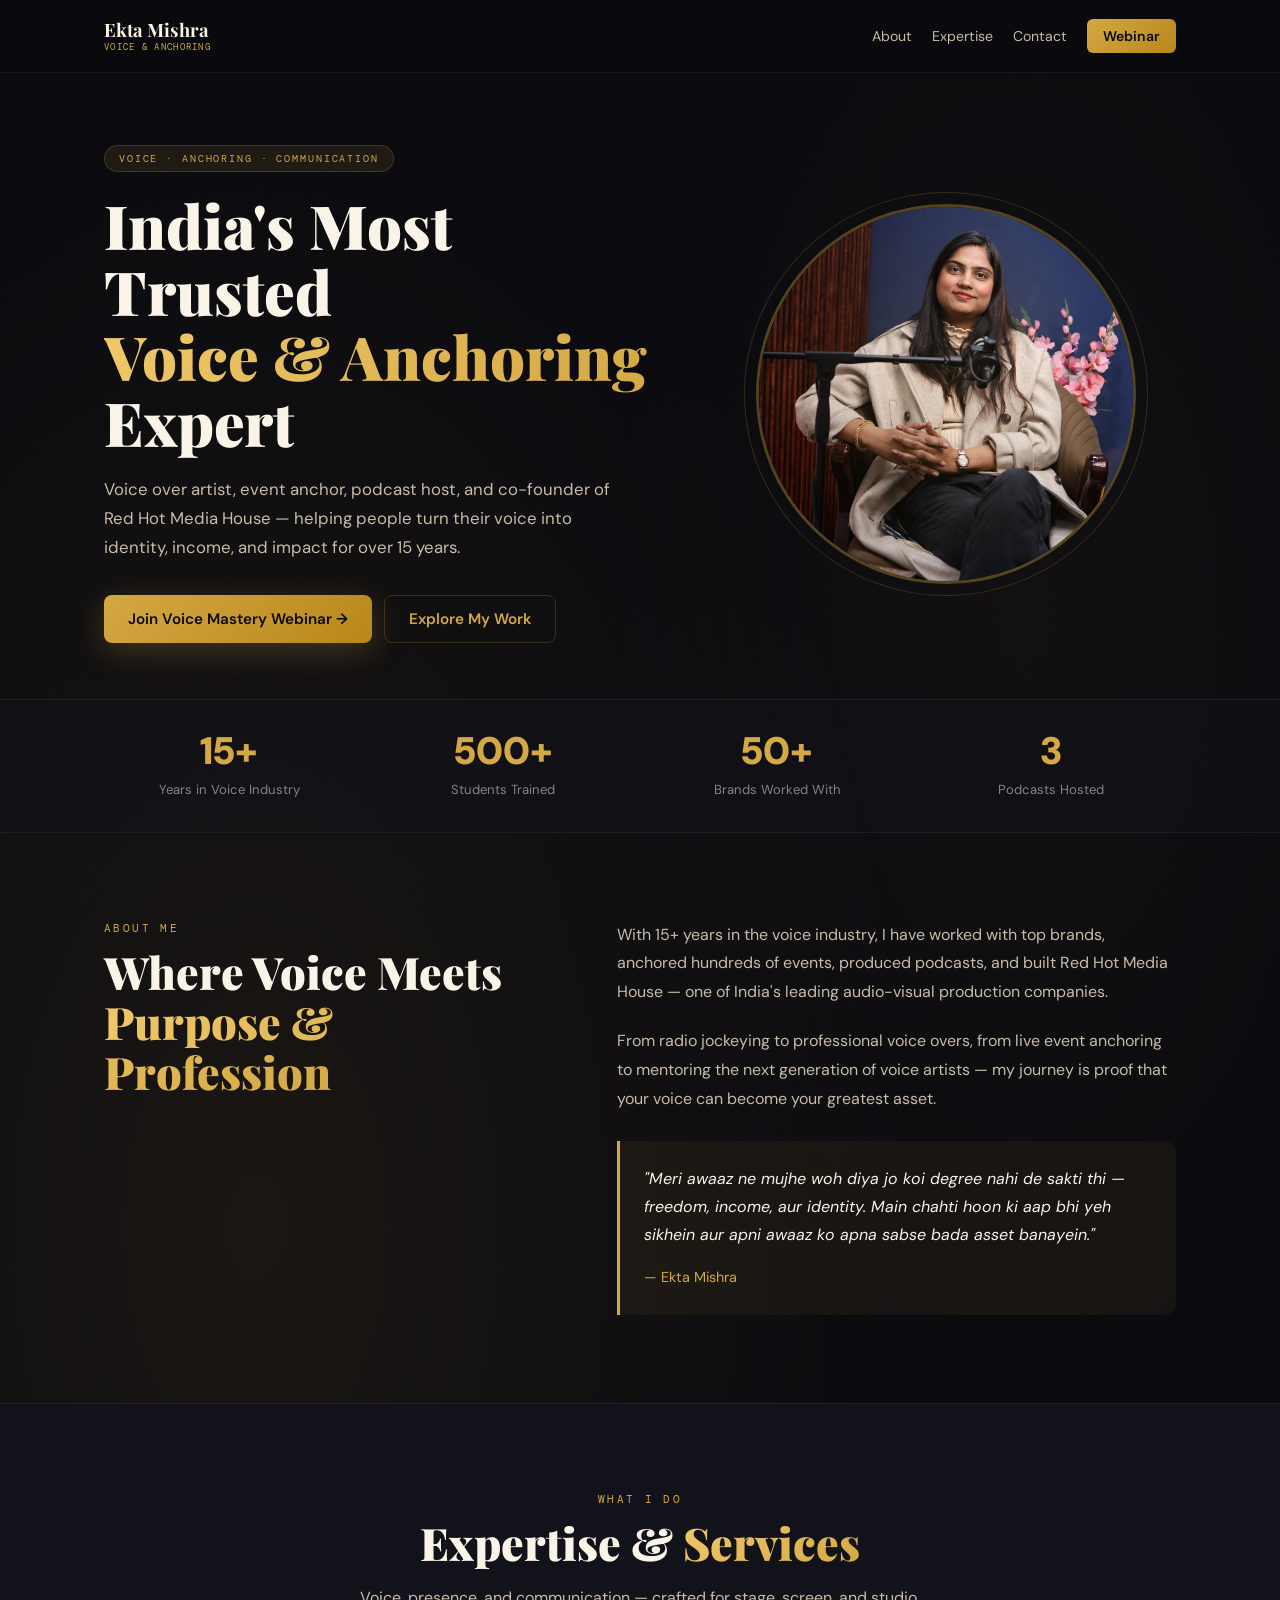
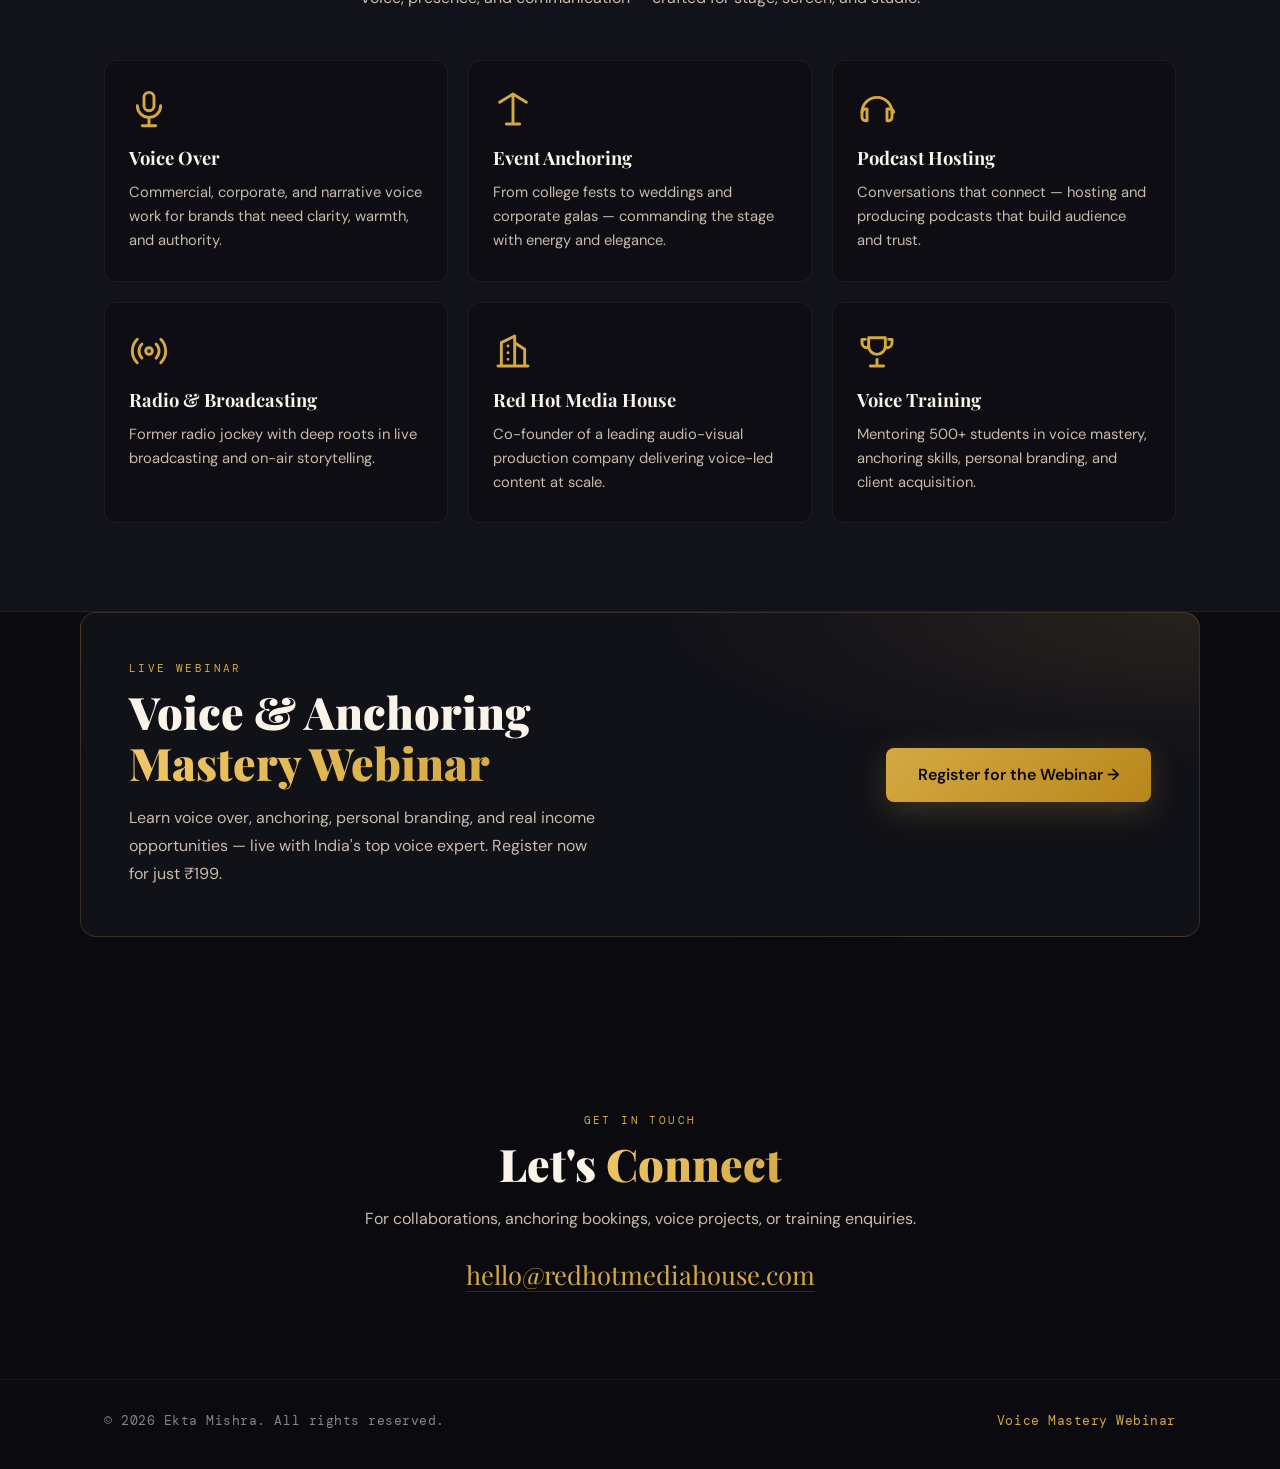
<file: index.html>
﻿<!DOCTYPE html>
<html lang="en">
<head>
  <meta name="google-site-verification" content="BLpyxl3dKmrA1bB__LFeZhbo9NJre0xAFPi5GlhNxzA" />

<!-- Google tag (gtag.js) -->
<script async src="https://www.googletagmanager.com/gtag/js?id=G-JC6XFYD4VK"></script>
<script>
  window.dataLayer = window.dataLayer || [];
  function gtag(){dataLayer.push(arguments);}
  gtag('js', new Date());

  gtag('config', 'G-JC6XFYD4VK');
</script>
<meta charset="UTF-8">
<meta name="viewport" content="width=device-width, initial-scale=1.0, viewport-fit=cover">
<meta name="description" content="Ekta Mishra — India's trusted Voice & Anchoring Expert. Voice over artist, event anchor, podcast host, and co-founder of Red Hot Media House.">
<meta name="robots" content="index, follow">
<meta property="og:title" content="Ekta Mishra | Voice & Anchoring Expert">
<meta property="og:description" content="Voice over artist, event anchor, podcast host, and mentor. 15+ years shaping voices across India.">
<meta property="og:image" content="https://ekta-mam-webinar.vercel.app/images/ekta-mishra-voice-anchoring-expert.png">
<meta property="og:image:alt" content="Ekta Mishra — Voice & Anchoring Expert">
<meta property="og:type" content="website">
<title>Ekta Mishra | Voice & Anchoring Expert</title>
<link rel="preload" as="image" href="/images/ekta-mishra-voice-anchoring-expert.png">
<link rel="preconnect" href="https://fonts.googleapis.com">
<link rel="preconnect" href="https://fonts.gstatic.com" crossorigin>
<link href="https://fonts.googleapis.com/css2?family=Playfair+Display:ital,wght@0,700;0,900;1,700&family=DM+Sans:wght@300;400;500;600;700&family=DM+Mono:wght@400;500&display=swap" rel="stylesheet">
<link rel="stylesheet" href="/css/portfolio.css">
<link rel="stylesheet" href="/css/icons.css">
<script type="application/ld+json">
{
  "@context": "https://schema.org",
  "@type": "Person",
  "name": "Ekta Mishra",
  "jobTitle": "Voice & Anchoring Expert",
  "description": "India's trusted voice over artist, event anchor, podcast host, and co-founder of Red Hot Media House.",
  "image": "https://ekta-mam-webinar.vercel.app/images/ekta-mishra-voice-anchoring-expert.png",
  "worksFor": {
    "@type": "Organization",
    "name": "Red Hot Media House"
  }
}
</script>

<!-- Meta Pixel Code -->
<script>
  !function(f,b,e,v,n,t,s)
  {if(f.fbq)return;n=f.fbq=function(){n.callMethod?
  n.callMethod.apply(n,arguments):n.queue.push(arguments)};
  if(!f._fbq)f._fbq=n;n.push=n;n.loaded=!0;n.version='2.0';
  n.queue=[];t=b.createElement(e);t.async=!0;
  t.src=v;s=b.getElementsByTagName(e)[0];
  s.parentNode.insertBefore(t,s)}(window, document,'script',
  'https://connect.facebook.net/en_US/fbevents.js');
  fbq('init', '1639422217355218');
  fbq('track', 'PageView');
  </script>
  <noscript><img height="1" width="1" style="display:none"
  src="https://www.facebook.com/tr?id=1639422217355218&ev=PageView&noscript=1"
  /></noscript>
  <!-- End Meta Pixel Code -->


</head>
<body>
<header class="site-header">
  <div class="container header-inner">
    <a href="/" class="brand">
      <span class="brand-name">Ekta Mishra</span>
      <span class="brand-tag">Voice & Anchoring</span>
    </a>
    <nav class="site-nav" aria-label="Primary">
      <a href="#about">About</a>
      <a href="#expertise">Expertise</a>
      <a href="#contact">Contact</a>
      <a href="/voice-mastery-webinar/" class="nav-cta">Webinar</a>
    </nav>
  </div>
</header>

<main>
  <section class="hero" id="home">
    <div class="container hero-grid">
      <div class="hero-content">
        <div class="hero-badge">Voice · Anchoring · Communication</div>
        <h1 class="hero-title">
          India's Most Trusted<br>
          <span class="accent">Voice & Anchoring</span> Expert
        </h1>
        <p class="hero-lead">
          Voice over artist, event anchor, podcast host, and co-founder of Red Hot Media House —
          helping people turn their voice into identity, income, and impact for over 15 years.
        </p>
        <div class="hero-actions">
          <a href="/voice-mastery-webinar/" class="btn-primary">
            <span>Join Voice Mastery Webinar →</span>
          </a>
          <a href="#about" class="btn-ghost">
            <span>Explore My Work</span>
          </a>
        </div>
      </div>
      <div class="hero-photo-wrap">
        <div class="hero-photo-ring" aria-hidden="true"></div>
        <img
          class="hero-photo"
          src="/images/ekta-mishra-voice-anchoring-expert.png"
          alt="Ekta Mishra — Voice & Anchoring Expert, Co-Founder of Red Hot Media House"
          title="Ekta Mishra — Voice Over Artist, Event Anchor & Podcast Host"
          width="420"
          height="420"
          fetchpriority="high"
          decoding="async"
        >
      </div>
    </div>
  </section>

  <section class="stats-bar" aria-label="Career highlights">
    <div class="container stats-grid">
      <div class="stat-item">
        <span class="stat-num">15+</span>
        <span class="stat-label">Years in Voice Industry</span>
      </div>
      <div class="stat-item">
        <span class="stat-num">500+</span>
        <span class="stat-label">Students Trained</span>
      </div>
      <div class="stat-item">
        <span class="stat-num">50+</span>
        <span class="stat-label">Brands Worked With</span>
      </div>
      <div class="stat-item">
        <span class="stat-num">3</span>
        <span class="stat-label">Podcasts Hosted</span>
      </div>
    </div>
  </section>

  <section class="section" id="about">
    <div class="container about-grid">
      <div class="section-head">
        <div class="section-label">About Me</div>
        <h2 class="section-title">Where Voice Meets<br><span class="accent">Purpose & Profession</span></h2>
      </div>
      <div class="about-body">
        <p>
          With 15+ years in the voice industry, I have worked with top brands, anchored hundreds of events,
          produced podcasts, and built Red Hot Media House — one of India's leading audio-visual production companies.
        </p>
        <p>
          From radio jockeying to professional voice overs, from live event anchoring to mentoring the next generation
          of voice artists — my journey is proof that your voice can become your greatest asset.
        </p>
        <blockquote class="quote">
          "Meri awaaz ne mujhe woh diya jo koi degree nahi de sakti thi — freedom, income, aur identity.
          Main chahti hoon ki aap bhi yeh sikhein aur apni awaaz ko apna sabse bada asset banayein."
          <cite>— Ekta Mishra</cite>
        </blockquote>
      </div>
    </div>
  </section>

  <section class="section section-dark" id="expertise">
    <div class="container">
      <div class="section-head text-center">
        <div class="section-label">What I Do</div>
        <h2 class="section-title">Expertise & <span class="accent">Services</span></h2>
        <p class="section-sub">Voice, presence, and communication — crafted for stage, screen, and studio.</p>
      </div>
      <div class="expertise-grid">
        <article class="expertise-card">
          <div class="expertise-icon card-icon" aria-hidden="true"><span class="ui-icon ui-icon--2xl ui-icon--animated" data-icon="icon-mic"></span></div>
          <h3>Voice Over</h3>
          <p>Commercial, corporate, and narrative voice work for brands that need clarity, warmth, and authority.</p>
        </article>
        <article class="expertise-card">
          <div class="expertise-icon card-icon" aria-hidden="true"><span class="ui-icon ui-icon--2xl ui-icon--animated" data-icon="icon-stage"></span></div>
          <h3>Event Anchoring</h3>
          <p>From college fests to weddings and corporate galas — commanding the stage with energy and elegance.</p>
        </article>
        <article class="expertise-card">
          <div class="expertise-icon card-icon" aria-hidden="true"><span class="ui-icon ui-icon--2xl ui-icon--animated" data-icon="icon-headphones"></span></div>
          <h3>Podcast Hosting</h3>
          <p>Conversations that connect — hosting and producing podcasts that build audience and trust.</p>
        </article>
        <article class="expertise-card">
          <div class="expertise-icon card-icon" aria-hidden="true"><span class="ui-icon ui-icon--2xl ui-icon--animated" data-icon="icon-radio"></span></div>
          <h3>Radio & Broadcasting</h3>
          <p>Former radio jockey with deep roots in live broadcasting and on-air storytelling.</p>
        </article>
        <article class="expertise-card">
          <div class="expertise-icon card-icon" aria-hidden="true"><span class="ui-icon ui-icon--2xl ui-icon--animated" data-icon="icon-building"></span></div>
          <h3>Red Hot Media House</h3>
          <p>Co-founder of a leading audio-visual production company delivering voice-led content at scale.</p>
        </article>
        <article class="expertise-card">
          <div class="expertise-icon card-icon" aria-hidden="true"><span class="ui-icon ui-icon--2xl ui-icon--animated" data-icon="icon-trophy"></span></div>
          <h3>Voice Training</h3>
          <p>Mentoring 500+ students in voice mastery, anchoring skills, personal branding, and client acquisition.</p>
        </article>
      </div>
    </div>
  </section>

  <section class="section cta-section">
    <div class="container cta-card">
      <div class="cta-content">
        <div class="section-label">Live Webinar</div>
        <h2 class="section-title">Voice & Anchoring<br><span class="accent">Mastery Webinar</span></h2>
        <p class="section-sub">
          Learn voice over, anchoring, personal branding, and real income opportunities — live with India's top voice expert.
          Register now for just ₹199.
        </p>
      </div>
      <a href="/voice-mastery-webinar/" class="btn-primary btn-lg">
        <span>Register for the Webinar →</span>
      </a>
    </div>
  </section>

  <section class="section" id="contact">
    <div class="container contact-wrap">
      <div class="section-head text-center">
        <div class="section-label">Get In Touch</div>
        <h2 class="section-title">Let's <span class="accent">Connect</span></h2>
        <p class="section-sub">For collaborations, anchoring bookings, voice projects, or training enquiries.</p>
      </div>
      <p class="contact-email">
        <a href="mailto:hello@redhotmediahouse.com">hello@redhotmediahouse.com</a>
      </p>
    </div>
  </section>
</main>

<footer class="site-footer">
  <div class="container footer-inner">
    <p>© 2026 Ekta Mishra. All rights reserved.</p>
    <a href="/voice-mastery-webinar/" class="footer-link">Voice Mastery Webinar</a>
  </div>
</footer>

<script src="/js/icons.js"></script>
</body>
</html>
</file>
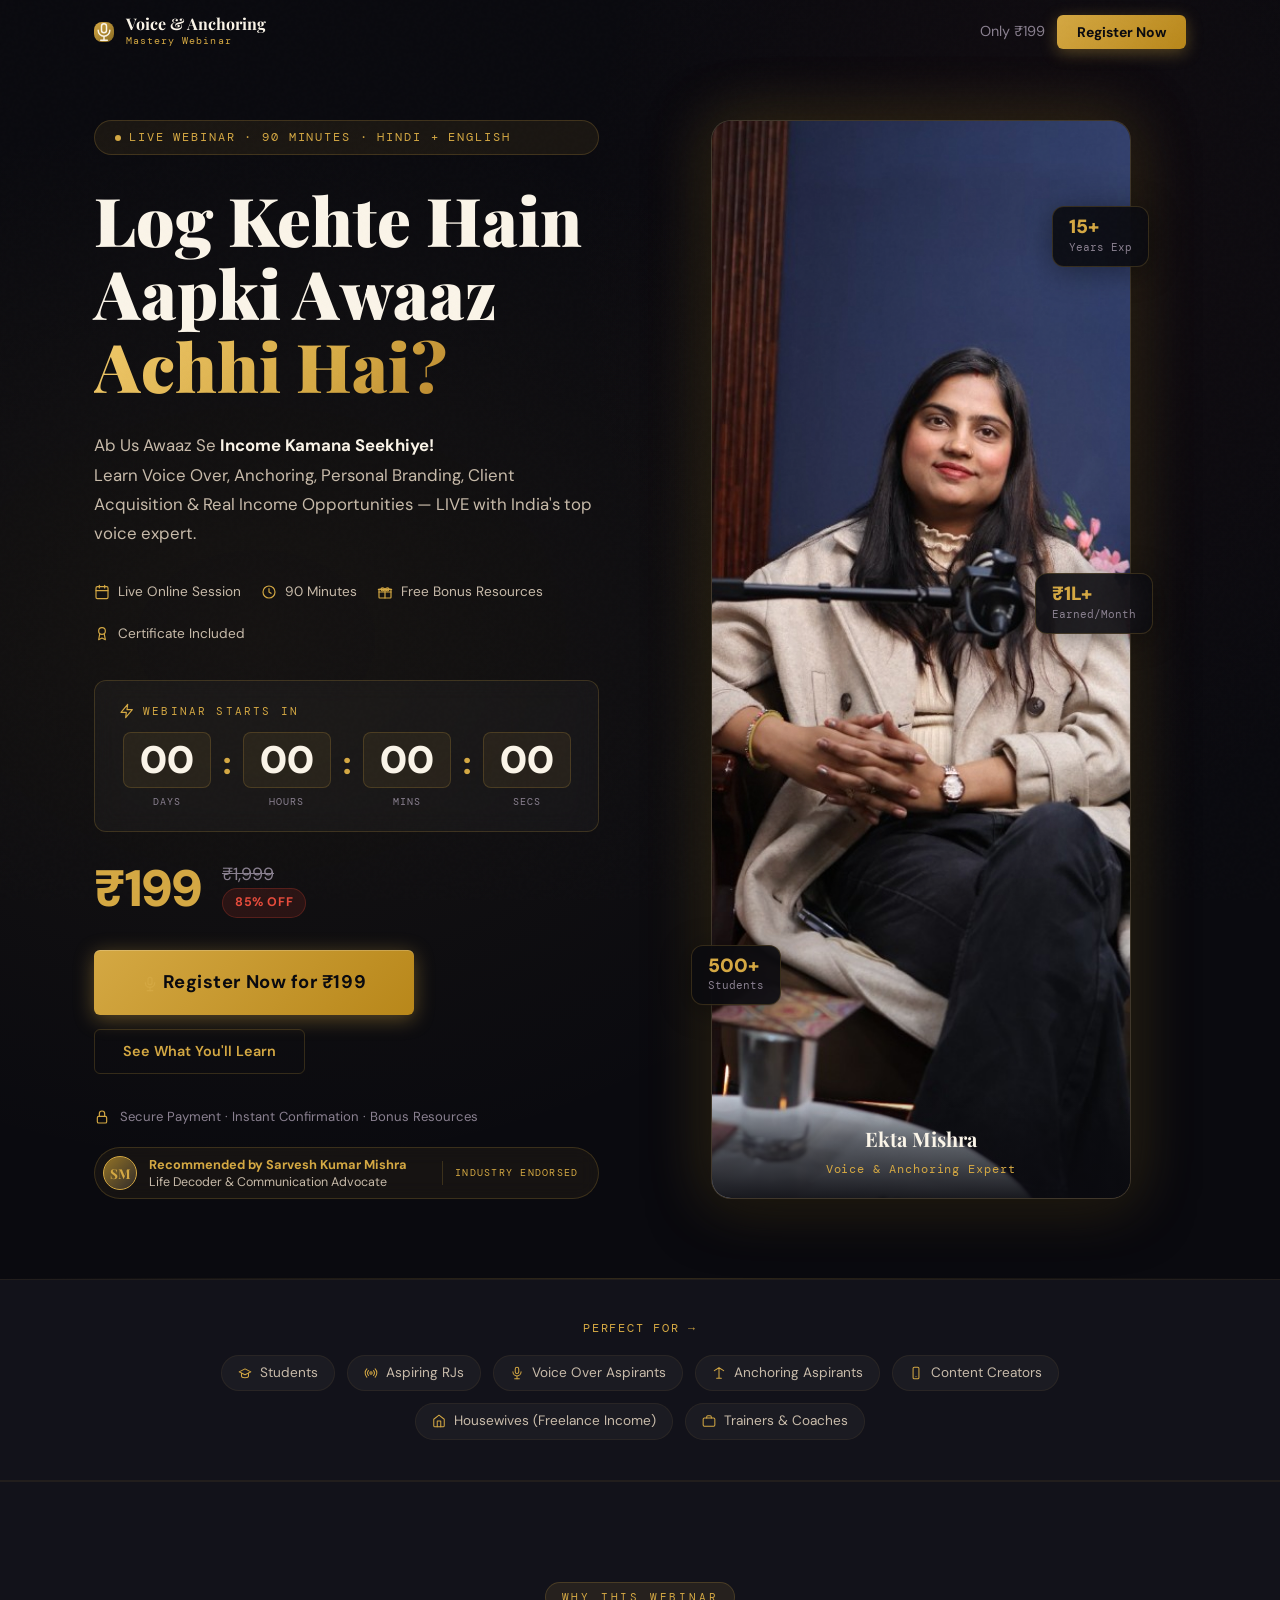
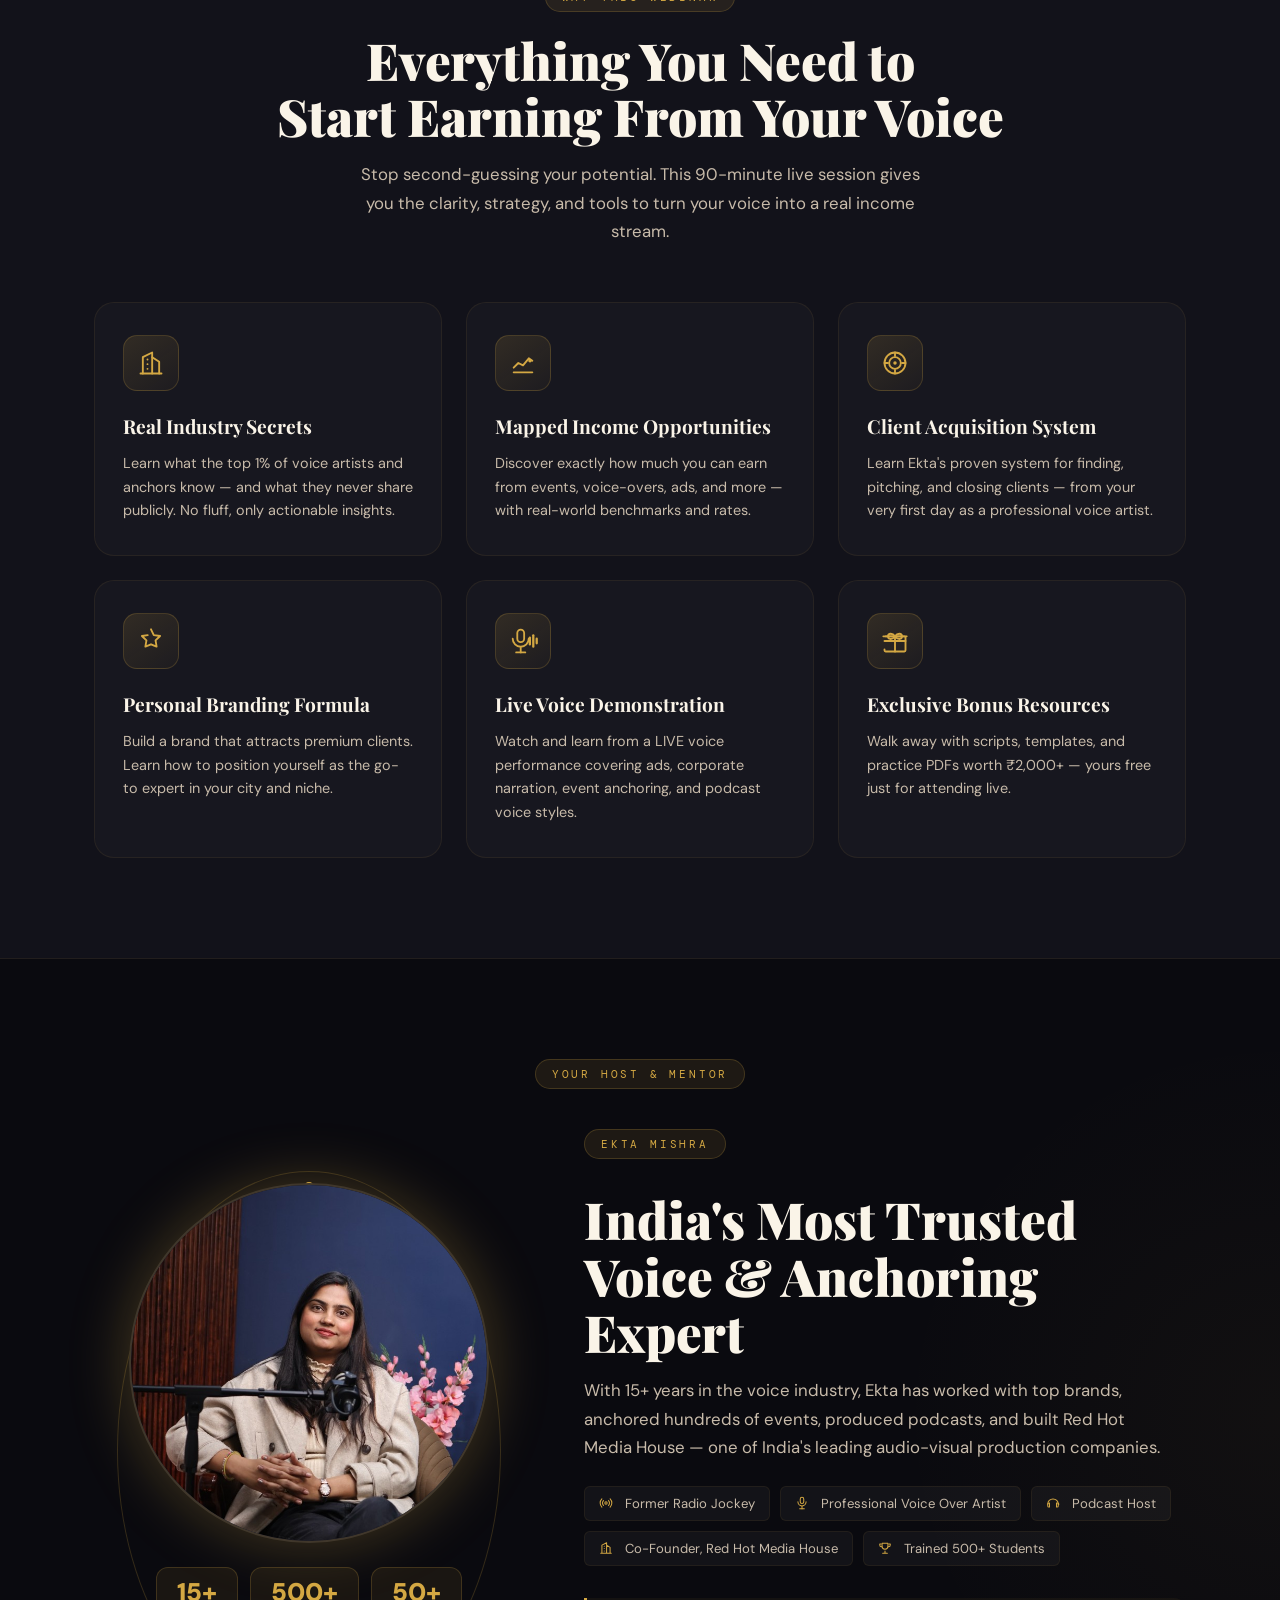
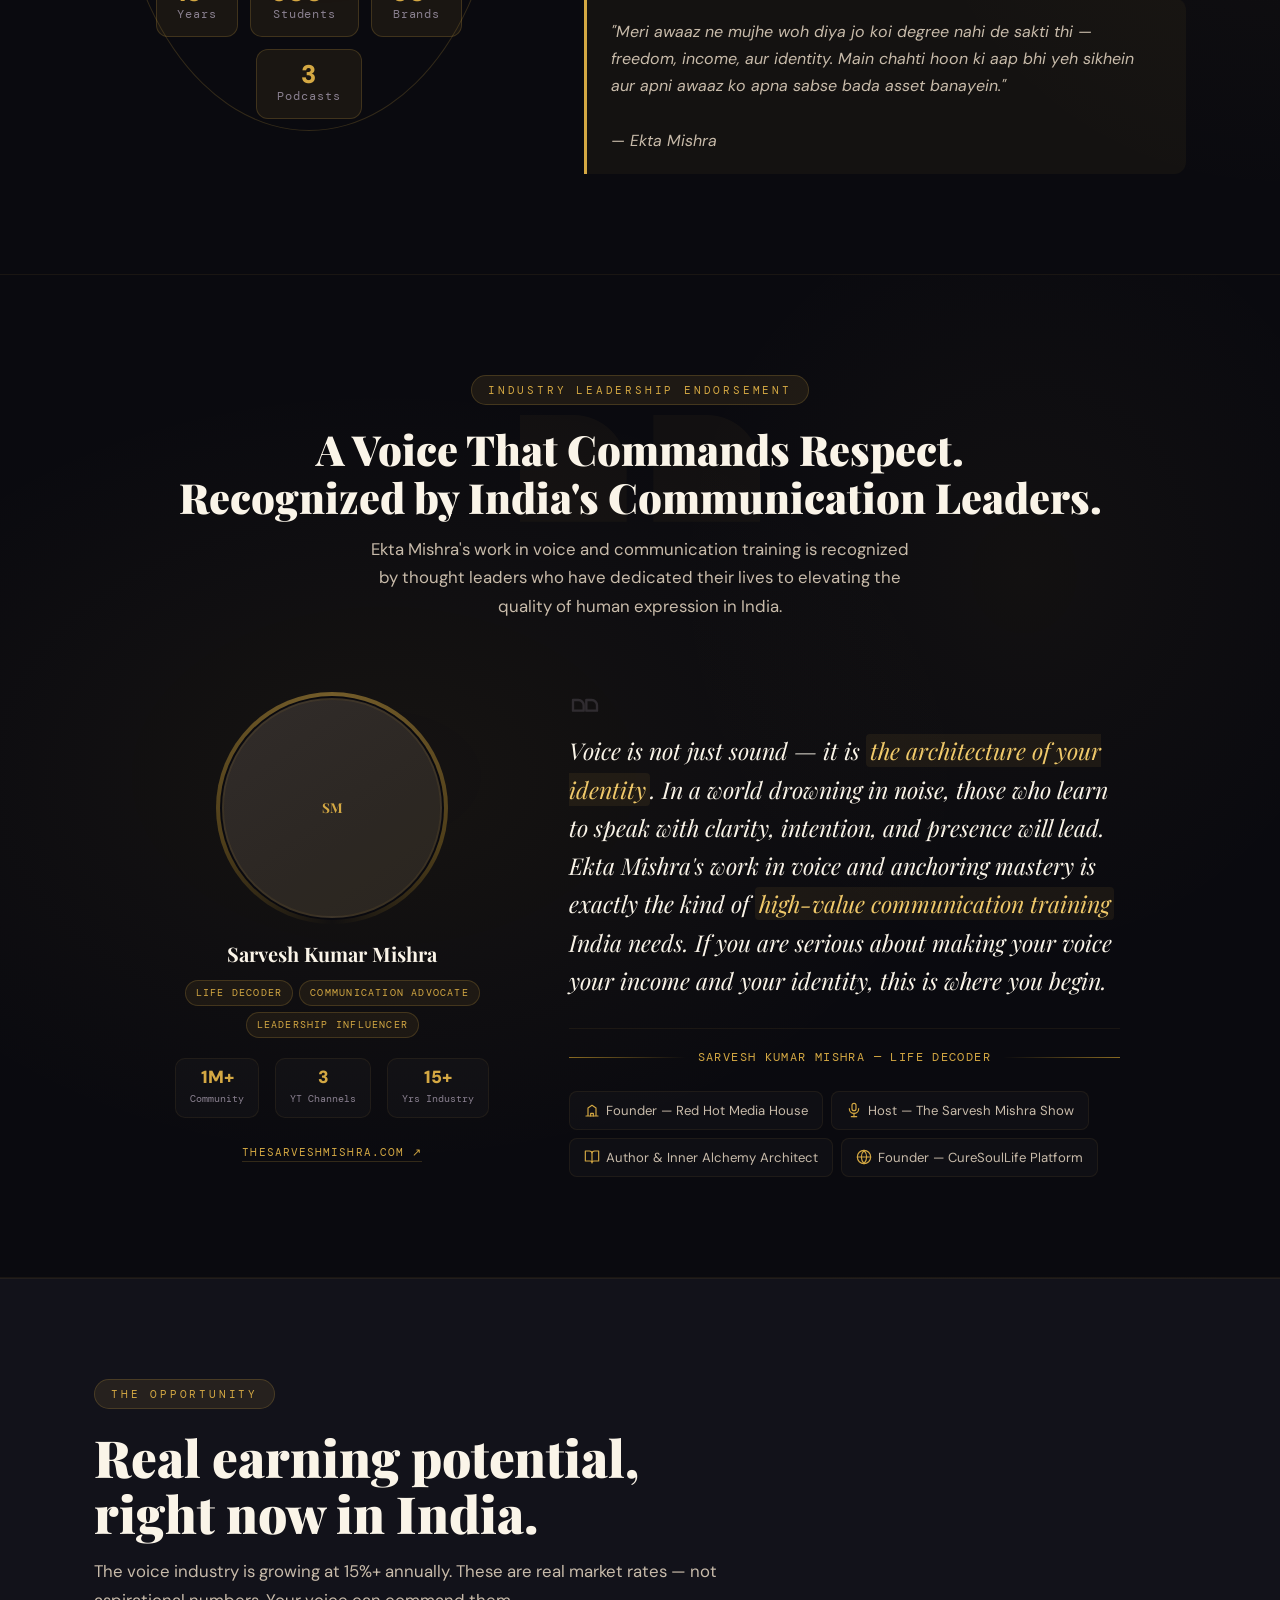
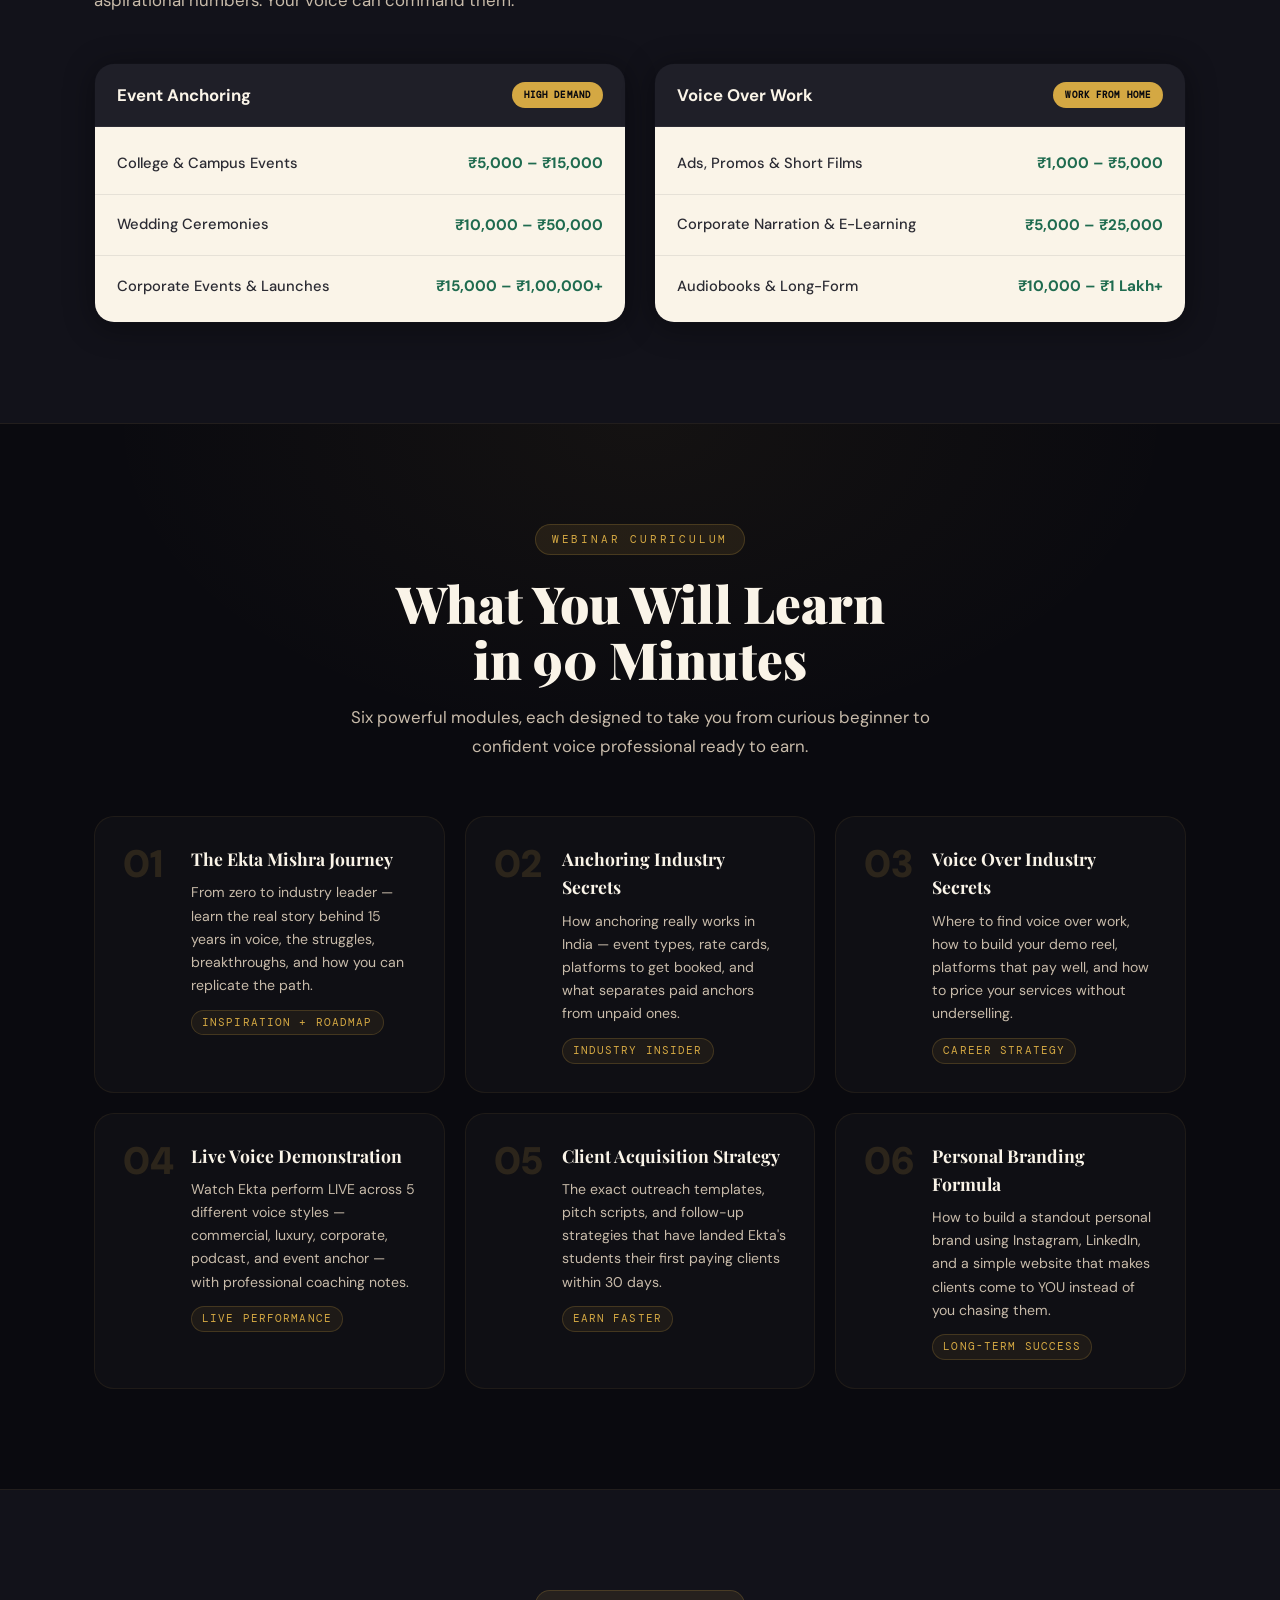
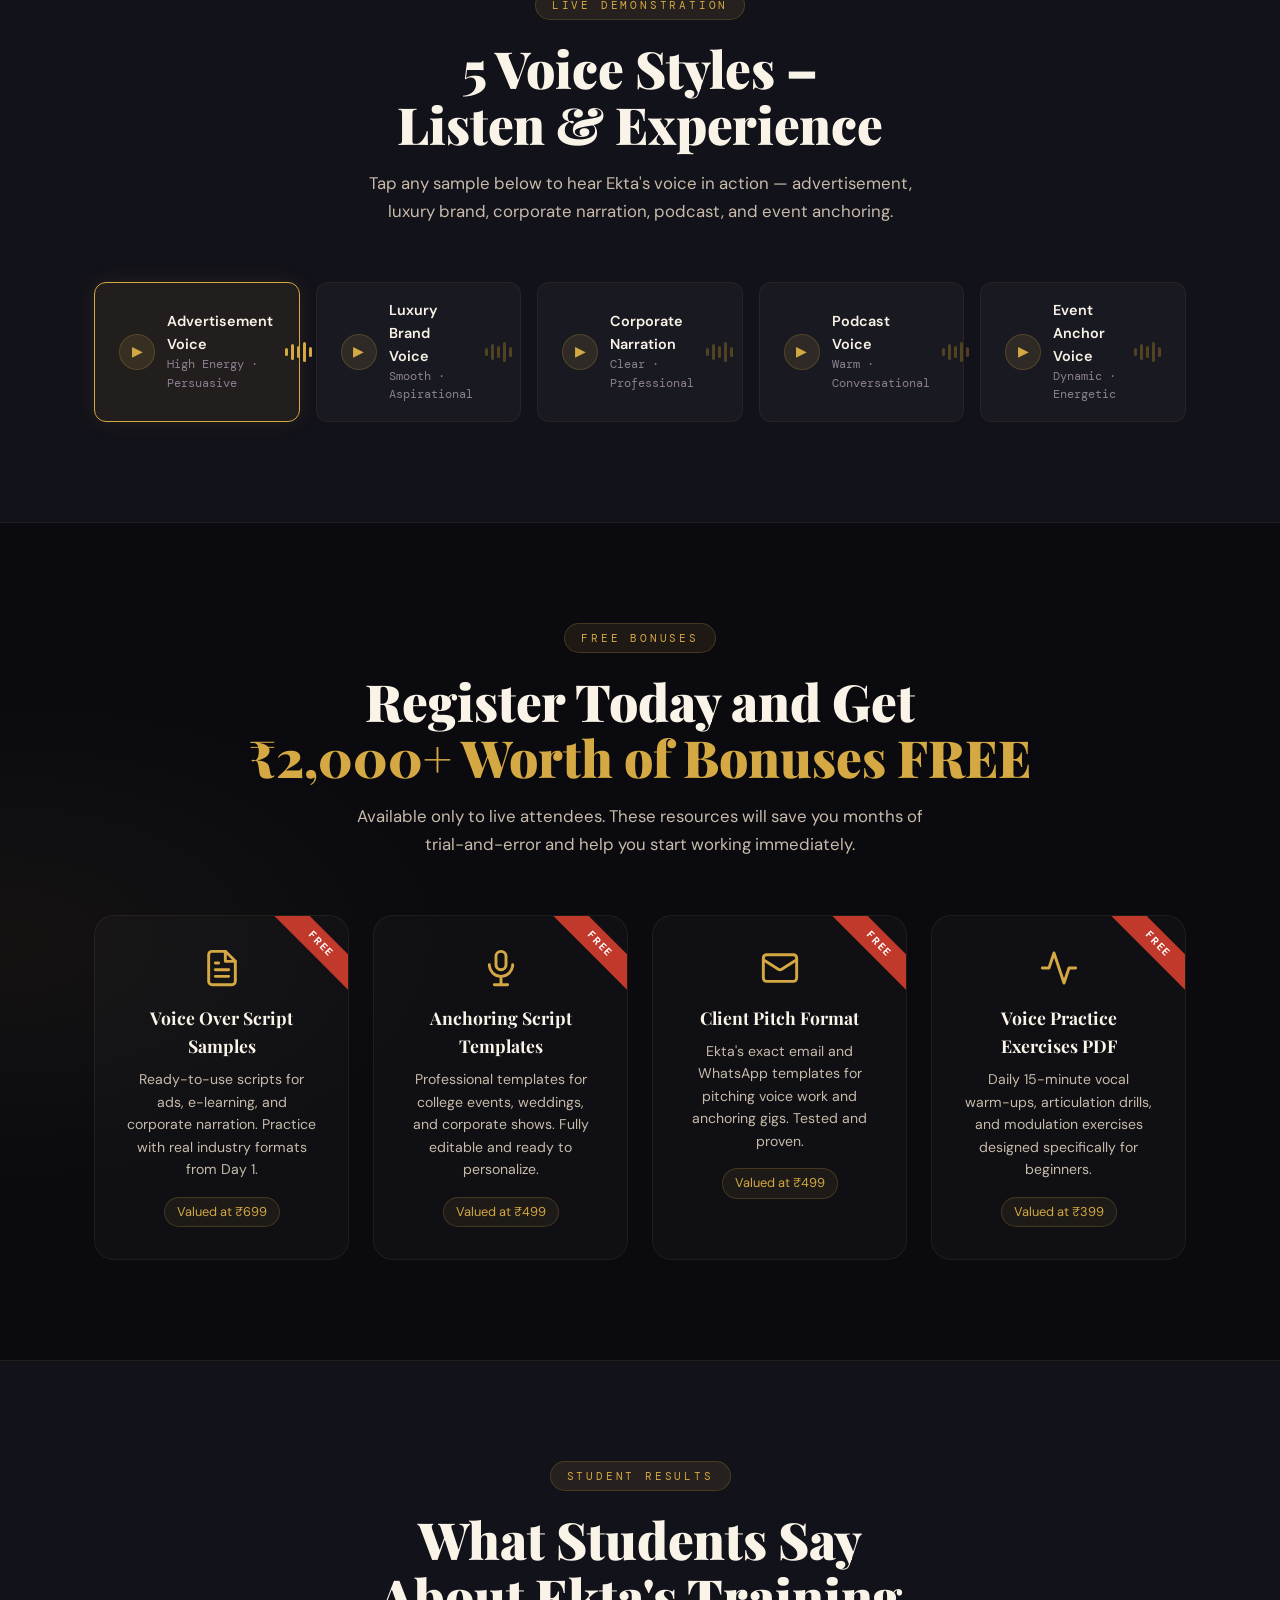
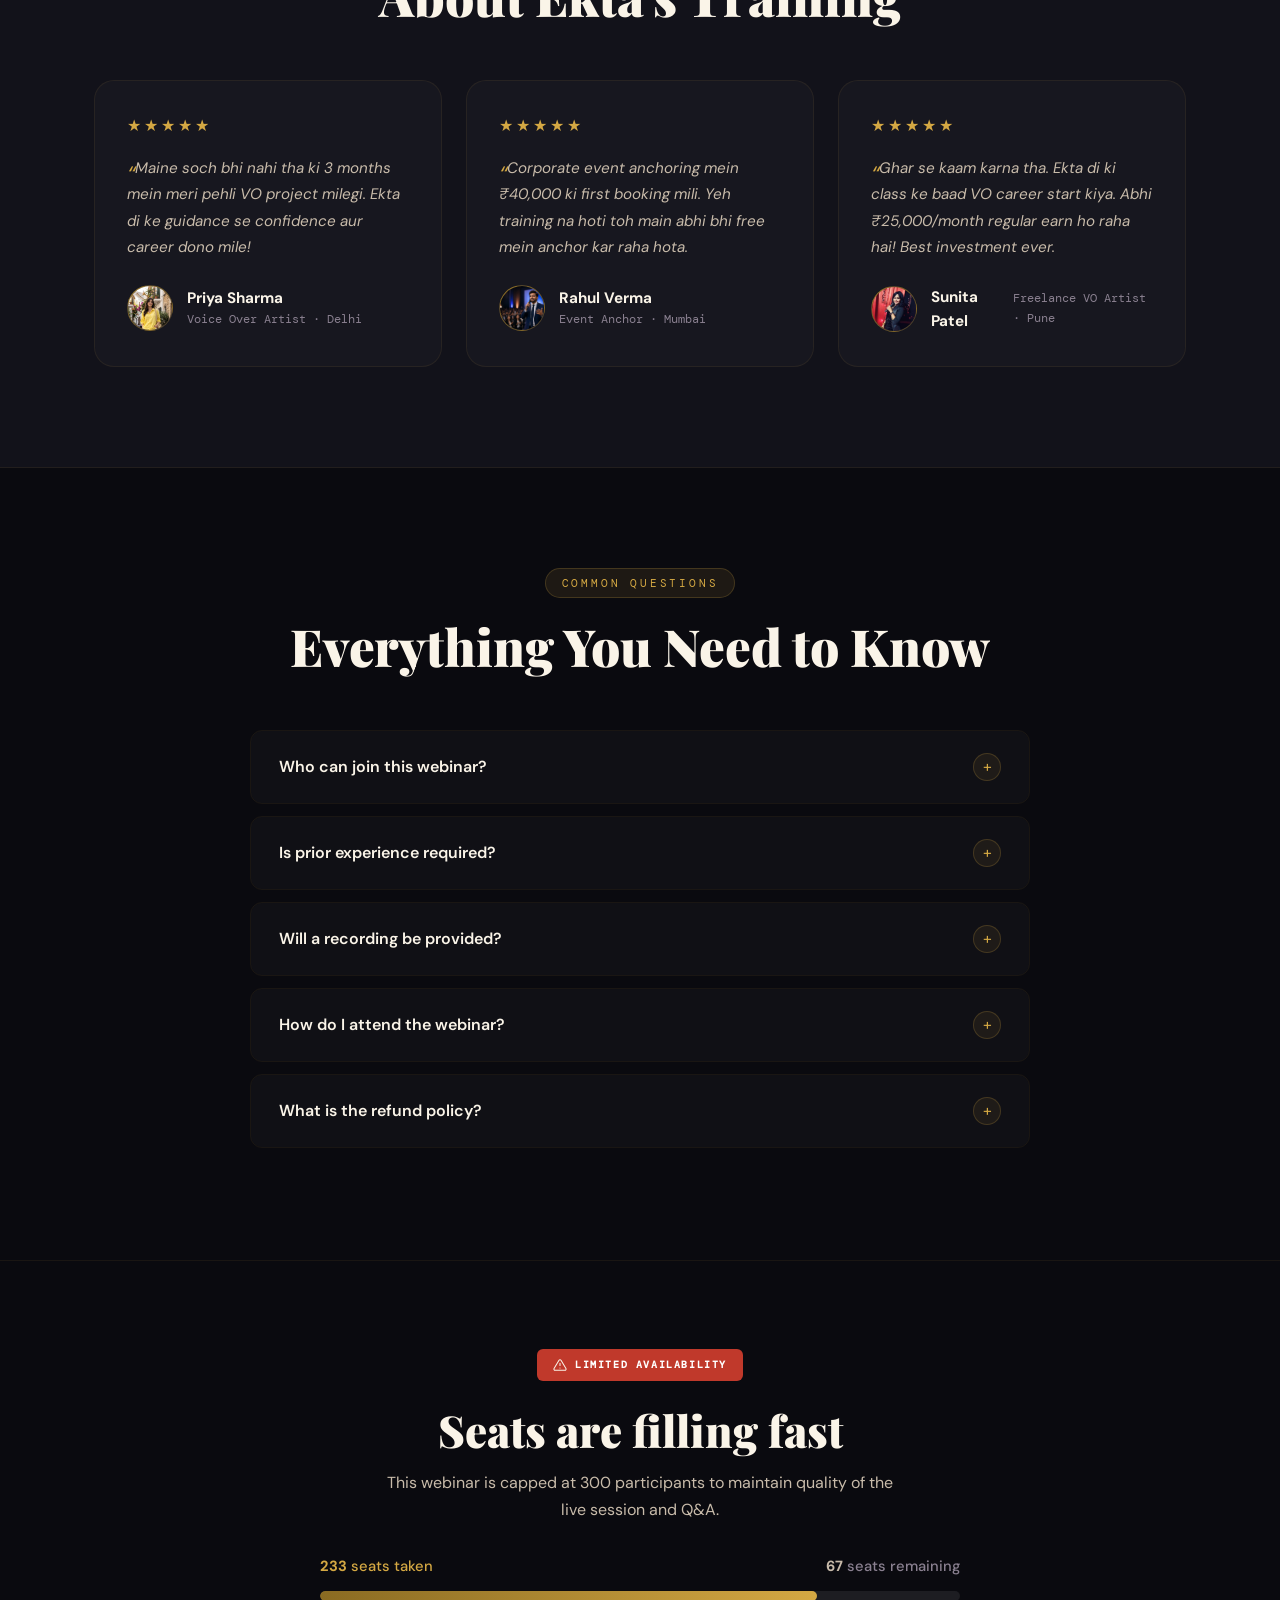
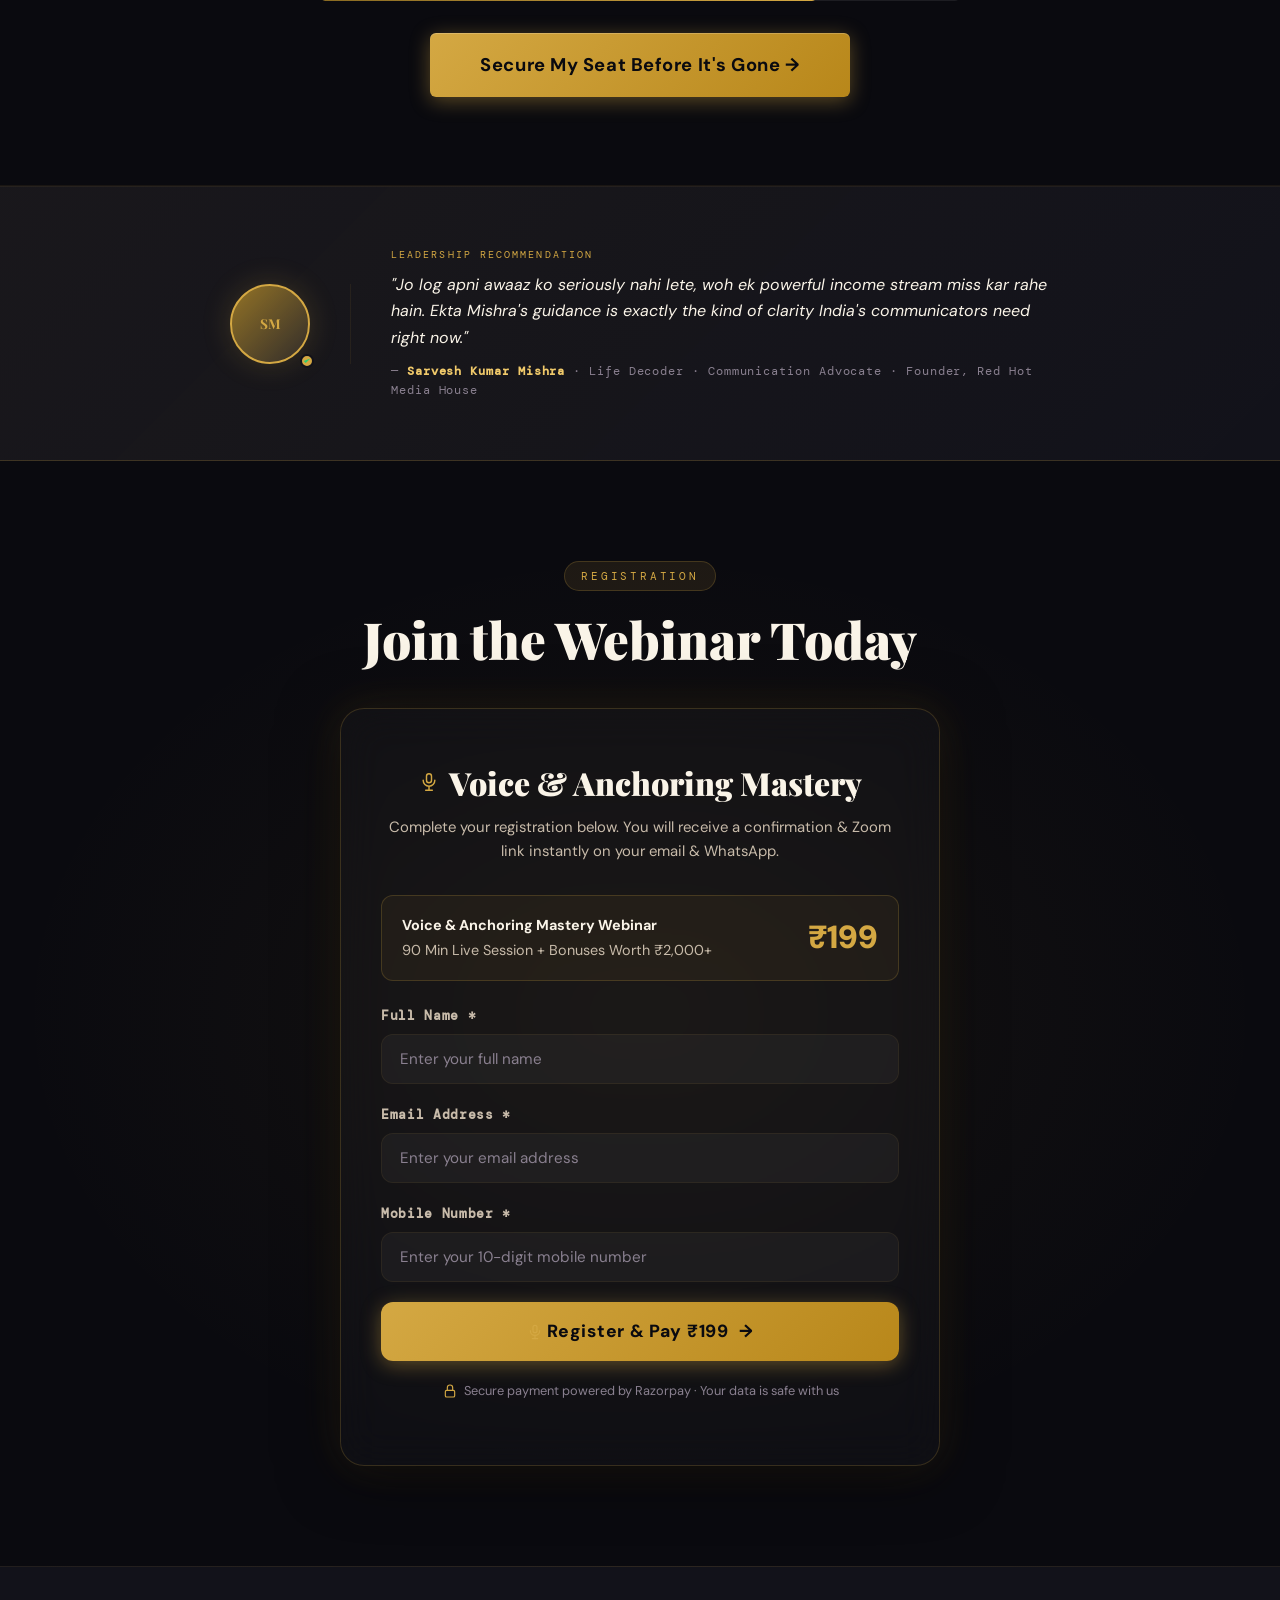
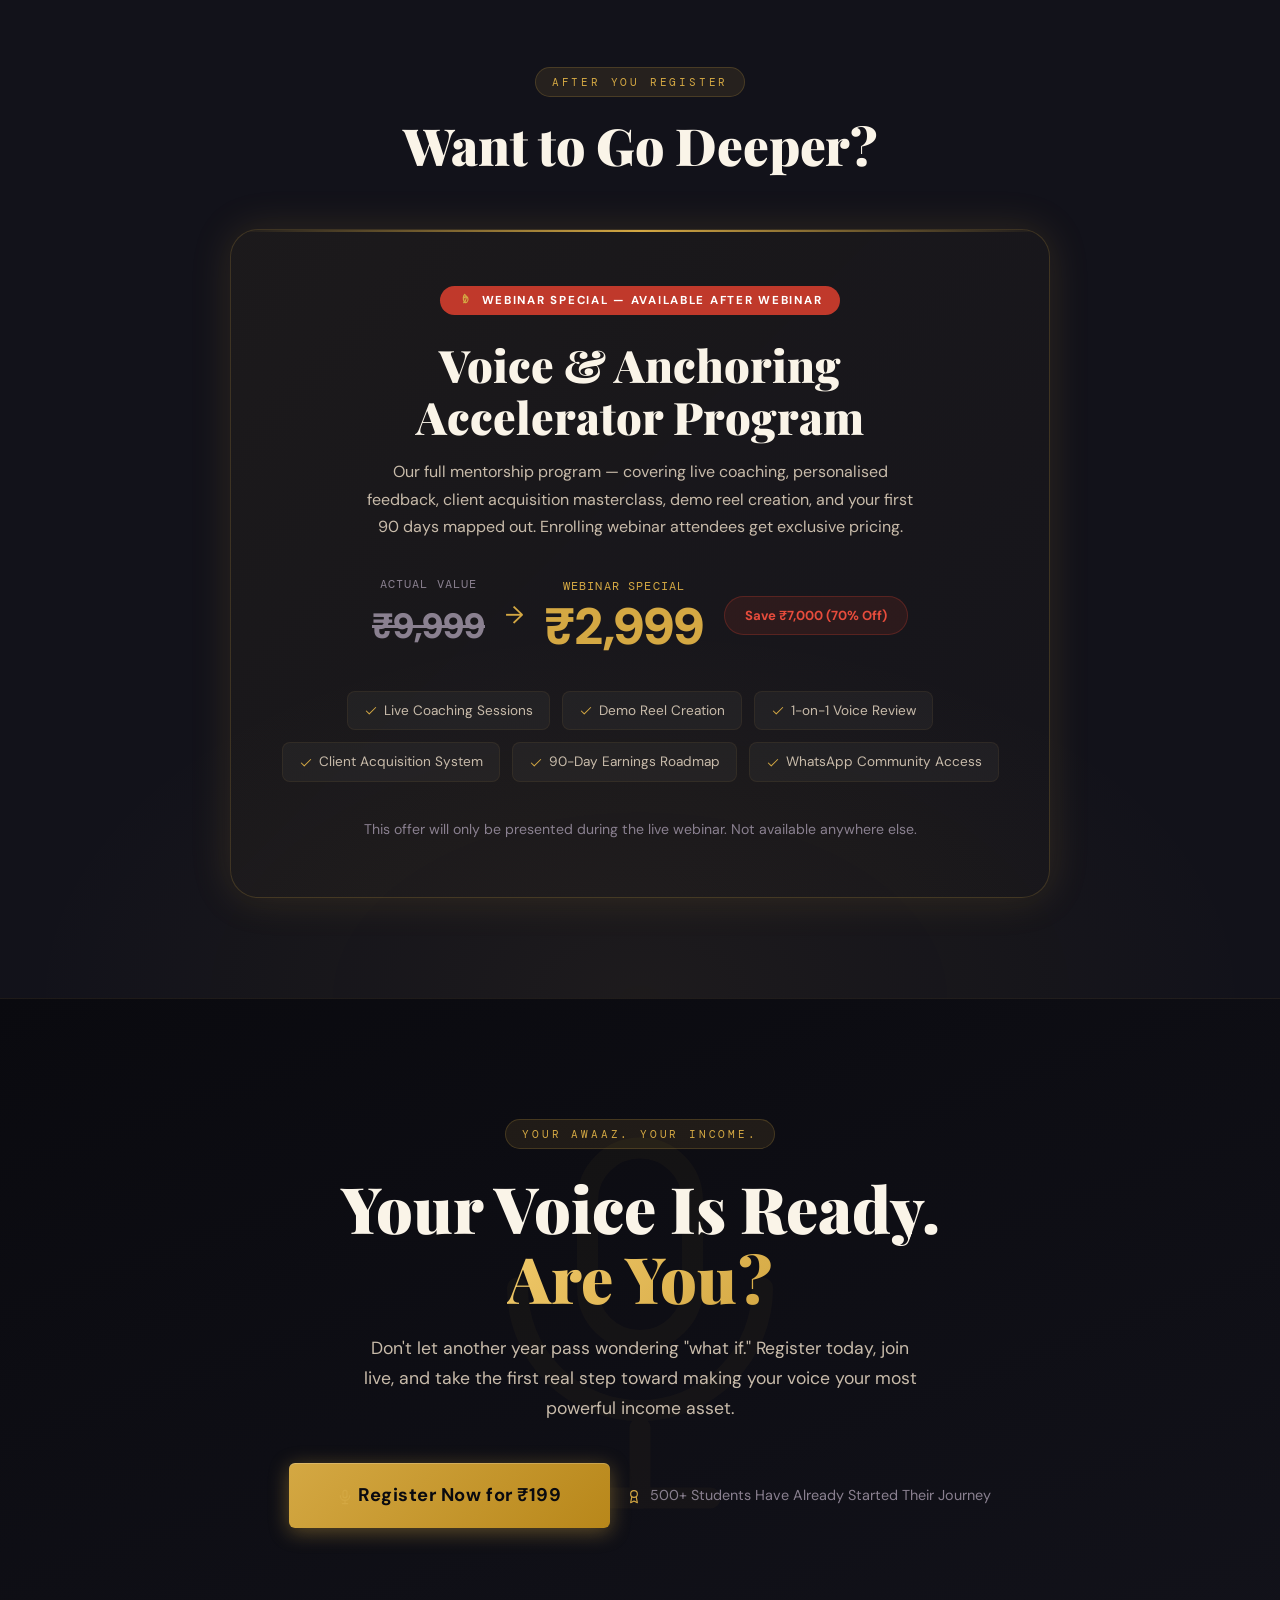
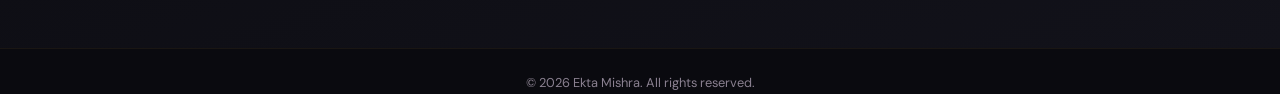
<file: voice-mastery-webinar/index.html>
﻿<!DOCTYPE html>
<html lang="en">
<head>
<!-- Google tag (gtag.js) -->
<script async src="https://www.googletagmanager.com/gtag/js?id=G-JC6XFYD4VK"></script>
<script>
  window.dataLayer = window.dataLayer || [];
  function gtag(){dataLayer.push(arguments);}
  gtag('js', new Date());

  gtag('config', 'G-JC6XFYD4VK');
</script>
<meta charset="UTF-8">
<meta name="viewport" content="width=device-width, initial-scale=1.0, viewport-fit=cover">
<meta name="description" content="Join Ekta Mishra's Voice & Anchoring Mastery Webinar. Learn Voice Over, Anchoring, Personal Branding & Client Acquisition. Register for just ₹199. Limited seats available!">
<meta property="og:title" content="Voice & Anchoring Mastery Webinar | Ekta Mishra | ₹199 Only">
<meta property="og:description" content="Ab Apni Awaaz Se Income Kamao! Live 90-Min Webinar with India's Top Voice & Anchoring Expert. Register Now at ₹199.">
<meta property="og:image" content="https://ekta-mam-webinar.vercel.app/images/ekta-mishra-voice-anchoring-expert.png">
<meta property="og:image:alt" content="Ekta Mishra — Voice & Anchoring Expert and Webinar Host">
<meta name="twitter:card" content="summary_large_image">
<meta name="twitter:image" content="https://ekta-mam-webinar.vercel.app/images/ekta-mishra-voice-anchoring-expert.png">
<meta name="twitter:image:alt" content="Ekta Mishra — Voice & Anchoring Expert and Webinar Host">
<meta name="keywords" content="voice over webinar, anchoring course, ekta mishra, voice over income, radio jockey, voice career india">
<title>Voice & Anchoring Mastery Webinar | Ekta Mishra | Register at ₹199</title>
<link rel="canonical" href="https://ekta-mam-webinar.vercel.app/voice-mastery-webinar/">
<meta property="og:url" content="https://ekta-mam-webinar.vercel.app/voice-mastery-webinar/">
<link rel="preload" as="image" href="/images/ekta-mishra-voice-anchoring-expert.png" fetchpriority="high">
<script type="application/ld+json">
{
  "@context": "https://schema.org",
  "@type": "Person",
  "name": "Ekta Mishra",
  "jobTitle": "Voice & Anchoring Expert",
  "description": "India's trusted voice over artist, event anchor, podcast host, and co-founder of Red Hot Media House.",
  "image": "https://ekta-mam-webinar.vercel.app/images/ekta-mishra-voice-anchoring-expert.png",
  "worksFor": {
    "@type": "Organization",
    "name": "Red Hot Media House"
  }
}
</script>
<link rel="preconnect" href="https://fonts.googleapis.com">
<link rel="preconnect" href="https://fonts.gstatic.com" crossorigin>
<link href="https://fonts.googleapis.com/css2?family=Playfair+Display:ital,wght@0,700;0,900;1,700&family=DM+Sans:wght@300;400;500;600;700&family=DM+Mono:wght@400;500&display=swap" rel="stylesheet">
<link rel="stylesheet" href="/css/style.css">
<link rel="stylesheet" href="/css/icons.css">

<!-- Meta Pixel Code -->
<script>
  !function(f,b,e,v,n,t,s)
  {if(f.fbq)return;n=f.fbq=function(){n.callMethod?
  n.callMethod.apply(n,arguments):n.queue.push(arguments)};
  if(!f._fbq)f._fbq=n;n.push=n;n.loaded=!0;n.version='2.0';
  n.queue=[];t=b.createElement(e);t.async=!0;
  t.src=v;s=b.getElementsByTagName(e)[0];
  s.parentNode.insertBefore(t,s)}(window, document,'script',
  'https://connect.facebook.net/en_US/fbevents.js');
  fbq('init', '1639422217355218');
  fbq('track', 'PageView');
  </script>
  <noscript><img height="1" width="1" style="display:none"
  src="https://www.facebook.com/tr?id=1639422217355218&ev=PageView&noscript=1"
  /></noscript>
  <!-- End Meta Pixel Code -->

</head>
<body>

<!-- ─── STICKY MOBILE CTA (fixed bottom bar on mobile) ─────────────────────── -->
<div id="sticky-mobile-cta" aria-label="Quick registration">
  <div class="sticky-mobile-price">
    <div class="sticky-price">₹199</div>
    <div class="sticky-label">Only</div>
  </div>
  <button type="button" class="sticky-cta-btn" onclick="document.getElementById('register').scrollIntoView({behavior:'smooth'})">
    Register Now
  </button>
</div>

<!-- ─── STICKY HEADER ──────────────────────────────────────────────────────── -->
<header id="site-header">
  <div class="header-inner">
    <div class="header-logo">
      <div class="logo-icon ui-icon ui-icon--md ui-icon--cream" data-icon="icon-mic"></div>
      <div>
        <div class="logo-text">Voice & Anchoring</div>
        <div class="logo-sub">Mastery Webinar</div>
      </div>
    </div>
    <div class="header-cta-wrap">
      <span class="header-price">Only ₹199</span>
      <a href="#register" class="header-register-btn">Register Now</a>
    </div>
  </div>
</header>

<!-- ─── HERO ───────────────────────────────────────────────────────────────── -->
<section id="hero">
  <div class="container">
    <div class="hero-grid">

      <!-- Left: Text Content -->
      <div class="hero-content">
        <div class="hero-badge reveal">
          <span class="dot"></span>
          Live Webinar · 90 Minutes · Hindi + English
        </div>

        <h1 class="hero-headline reveal reveal-delay-1">
          Log Kehte Hain<br>
          Aapki Awaaz<br>
          <span class="accent-line">Achhi Hai?</span>
        </h1>

        <p class="hero-sub reveal reveal-delay-2">
          Ab Us Awaaz Se <strong style="color:var(--cream)">Income Kamana Seekhiye!</strong><br>
          Learn Voice Over, Anchoring, Personal Branding, Client Acquisition & Real Income Opportunities — LIVE with India's top voice expert.
        </p>

        <div class="hero-meta reveal reveal-delay-2">
          <div class="hero-chip"><span class="icon ui-icon ui-icon--sm" data-icon="icon-calendar"></span> <span>Live Online Session</span></div>
          <div class="hero-chip"><span class="icon ui-icon ui-icon--sm" data-icon="icon-clock"></span> <span>90 Minutes</span></div>
          <div class="hero-chip"><span class="icon ui-icon ui-icon--sm" data-icon="icon-gift"></span> <span>Free Bonus Resources</span></div>
          <div class="hero-chip"><span class="icon ui-icon ui-icon--sm" data-icon="icon-medal"></span> <span>Certificate Included</span></div>
        </div>

        <!-- Countdown -->
        <div class="countdown-box reveal reveal-delay-3">
          <div class="countdown-label"><span class="ui-icon ui-icon--sm ui-icon--pulse" data-icon="icon-zap"></span> Webinar Starts In</div>
          <div class="countdown-digits">
            <div class="digit-block">
              <span class="digit-number" id="cd-days">00</span>
              <div class="digit-unit">Days</div>
            </div>
            <span class="colon">:</span>
            <div class="digit-block">
              <span class="digit-number" id="cd-hours">00</span>
              <div class="digit-unit">Hours</div>
            </div>
            <span class="colon">:</span>
            <div class="digit-block">
              <span class="digit-number" id="cd-mins">00</span>
              <div class="digit-unit">Mins</div>
            </div>
            <span class="colon">:</span>
            <div class="digit-block">
              <span class="digit-number" id="cd-secs">00</span>
              <div class="digit-unit">Secs</div>
            </div>
          </div>
        </div>

        <div class="hero-price-row reveal reveal-delay-3">
          <div class="price-tag">₹199</div>
          <div>
            <div class="price-original">₹1,999</div>
            <div class="price-save">85% OFF</div>
          </div>
        </div>

        <div class="hero-cta-wrap reveal reveal-delay-4">
          <a href="#register" class="btn-primary btn-lg">
            <span><span class="ui-icon ui-icon--sm" data-icon="icon-mic"></span> Register Now for ₹199</span>
          </a>
          <a href="#learn" class="btn-ghost">
            <span>See What You'll Learn</span>
          </a>
        </div>

        <div class="hero-guarantee reveal reveal-delay-4">
          <span class="icon ui-icon ui-icon--sm" data-icon="icon-lock"></span>
          <span>Secure Payment · Instant Confirmation · Bonus Resources</span>
        </div>

        <div class="hero-trust-bar reveal reveal-delay-4">
          <div class="htb-avatar">
            <img src="https://www.thesarveshmishra.com/images/sarvesh-mishra.jpg"
                 alt="Sarvesh Kumar Mishra"
                 onerror="this.style.display='none';this.parentElement.innerHTML='<span class=\'avatar-fallback\'>SM</span>'">
          </div>
          <div class="htb-text">
            <strong>Recommended by Sarvesh Kumar Mishra</strong>
            Life Decoder &amp; Communication Advocate
          </div>
          <div class="htb-divider"></div>
          <div class="htb-badge">Industry Endorsed</div>
        </div>
      </div>

      <!-- Right: Host Visual -->
      <div class="hero-visual reveal reveal-delay-2">
        <div class="host-image-wrap">
          <figure class="host-img-placeholder">
            <img
              class="host-photo"
              src="/images/ekta-mishra-voice-anchoring-expert.png"
              alt="Ekta Mishra — Voice & Anchoring Expert, Co-Founder of Red Hot Media House"
              title="Ekta Mishra — Voice & Anchoring Mastery Webinar Host"
              width="360"
              height="450"
              loading="eager"
              fetchpriority="high"
              decoding="async"
            >
            <figcaption class="host-name-tag">
              <strong>Ekta Mishra</strong>
              <span>Voice & Anchoring Expert</span>
            </figcaption>
          </figure>

          <!-- Floating Badges -->
          <div class="float-badge fb-1">
            <div class="fb-value">15+</div>
            <div class="fb-label">Years Exp</div>
          </div>
          <div class="float-badge fb-2">
            <div class="fb-value">500+</div>
            <div class="fb-label">Students</div>
          </div>
          <div class="float-badge fb-3">
            <div class="fb-value">₹1L+</div>
            <div class="fb-label">Earned/Month</div>
          </div>
        </div>
      </div>

    </div>
  </div>
</section>

<!-- ─── WHO SHOULD ATTEND ─────────────────────────────────────────────────── -->
<div id="audience-strip" class="audience-strip">
  <div class="container">
    <div class="audience-strip-inner">
      <span class="audience-label">Perfect For →</span>
      <span class="audience-chip"><span class="ui-icon ui-icon--xs" data-icon="icon-graduation"></span> Students</span>
      <span class="audience-chip"><span class="ui-icon ui-icon--xs" data-icon="icon-radio"></span> Aspiring RJs</span>
      <span class="audience-chip"><span class="ui-icon ui-icon--xs" data-icon="icon-mic"></span> Voice Over Aspirants</span>
      <span class="audience-chip"><span class="ui-icon ui-icon--xs" data-icon="icon-stage"></span> Anchoring Aspirants</span>
      <span class="audience-chip"><span class="ui-icon ui-icon--xs" data-icon="icon-smartphone"></span> Content Creators</span>
      <span class="audience-chip"><span class="ui-icon ui-icon--xs" data-icon="icon-home"></span> Housewives (Freelance Income)</span>
      <span class="audience-chip"><span class="ui-icon ui-icon--xs" data-icon="icon-briefcase"></span> Trainers & Coaches</span>
    </div>
  </div>
</div>

<!-- ─── WHY ATTEND ────────────────────────────────────────────────────────── -->
<section id="why-attend">
  <div class="container">
    <div class="text-center reveal">
      <div class="section-label">Why This Webinar</div>
      <h2 class="section-title">Everything You Need to<br>Start Earning From Your Voice</h2>
      <p class="section-sub">Stop second-guessing your potential. This 90-minute live session gives you the clarity, strategy, and tools to turn your voice into a real income stream.</p>
    </div>

    <div class="benefits-grid">
      <div class="benefit-card reveal reveal-delay-1">
        <div class="benefit-icon benefit-icon--secrets" aria-hidden="true">
          <svg class="benefit-svg" viewBox="0 0 24 24" fill="none" stroke="currentColor" stroke-width="1.6" stroke-linecap="round" stroke-linejoin="round">
            <path class="icon-draw" d="M3 21h18"/>
            <path class="icon-draw" d="M5 21V7l8-4v18"/>
            <path class="icon-draw" d="M19 21V11l-6-4"/>
            <path class="icon-pulse" d="M9 9h.01M9 13h.01M9 17h.01"/>
          </svg>
        </div>
        <div class="benefit-title">Real Industry Secrets</div>
        <p class="benefit-desc">Learn what the top 1% of voice artists and anchors know — and what they never share publicly. No fluff, only actionable insights.</p>
      </div>
      <div class="benefit-card reveal reveal-delay-2">
        <div class="benefit-icon benefit-icon--income" aria-hidden="true">
          <svg class="benefit-svg" viewBox="0 0 24 24" fill="none" stroke="currentColor" stroke-width="1.6" stroke-linecap="round" stroke-linejoin="round">
            <path class="icon-draw" d="M4 20h16"/>
            <path class="icon-rise" d="M4 16l4-4 4 2 5-6 3 2"/>
            <circle class="icon-pulse" cx="18" cy="10" r="1.5" fill="currentColor" stroke="none"/>
          </svg>
        </div>
        <div class="benefit-title">Mapped Income Opportunities</div>
        <p class="benefit-desc">Discover exactly how much you can earn from events, voice-overs, ads, and more — with real-world benchmarks and rates.</p>
      </div>
      <div class="benefit-card reveal reveal-delay-3">
        <div class="benefit-icon benefit-icon--target" aria-hidden="true">
          <svg class="benefit-svg" viewBox="0 0 24 24" fill="none" stroke="currentColor" stroke-width="1.6" stroke-linecap="round" stroke-linejoin="round">
            <circle class="target-ring target-ring-1" cx="12" cy="12" r="9"/>
            <circle class="target-ring target-ring-2" cx="12" cy="12" r="5"/>
            <circle class="target-dot" cx="12" cy="12" r="1.5" fill="currentColor" stroke="none"/>
            <path class="icon-draw" d="M12 3v3M12 18v3M3 12h3M18 12h3"/>
          </svg>
        </div>
        <div class="benefit-title">Client Acquisition System</div>
        <p class="benefit-desc">Learn Ekta's proven system for finding, pitching, and closing clients — from your very first day as a professional voice artist.</p>
      </div>
      <div class="benefit-card reveal reveal-delay-1">
        <div class="benefit-icon benefit-icon--brand" aria-hidden="true">
          <svg class="benefit-svg" viewBox="0 0 24 24" fill="none" stroke="currentColor" stroke-width="1.6" stroke-linecap="round" stroke-linejoin="round">
            <path class="icon-draw" d="M12 2l2.4 4.9 5.4.8-3.9 3.8.9 5.3L12 14.8 7.2 16.8l.9-5.3L4.2 7.7l5.4-.8L12 2z"/>
            <circle class="icon-orbit" cx="12" cy="12" r="10"/>
          </svg>
        </div>
        <div class="benefit-title">Personal Branding Formula</div>
        <p class="benefit-desc">Build a brand that attracts premium clients. Learn how to position yourself as the go-to expert in your city and niche.</p>
      </div>
      <div class="benefit-card reveal reveal-delay-2">
        <div class="benefit-icon benefit-icon--mic" aria-hidden="true">
          <svg class="benefit-svg" viewBox="0 0 28 24" fill="none" stroke="currentColor" stroke-width="1.6" stroke-linecap="round" stroke-linejoin="round">
            <rect class="icon-draw" x="9" y="2" width="6" height="11" rx="3"/>
            <path class="icon-draw" d="M5 10a7 7 0 0 0 14 0"/>
            <path class="icon-draw" d="M12 18v4"/>
            <path class="icon-draw" d="M8 22h8"/>
            <line class="wave-bar wave-bar-1" x1="20" y1="9" x2="20" y2="15"/>
            <line class="wave-bar wave-bar-2" x1="23" y1="7" x2="23" y2="17"/>
            <line class="wave-bar wave-bar-3" x1="26" y1="10" x2="26" y2="14"/>
          </svg>
        </div>
        <div class="benefit-title">Live Voice Demonstration</div>
        <p class="benefit-desc">Watch and learn from a LIVE voice performance covering ads, corporate narration, event anchoring, and podcast voice styles.</p>
      </div>
      <div class="benefit-card reveal reveal-delay-3">
        <div class="benefit-icon benefit-icon--gift" aria-hidden="true">
          <svg class="benefit-svg" viewBox="0 0 24 24" fill="none" stroke="currentColor" stroke-width="1.6" stroke-linecap="round" stroke-linejoin="round">
            <rect class="icon-draw" x="3" y="8" width="18" height="13" rx="1"/>
            <path class="icon-draw" d="M12 8v13"/>
            <path class="icon-draw" d="M3 12h18"/>
            <path class="gift-bow gift-bow-left" d="M12 8c-2-3-6-3-6 0s4 3 6 0"/>
            <path class="gift-bow gift-bow-right" d="M12 8c2-3 6-3 6 0s-4 3-6 0"/>
            <path class="gift-lid icon-bounce" d="M2 8h20"/>
          </svg>
        </div>
        <div class="benefit-title">Exclusive Bonus Resources</div>
        <p class="benefit-desc">Walk away with scripts, templates, and practice PDFs worth ₹2,000+ — yours free just for attending live.</p>
      </div>
    </div>
  </div>
</section>

<!-- ─── MEET YOUR MENTOR ──────────────────────────────────────────────────── -->
<section id="mentor">
  <div class="container">
    <div class="text-center reveal">
      <div class="section-label">Your Host & Mentor</div>
    </div>
    <div class="mentor-grid">
      <div class="mentor-img-wrap reveal">
        <div class="mentor-img-placeholder">
          <img
            class="mentor-photo"
            src="/images/ekta-mishra-voice-anchoring-expert.png"
            alt="Ekta Mishra — India's Most Trusted Voice & Anchoring Expert"
            title="Ekta Mishra — Voice Over Artist, Event Anchor & Podcast Host"
            width="360"
            height="360"
            loading="lazy"
            decoding="async"
          >
        </div>
        <div class="mentor-ring"></div>
        <div class="stat-chips">
          <div class="stat-chip"><span class="stat-num">15+</span><div class="stat-lbl">Years</div></div>
          <div class="stat-chip"><span class="stat-num">500+</span><div class="stat-lbl">Students</div></div>
          <div class="stat-chip"><span class="stat-num">50+</span><div class="stat-lbl">Brands</div></div>
          <div class="stat-chip"><span class="stat-num">3</span><div class="stat-lbl">Podcasts</div></div>
        </div>
      </div>
      <div class="reveal reveal-delay-2">
        <div class="section-label">Ekta Mishra</div>
        <h2 class="section-title" style="margin-top:12px">India's Most Trusted<br>Voice & Anchoring Expert</h2>
        <p class="section-sub">With 15+ years in the voice industry, Ekta has worked with top brands, anchored hundreds of events, produced podcasts, and built Red Hot Media House — one of India's leading audio-visual production companies.</p>
        <div class="mentor-creds">
          <div class="cred-tag"><span class="ui-icon ui-icon--xs" data-icon="icon-radio"></span>Former Radio Jockey</div>
          <div class="cred-tag"><span class="ui-icon ui-icon--xs" data-icon="icon-mic"></span>Professional Voice Over Artist</div>
          <div class="cred-tag"><span class="ui-icon ui-icon--xs" data-icon="icon-headphones"></span>Podcast Host</div>
          <div class="cred-tag"><span class="ui-icon ui-icon--xs" data-icon="icon-building"></span>Co-Founder, Red Hot Media House</div>
          <div class="cred-tag"><span class="ui-icon ui-icon--xs" data-icon="icon-trophy"></span>Trained 500+ Students</div>
        </div>
        <div class="mentor-quote">
          "Meri awaaz ne mujhe woh diya jo koi degree nahi de sakti thi — freedom, income, aur identity. Main chahti hoon ki aap bhi yeh sikhein aur apni awaaz ko apna sabse bada asset banayein."
          <br><br>— Ekta Mishra
        </div>
      </div>
    </div>
  </div>
</section>

<!-- ─── SARVESH PLACEMENT #2: PRIMARY ENDORSEMENT SECTION ─────────────────── -->
<section id="endorsement">
  <div class="container">

    <div class="endorsement-section-top reveal">
      <div class="section-label">Industry Leadership Endorsement</div>
      <h2 class="endorsement-headline">
        A Voice That Commands Respect.<br>
        <span class="accent-line">Recognized by India's Communication Leaders.</span>
      </h2>
      <p class="section-sub" style="margin:0 auto;max-width:560px;">
        Ekta Mishra's work in voice and communication training is recognized by thought leaders who have dedicated their lives to elevating the quality of human expression in India.
      </p>
    </div>

    <div class="endorsement-grid reveal reveal-delay-1">

      <div class="endorsement-persona">
        <div class="endorsement-img-ring">
          <div class="endorsement-photo">
            <img src="https://www.thesarveshmishra.com/images/sarvesh-mishra.jpg"
                 alt="Sarvesh Kumar Mishra — Life Decoder & Communication Advocate"
                 onerror="this.style.display='none';this.parentElement.innerHTML='<span class=\'avatar-fallback\'>SM</span>'">
          </div>
        </div>

        <div class="endorsement-name">Sarvesh Kumar Mishra</div>

        <div class="endorsement-role-tags">
          <span class="endorsement-role-tag">Life Decoder</span>
          <span class="endorsement-role-tag">Communication Advocate</span>
          <span class="endorsement-role-tag">Leadership Influencer</span>
        </div>

        <div class="endorsement-stats">
          <div class="endr-stat">
            <span class="endr-stat-num">1M+</span>
            <span class="endr-stat-lbl">Community</span>
          </div>
          <div class="endr-stat">
            <span class="endr-stat-num">3</span>
            <span class="endr-stat-lbl">YT Channels</span>
          </div>
          <div class="endr-stat">
            <span class="endr-stat-num">15+</span>
            <span class="endr-stat-lbl">Yrs Industry</span>
          </div>
        </div>

        <div class="endorsement-website-link">
          <a href="https://www.thesarveshmishra.com/" target="_blank" rel="noopener">thesarveshmishra.com ↗</a>
        </div>
      </div>

      <div class="endorsement-content">
        <span class="endorsement-quote-mark ui-icon ui-icon--xl ui-icon--muted" data-icon="icon-quote"></span>

        <p class="endorsement-quote">
          Voice is not just sound — it is <span class="endorsement-quote-hi">the architecture of your identity</span>.
          In a world drowning in noise, those who learn to speak with clarity, intention, and presence will lead.
          Ekta Mishra's work in voice and anchoring mastery is exactly the kind of
          <span class="endorsement-quote-hi">high-value communication training</span>
          India needs. If you are serious about making your voice your income and your identity,
          this is where you begin.
        </p>

        <div class="endorsement-attribution">
          <div class="endorsement-attr-line"></div>
          <div class="endorsement-attr-text">Sarvesh Kumar Mishra — Life Decoder</div>
          <div class="endorsement-attr-line endorsement-attr-line--flip"></div>
        </div>

        <div class="endorsement-context-chips">
          <div class="endorsement-chip">
            <span class="chip-icon ui-icon ui-icon--sm" data-icon="icon-landmark"></span>
            <span>Founder — Red Hot Media House</span>
          </div>
          <div class="endorsement-chip">
            <span class="chip-icon ui-icon ui-icon--sm" data-icon="icon-mic"></span>
            <span>Host — The Sarvesh Mishra Show</span>
          </div>
          <div class="endorsement-chip">
            <span class="chip-icon ui-icon ui-icon--sm" data-icon="icon-book-open"></span>
            <span>Author &amp; Inner Alchemy Architect</span>
          </div>
          <div class="endorsement-chip">
            <span class="chip-icon ui-icon ui-icon--sm" data-icon="icon-globe"></span>
            <span>Founder — CureSoulLife Platform</span>
          </div>
        </div>
      </div>

    </div>
  </div>
</section>

<!-- ─── THE OPPORTUNITY (Anchoring + Voice Over) ───────────────────────────── -->
<section id="opportunity" class="opportunity-section">
  <div class="container">
    <div class="opportunity-header reveal">
      <div class="section-label">The Opportunity</div>
      <h2 class="section-title">Real earning potential,<br>right now in India.</h2>
      <p class="section-sub">The voice industry is growing at 15%+ annually. These are real market rates — not aspirational numbers. Your voice can command them.</p>
    </div>

    <div class="opportunity-grid">
      <div class="opportunity-col reveal reveal-delay-1">
        <div class="opportunity-card">
          <div class="opportunity-card-head">
            <h3>Event Anchoring</h3>
            <span class="opportunity-badge">High Demand</span>
          </div>
          <div class="opportunity-card-body">
            <div class="opportunity-row">
              <span class="opportunity-label">College &amp; Campus Events</span>
              <span class="opportunity-price">₹5,000 – ₹15,000</span>
            </div>
            <div class="opportunity-row">
              <span class="opportunity-label">Wedding Ceremonies</span>
              <span class="opportunity-price">₹10,000 – ₹50,000</span>
            </div>
            <div class="opportunity-row">
              <span class="opportunity-label">Corporate Events &amp; Launches</span>
              <span class="opportunity-price">₹15,000 – ₹1,00,000+</span>
            </div>
          </div>
        </div>
      </div>

      <div class="opportunity-col reveal reveal-delay-2">
        <div class="opportunity-card">
          <div class="opportunity-card-head">
            <h3>Voice Over Work</h3>
            <span class="opportunity-badge">Work From Home</span>
          </div>
          <div class="opportunity-card-body">
            <div class="opportunity-row">
              <span class="opportunity-label">Ads, Promos &amp; Short Films</span>
              <span class="opportunity-price">₹1,000 – ₹5,000</span>
            </div>
            <div class="opportunity-row">
              <span class="opportunity-label">Corporate Narration &amp; E-Learning</span>
              <span class="opportunity-price">₹5,000 – ₹25,000</span>
            </div>
            <div class="opportunity-row">
              <span class="opportunity-label">Audiobooks &amp; Long-Form</span>
              <span class="opportunity-price">₹10,000 – ₹1 Lakh+</span>
            </div>
          </div>
        </div>
      </div>
    </div>
  </div>
</section>

<!-- ─── WHAT YOU WILL LEARN ───────────────────────────────────────────────── -->
<section id="learn">
  <div class="container">
    <div class="text-center reveal">
      <div class="section-label">Webinar Curriculum</div>
      <h2 class="section-title">What You Will Learn<br>in 90 Minutes</h2>
      <p class="section-sub">Six powerful modules, each designed to take you from curious beginner to confident voice professional ready to earn.</p>
    </div>
    <div class="modules-grid">
      <div class="module-card reveal reveal-delay-1">
        <div class="module-num">01</div>
        <div class="module-body">
          <div class="module-title">The Ekta Mishra Journey</div>
          <p class="module-desc">From zero to industry leader — learn the real story behind 15 years in voice, the struggles, breakthroughs, and how you can replicate the path.</p>
          <div class="module-tag">Inspiration + Roadmap</div>
        </div>
      </div>
      <div class="module-card reveal reveal-delay-2">
        <div class="module-num">02</div>
        <div class="module-body">
          <div class="module-title">Anchoring Industry Secrets</div>
          <p class="module-desc">How anchoring really works in India — event types, rate cards, platforms to get booked, and what separates paid anchors from unpaid ones.</p>
          <div class="module-tag">Industry Insider</div>
        </div>
      </div>
      <div class="module-card reveal reveal-delay-3">
        <div class="module-num">03</div>
        <div class="module-body">
          <div class="module-title">Voice Over Industry Secrets</div>
          <p class="module-desc">Where to find voice over work, how to build your demo reel, platforms that pay well, and how to price your services without underselling.</p>
          <div class="module-tag">Career Strategy</div>
        </div>
      </div>
      <div class="module-card reveal reveal-delay-1">
        <div class="module-num">04</div>
        <div class="module-body">
          <div class="module-title">Live Voice Demonstration</div>
          <p class="module-desc">Watch Ekta perform LIVE across 5 different voice styles — commercial, luxury, corporate, podcast, and event anchor — with professional coaching notes.</p>
          <div class="module-tag">Live Performance</div>
        </div>
      </div>
      <div class="module-card reveal reveal-delay-2">
        <div class="module-num">05</div>
        <div class="module-body">
          <div class="module-title">Client Acquisition Strategy</div>
          <p class="module-desc">The exact outreach templates, pitch scripts, and follow-up strategies that have landed Ekta's students their first paying clients within 30 days.</p>
          <div class="module-tag">Earn Faster</div>
        </div>
      </div>
      <div class="module-card reveal reveal-delay-3">
        <div class="module-num">06</div>
        <div class="module-body">
          <div class="module-title">Personal Branding Formula</div>
          <p class="module-desc">How to build a standout personal brand using Instagram, LinkedIn, and a simple website that makes clients come to YOU instead of you chasing them.</p>
          <div class="module-tag">Long-Term Success</div>
        </div>
      </div>
    </div>
  </div>
</section>

<!-- ─── LIVE DEMO ─────────────────────────────────────────────────────────── -->
<section id="live-demo">
  <div class="container">
    <div class="text-center reveal">
      <div class="section-label">Live Demonstration</div>
      <h2 class="section-title">5 Voice Styles –<br>Listen & Experience</h2>
      <p class="section-sub">Tap any sample below to hear Ekta's voice in action — advertisement, luxury brand, corporate narration, podcast, and event anchoring.</p>
    </div>
    <div class="demo-voices">
      <button type="button" class="voice-pill active" data-audio="/audio/advertisement-voice.mp3" aria-label="Play Advertisement Voice sample">
        <div class="voice-play" aria-hidden="true">▶</div>
        <div>
          <div class="voice-name">Advertisement Voice</div>
          <div class="voice-type">High Energy · Persuasive</div>
        </div>
        <div class="waveform" aria-hidden="true">
          <span></span><span></span><span></span><span></span><span></span>
        </div>
      </button>
      <button type="button" class="voice-pill" data-audio="/audio/luxury-brand-voice.mp3" aria-label="Play Luxury Brand Voice sample">
        <div class="voice-play" aria-hidden="true">▶</div>
        <div>
          <div class="voice-name">Luxury Brand Voice</div>
          <div class="voice-type">Smooth · Aspirational</div>
        </div>
        <div class="waveform" aria-hidden="true">
          <span></span><span></span><span></span><span></span><span></span>
        </div>
      </button>
      <button type="button" class="voice-pill" data-audio="/audio/corporate-narration.mp3" aria-label="Play Corporate Narration sample">
        <div class="voice-play" aria-hidden="true">▶</div>
        <div>
          <div class="voice-name">Corporate Narration</div>
          <div class="voice-type">Clear · Professional</div>
        </div>
        <div class="waveform" aria-hidden="true">
          <span></span><span></span><span></span><span></span><span></span>
        </div>
      </button>
      <button type="button" class="voice-pill" data-audio="/audio/podcast-voice.mp3" aria-label="Play Podcast Voice sample">
        <div class="voice-play" aria-hidden="true">▶</div>
        <div>
          <div class="voice-name">Podcast Voice</div>
          <div class="voice-type">Warm · Conversational</div>
        </div>
        <div class="waveform" aria-hidden="true">
          <span></span><span></span><span></span><span></span><span></span>
        </div>
      </button>
      <button type="button" class="voice-pill" data-audio="/audio/event-anchor-voice.mp3" aria-label="Play Event Anchor Voice sample">
        <div class="voice-play" aria-hidden="true">▶</div>
        <div>
          <div class="voice-name">Event Anchor Voice</div>
          <div class="voice-type">Dynamic · Energetic</div>
        </div>
        <div class="waveform" aria-hidden="true">
          <span></span><span></span><span></span><span></span><span></span>
        </div>
      </button>
    </div>
    <audio id="voice-demo-player" preload="none"></audio>
  </div>
</section>

<!-- ─── BONUSES ───────────────────────────────────────────────────────────── -->
<section id="bonuses">
  <div class="container">
    <div class="text-center reveal">
      <div class="section-label">Free Bonuses</div>
      <h2 class="section-title">Register Today and Get<br><span class="gold">₹2,000+ Worth of Bonuses FREE</span></h2>
      <p class="section-sub">Available only to live attendees. These resources will save you months of trial-and-error and help you start working immediately.</p>
    </div>
    <div class="bonus-grid">
      <div class="bonus-card reveal reveal-delay-1">
        <div class="card-icon"><span class="ui-icon ui-icon--2xl ui-icon--animated" data-icon="icon-file-text"></span></div>
        <div class="bonus-title">Voice Over Script Samples</div>
        <p class="bonus-desc">Ready-to-use scripts for ads, e-learning, and corporate narration. Practice with real industry formats from Day 1.</p>
        <div class="bonus-value">Valued at ₹699</div>
      </div>
      <div class="bonus-card reveal reveal-delay-2">
        <div class="card-icon"><span class="ui-icon ui-icon--2xl ui-icon--animated" data-icon="icon-mic"></span></div>
        <div class="bonus-title">Anchoring Script Templates</div>
        <p class="bonus-desc">Professional templates for college events, weddings, and corporate shows. Fully editable and ready to personalize.</p>
        <div class="bonus-value">Valued at ₹499</div>
      </div>
      <div class="bonus-card reveal reveal-delay-3">
        <div class="card-icon"><span class="ui-icon ui-icon--2xl ui-icon--animated" data-icon="icon-mail"></span></div>
        <div class="bonus-title">Client Pitch Format</div>
        <p class="bonus-desc">Ekta's exact email and WhatsApp templates for pitching voice work and anchoring gigs. Tested and proven.</p>
        <div class="bonus-value">Valued at ₹499</div>
      </div>
      <div class="bonus-card reveal reveal-delay-4">
        <div class="card-icon"><span class="ui-icon ui-icon--2xl ui-icon--animated" data-icon="icon-activity"></span></div>
        <div class="bonus-title">Voice Practice Exercises PDF</div>
        <p class="bonus-desc">Daily 15-minute vocal warm-ups, articulation drills, and modulation exercises designed specifically for beginners.</p>
        <div class="bonus-value">Valued at ₹399</div>
      </div>
    </div>
  </div>
</section>

<!-- ─── TESTIMONIALS ──────────────────────────────────────────────────────── -->
<section id="testimonials">
  <div class="container">
    <div class="text-center reveal">
      <div class="section-label">Student Results</div>
      <h2 class="section-title">What Students Say<br>About Ekta's Training</h2>
    </div>
    <div class="testimonial-grid">
      <div class="testi-card reveal reveal-delay-1">
        <div class="testi-stars">★★★★★</div>
        <p class="testi-text">Maine soch bhi nahi tha ki 3 months mein meri pehli VO project milegi. Ekta di ke guidance se confidence aur career dono mile!</p>
        <div class="testi-author">
          <div class="testi-avatar">
            <img src="/images/testimonial-priya-sharma.png" alt="Priya Sharma — Voice Over Artist, Delhi" width="46" height="46" loading="lazy" decoding="async">
          </div>
          <div>
            <div class="testi-name">Priya Sharma</div>
            <div class="testi-role">Voice Over Artist · Delhi</div>
          </div>
        </div>
      </div>
      <div class="testi-card reveal reveal-delay-2">
        <div class="testi-stars">★★★★★</div>
        <p class="testi-text">Corporate event anchoring mein ₹40,000 ki first booking mili. Yeh training na hoti toh main abhi bhi free mein anchor kar raha hota.</p>
        <div class="testi-author">
          <div class="testi-avatar">
            <img src="/images/testimonial-rahul-verma.png" alt="Rahul Verma — Event Anchor, Mumbai" width="46" height="46" loading="lazy" decoding="async">
          </div>
          <div>
            <div class="testi-name">Rahul Verma</div>
            <div class="testi-role">Event Anchor · Mumbai</div>
          </div>
        </div>
      </div>
      <div class="testi-card reveal reveal-delay-3">
        <div class="testi-stars">★★★★★</div>
        <p class="testi-text">Ghar se kaam karna tha. Ekta di ki class ke baad VO career start kiya. Abhi ₹25,000/month regular earn ho raha hai! Best investment ever.</p>
        <div class="testi-author">
          <div class="testi-avatar">
            <img src="/images/testimonial-sunita-patel.png" alt="Sunita Patel — Freelance VO Artist, Pune" width="46" height="46" loading="lazy" decoding="async">
          </div>
            <div class="testi-name">Sunita Patel</div>
            <div class="testi-role">Freelance VO Artist · Pune</div>
          </div>
        </div>
      </div>
    </div>

  </div>
</section>

<!-- ─── FAQ ───────────────────────────────────────────────────────────────── -->
<section id="faq">
  <div class="container">
    <div class="text-center reveal">
      <div class="section-label">Common Questions</div>
      <h2 class="section-title">Everything You Need to Know</h2>
    </div>
    <div class="faq-list">
      <div class="faq-item">
        <div class="faq-q">
          <span class="faq-question">Who can join this webinar?</span>
          <span class="faq-toggle">+</span>
        </div>
        <div class="faq-a">
          <p class="faq-answer">Anyone who wants to learn how to earn from their voice! Whether you are a student, homemaker, content creator, aspiring RJ, trainer, coach, or simply someone who has always been told they have a great voice — this webinar is designed for you. </p>
        </div>
      </div>
      <div class="faq-item">
        <div class="faq-q">
          <span class="faq-question">Is prior experience required?</span>
          <span class="faq-toggle">+</span>
        </div>
        <div class="faq-a">
          <p class="faq-answer">Absolutely not! This webinar is beginner-friendly and covers everything from scratch. Even if you have never done a voice over or anchored an event before, you will leave with a clear roadmap and actionable next steps.</p>
        </div>
      </div>
      <div class="faq-item">
        <div class="faq-q">
          <span class="faq-question">Will a recording be provided?</span>
          <span class="faq-toggle">+</span>
        </div>
        <div class="faq-a">
          <p class="faq-answer">The bonuses and live Q&A are exclusively for live attendees. However, a recording may be shared at our discretion. To get the full value — including the live demonstration and real-time Q&A with Ekta — we strongly recommend attending live.</p>
        </div>
      </div>
      <div class="faq-item">
        <div class="faq-q">
          <span class="faq-question">How do I attend the webinar?</span>
          <span class="faq-toggle">+</span>
        </div>
        <div class="faq-a">
          <p class="faq-answer">After registering and completing your ₹199 payment, you will receive a confirmation email with a Zoom link. On the day of the webinar, simply click the link to join. Make sure to use headphones for the best audio experience!</p>
        </div>
      </div>
      <div class="faq-item">
        <div class="faq-q">
          <span class="faq-question">What is the refund policy?</span>
          <span class="faq-toggle">+</span>
        </div>
        <div class="faq-a">
          <p class="faq-answer">Due to the digital nature of this event and the instant delivery of bonus resources upon registration, refunds are not available. However, if there is a technical issue on our end that prevents you from attending, we will accommodate you in the next session at no extra cost.</p>
        </div>
      </div>
    </div>
  </div>
</section>

<!-- ─── URGENCY / LIMITED SEATS ───────────────────────────────────────────── -->
<section id="urgency">
  <div class="container">
    <div class="urgency-inner reveal">
      <div class="urgency-badge">
        <span class="ui-icon ui-icon--xs ui-icon--cream" data-icon="icon-alert"></span>
        Limited Availability
      </div>
      <h2 class="urgency-title">Seats are filling fast</h2>
      <p class="urgency-desc">This webinar is capped at 300 participants to maintain quality of the live session and Q&amp;A.</p>

      <div class="seats-progress-wrap">
        <div class="seats-progress-labels">
          <span class="seats-taken-label"><strong>233</strong> seats taken</span>
          <span class="seats-left-label"><strong>67</strong> seats remaining</span>
        </div>
        <div class="seats-bar" role="progressbar" aria-valuenow="233" aria-valuemin="0" aria-valuemax="300" aria-label="Webinar seats filled">
          <div class="seats-bar-fill"></div>
        </div>
      </div>

      <a href="#register" class="btn-primary btn-lg urgency-cta">
        <span>Secure My Seat Before It's Gone →</span>
      </a>
    </div>
  </div>
</section>

<!-- ─── SARVESH PLACEMENT #3: Pre-Registration Trust Strip ─────────────────── -->
<section id="pre-reg-trust">
  <div class="container">
    <div class="pre-reg-trust-inner reveal">
      <div class="prt-avatar-wrap">
        <div class="prt-avatar">
          <img src="https://www.thesarveshmishra.com/images/sarvesh-mishra.jpg"
               alt="Sarvesh Kumar Mishra"
               onerror="this.style.display='none';this.parentElement.innerHTML='<span class=\'avatar-fallback\'>SM</span>'">
        </div>
        <div class="prt-verified-badge ui-icon ui-icon--xs ui-icon--green ui-icon--fill" data-icon="icon-check"></div>
      </div>
      <div class="prt-divider"></div>
      <div class="prt-content">
        <div class="prt-label">Leadership Recommendation</div>
        <p class="prt-quote">
          "Jo log apni awaaz ko seriously nahi lete, woh ek powerful income stream miss kar rahe hain.
          Ekta Mishra's guidance is exactly the kind of clarity India's communicators need right now."
        </p>
        <div class="prt-sig">
          — <strong>Sarvesh Kumar Mishra</strong> · Life Decoder · Communication Advocate · Founder, Red Hot Media House
        </div>
      </div>
    </div>
  </div>
</section>

<!-- ─── REGISTRATION FORM ─────────────────────────────────────────────────── -->
<section id="register">
  <div class="container">
    <div class="text-center reveal" style="margin-bottom:40px;">
      <div class="section-label">Registration</div>
      <h2 class="section-title">Join the Webinar Today</h2>
    </div>
    <div class="register-wrap reveal reveal-delay-1">
      <h3 class="register-title"><span class="ui-icon ui-icon--md" data-icon="icon-mic"></span> Voice & Anchoring Mastery</h3>
      <p class="register-sub">Complete your registration below. You will receive a confirmation & Zoom link instantly on your email & WhatsApp.</p>

      <div class="register-price-summary">
        <div class="rps-left">
          <strong>Voice & Anchoring Mastery Webinar</strong>
          90 Min Live Session + Bonuses Worth ₹2,000+
        </div>
        <div class="rps-price">₹199</div>
      </div>

      <form id="registration-form" novalidate>
        <div class="form-group">
          <label class="form-label" for="full-name">Full Name *</label>
          <input class="form-input" type="text" id="full-name" placeholder="Enter your full name" required>
          <div class="form-error" id="name-error">Please enter your full name.</div>
        </div>
        <div class="form-group">
          <label class="form-label" for="email">Email Address *</label>
          <input class="form-input" type="email" id="email" placeholder="Enter your email address" required>
          <div class="form-error" id="email-error">Please enter a valid email address.</div>
        </div>
        <div class="form-group">
          <label class="form-label" for="mobile">Mobile Number *</label>
          <input class="form-input" type="tel" id="mobile" placeholder="Enter your 10-digit mobile number" required>
          <div class="form-error" id="mobile-error">Please enter a valid 10-digit mobile number.</div>
        </div>
        <button type="submit" class="btn-submit">
          <span><span class="ui-icon ui-icon--sm" data-icon="icon-mic"></span> Register & Pay ₹199</span>
          <span>→</span>
        </button>
      </form>

      <div class="form-footer">
        <span class="icon ui-icon ui-icon--sm" data-icon="icon-lock"></span>
        Secure payment powered by Razorpay · Your data is safe with us
      </div>
      <p style="text-align:center;margin-top:16px;font-size:0.85rem;">
        <a href="cancel.html?status=cancelled" style="color:var(--text-muted);text-decoration:underline;"></a>
      </p>
    </div>
  </div>
</section>

<!-- ─── UPSELL ─────────────────────────────────────────────────────────────── -->
<section id="upsell">
  <div class="container">
    <div class="text-center reveal">
      <div class="section-label">After You Register</div>
      <h2 class="section-title">Want to Go Deeper?</h2>
    </div>
    <div class="upsell-card reveal reveal-delay-1">
      <div class="upsell-tag"><span class="ui-icon ui-icon--sm ui-icon--pulse" data-icon="icon-flame"></span> Webinar Special — Available After Webinar</div>
      <h3 class="upsell-title">Voice & Anchoring<br>Accelerator Program</h3>
      <p class="upsell-desc">Our full mentorship program — covering live coaching, personalised feedback, client acquisition masterclass, demo reel creation, and your first 90 days mapped out. Enrolling webinar attendees get exclusive pricing.</p>

      <div class="upsell-pricing">
        <div class="up-original">
          <div class="label">Actual Value</div>
          <div class="value">₹9,999</div>
        </div>
        <div class="up-arrow">→</div>
        <div class="up-special">
          <div class="label">Webinar Special</div>
          <div class="value">₹2,999</div>
        </div>
        <div class="up-save">Save ₹7,000 (70% Off)</div>
      </div>

      <div class="upsell-includes">
        <div class="ui-tag"><span class="check ui-icon ui-icon--xs ui-icon--green" data-icon="icon-check"></span>Live Coaching Sessions</div>
        <div class="ui-tag"><span class="check ui-icon ui-icon--xs ui-icon--green" data-icon="icon-check"></span>Demo Reel Creation</div>
        <div class="ui-tag"><span class="check ui-icon ui-icon--xs ui-icon--green" data-icon="icon-check"></span>1-on-1 Voice Review</div>
        <div class="ui-tag"><span class="check ui-icon ui-icon--xs ui-icon--green" data-icon="icon-check"></span>Client Acquisition System</div>
        <div class="ui-tag"><span class="check ui-icon ui-icon--xs ui-icon--green" data-icon="icon-check"></span>90-Day Earnings Roadmap</div>
        <div class="ui-tag"><span class="check ui-icon ui-icon--xs ui-icon--green" data-icon="icon-check"></span>WhatsApp Community Access</div>
      </div>

      <p style="font-size:0.88rem;color:var(--text-muted);">This offer will only be presented during the live webinar. Not available anywhere else.</p>
    </div>
  </div>
</section>

<!-- ─── FINAL CTA ─────────────────────────────────────────────────────────── -->
<section id="final-cta">
  <div class="container">
    <div class="reveal">
      <div class="section-label" style="margin:0 auto 24px;display:block;width:fit-content;">Your Awaaz. Your Income.</div>
      <h2 class="final-title">
        Your Voice Is Ready.<br>
        <span style="background:linear-gradient(135deg,var(--gold-light),var(--gold));-webkit-background-clip:text;-webkit-text-fill-color:transparent;background-clip:text;">Are You?</span>
      </h2>
      <p class="final-sub">Don't let another year pass wondering "what if." Register today, join live, and take the first real step toward making your voice your most powerful income asset.</p>
      <div class="final-cta-wrap">
        <a href="#register" class="btn-primary btn-lg">
            <span><span class="ui-icon ui-icon--sm" data-icon="icon-mic"></span> Register Now for ₹199</span>
        </a>
        <div style="display:flex;align-items:center;gap:8px;color:var(--text-muted);font-size:0.9rem;">
          <span class="ui-icon ui-icon--sm" data-icon="icon-medal"></span> 500+ Students Have Already Started Their Journey
        </div>
      </div>
    </div>
  </div>
</section>

<!-- ─── FOOTER ─────────────────────────────────────────────────────────────── -->
<footer>
    <div class="footer-bottom">
      <span>© 2026 Ekta Mishra. All rights reserved.</span>
      
    </div>
  </div>
</footer>

  <iframe name="sheets-submit-frame" id="sheets-submit-frame" style="display:none" title="Form submit"></iframe>

<!-- ─── JAVASCRIPT ─────────────────────────────────────────────────────────── -->
<script src="/js/icons.js"></script>
<script src="/js/config.js"></script>
<script src="/js/payment-flow.js"></script>
<script src="/js/script.js"></script>
<script src="/js/form-submit.js"></script>
</body>
</html>
</file>
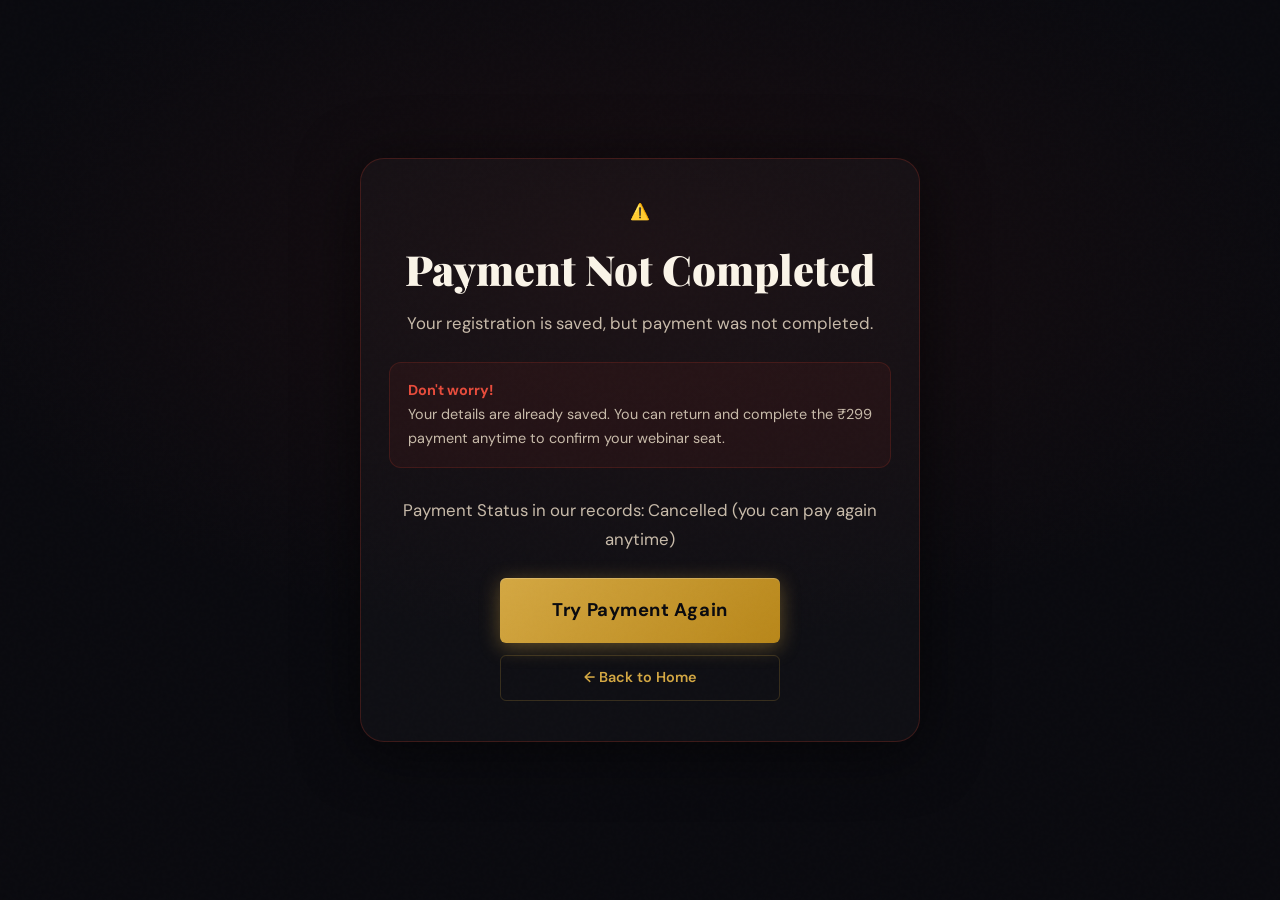
<file: cancel.html>
<!DOCTYPE html>
<html lang="en">
<head>
<meta charset="UTF-8">
<meta name="viewport" content="width=device-width, initial-scale=1.0">
<title>Payment Not Completed | Voice & Anchoring Webinar</title>
<link rel="preconnect" href="https://fonts.googleapis.com">
<link rel="preconnect" href="https://fonts.gstatic.com" crossorigin>
<link href="https://fonts.googleapis.com/css2?family=Playfair+Display:ital,wght@0,700;0,900;1,700&family=DM+Sans:wght@300;400;500;600;700&family=DM+Mono:wght@400;500&display=swap" rel="stylesheet">
<link rel="stylesheet" href="css/style.css">
</head>
<body>
  <div class="status-page status-page--cancel">
    <div class="status-card status-card--cancel">
      <div class="status-icon">⚠️</div>
      <h1 class="status-title" id="cancel-title">Payment Not Completed</h1>
      <p class="status-text" id="cancel-message">
        Your registration is saved, but payment was not completed.
      </p>
      <div class="status-note status-note--red">
        <strong>Don't worry!</strong><br>
        Your details are already saved. You can return and complete the ₹299 payment anytime to confirm your webinar seat.
      </div>
      <p id="cancel-status-note" class="status-text"></p>
      <div class="status-actions">
        <a href="index.html#register" class="btn-primary btn-lg">
          <span>Try Payment Again</span>
        </a>
        <a href="index.html" class="btn-ghost">
          <span>← Back to Home</span>
        </a>
      </div>
    </div>
  </div>
  <script src="js/config.js"></script>
  <script src="js/payment-flow.js"></script>
  <script src="js/cancel.js"></script>
  <script>
    const pageStatus = new URLSearchParams(window.location.search).get('status');
    const msg = document.getElementById('cancel-message');
    const title = document.getElementById('cancel-title');
    if (pageStatus === 'failed') {
      if (msg) msg.textContent = 'Your payment could not be processed. Please try again.';
      if (title) title.textContent = 'Payment Failed';
    }
  </script>
</body>
</html>
</file>
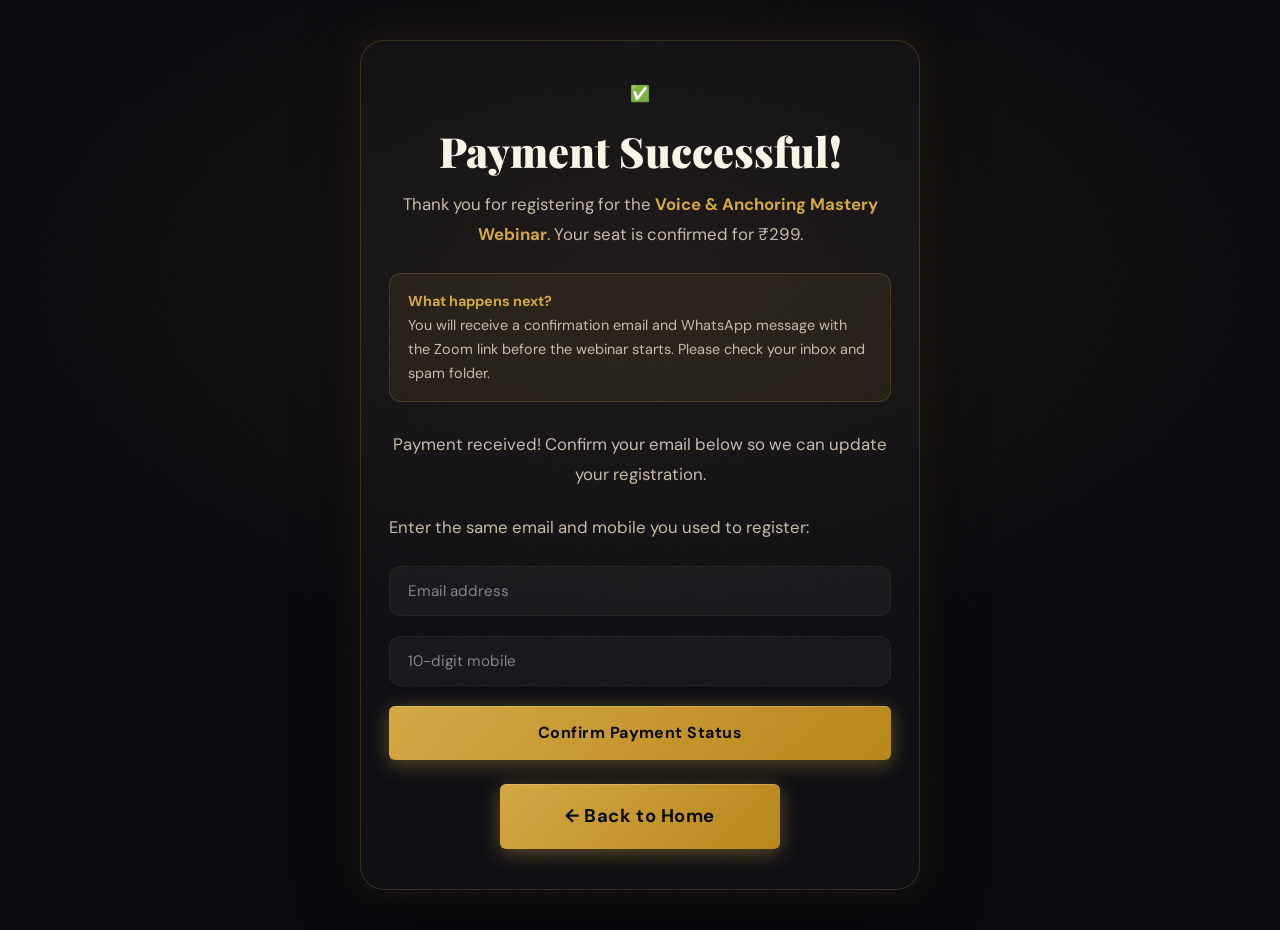
<file: thank-you.html>
<!DOCTYPE html>
<html lang="en">
<head>
<meta charset="UTF-8">
<meta name="viewport" content="width=device-width, initial-scale=1.0">
<title>Registration Successful | Voice & Anchoring Webinar</title>
<link rel="preconnect" href="https://fonts.googleapis.com">
<link rel="preconnect" href="https://fonts.gstatic.com" crossorigin>
<link href="https://fonts.googleapis.com/css2?family=Playfair+Display:ital,wght@0,700;0,900;1,700&family=DM+Sans:wght@300;400;500;600;700&family=DM+Mono:wght@400;500&display=swap" rel="stylesheet">
<link rel="stylesheet" href="css/style.css">
</head>
<body>
  <div class="status-page status-page--success">
    <div class="status-card status-card--success">
      <div class="status-icon">✅</div>
      <h1 class="status-title">Payment Successful!</h1>
      <p class="status-text">
        Thank you for registering for the <strong class="gold">Voice & Anchoring Mastery Webinar</strong>.
        Your seat is confirmed for ₹299.
      </p>
      <div class="status-note status-note--gold">
        <strong>What happens next?</strong><br>
        You will receive a confirmation email and WhatsApp message with the Zoom link before the webinar starts.
        Please check your inbox and spam folder.
      </div>
      <p id="payment-status-note" class="status-text">Updating your payment status...</p>
      <div id="confirm-payment-fallback" class="confirm-payment-fallback" style="display:none;">
        <p class="status-text">Enter the same email and mobile you used to register:</p>
        <form id="confirm-payment-form">
          <div class="form-group">
            <input class="form-input" type="email" id="confirm-email" placeholder="Email address" required>
          </div>
          <div class="form-group">
            <input class="form-input" type="tel" id="confirm-mobile" placeholder="10-digit mobile" required>
          </div>
          <button type="submit" class="btn-primary" style="width:100%;">Confirm Payment Status</button>
        </form>
      </div>
      <div class="status-actions">
        <a href="index.html" class="btn-primary btn-lg">
          <span>← Back to Home</span>
        </a>
      </div>
    </div>
  </div>
  <script src="js/config.js"></script>
  <script src="js/payment-flow.js"></script>
  <script src="js/thank-you.js"></script>
</body>
</html>
</file>
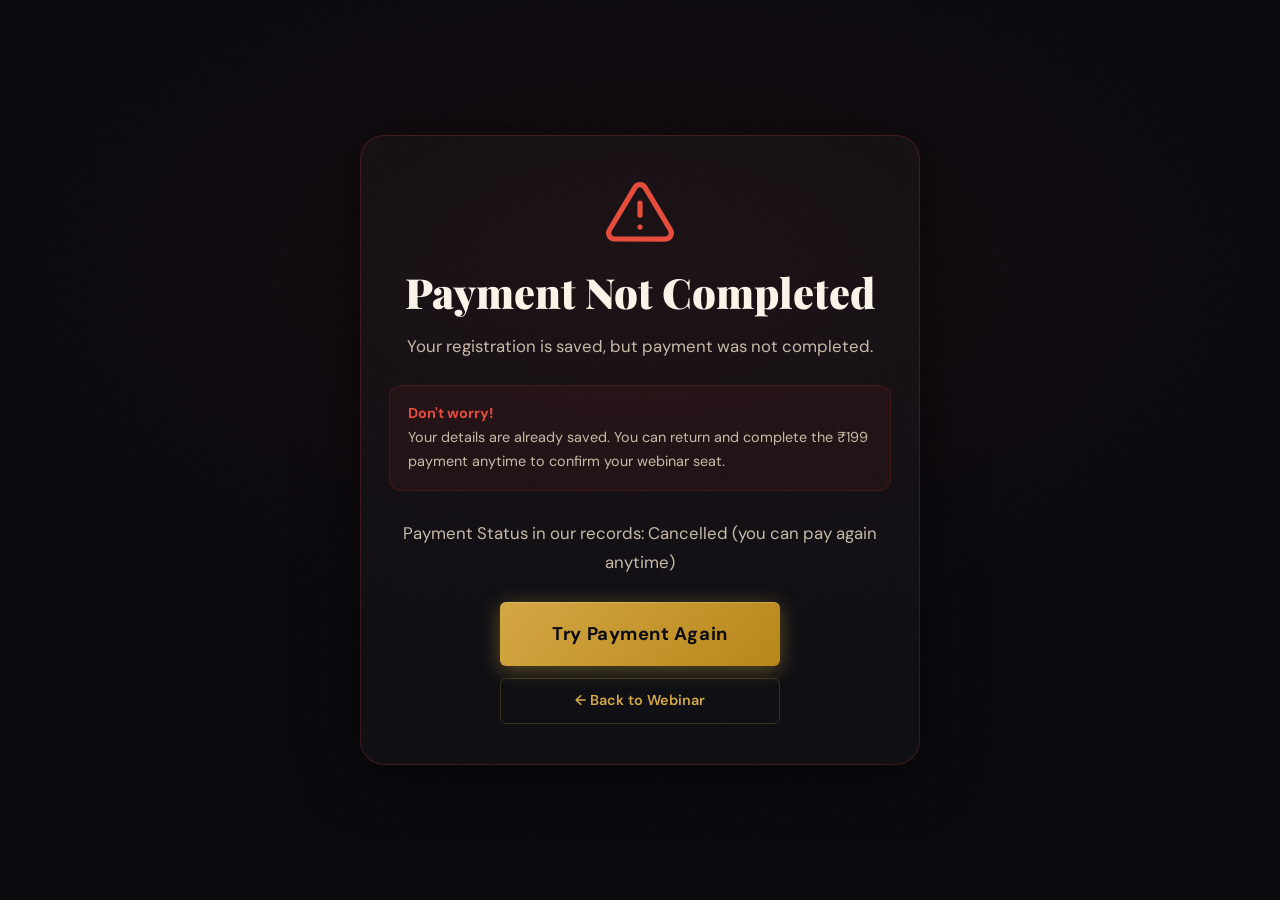
<file: voice-mastery-webinar/cancel.html>
<!DOCTYPE html>
<html lang="en">
<head>
<!-- Google tag (gtag.js) -->
<script async src="https://www.googletagmanager.com/gtag/js?id=G-JC6XFYD4VK"></script>
<script>
  window.dataLayer = window.dataLayer || [];
  function gtag(){dataLayer.push(arguments);}
  gtag('js', new Date());

  gtag('config', 'G-JC6XFYD4VK');
</script>
<meta charset="UTF-8">
<meta name="viewport" content="width=device-width, initial-scale=1.0">
<title>Payment Not Completed | Voice & Anchoring Webinar</title>
<link rel="preconnect" href="https://fonts.googleapis.com">
<link rel="preconnect" href="https://fonts.gstatic.com" crossorigin>
<link href="https://fonts.googleapis.com/css2?family=Playfair+Display:ital,wght@0,700;0,900;1,700&family=DM+Sans:wght@300;400;500;600;700&family=DM+Mono:wght@400;500&display=swap" rel="stylesheet">
<link rel="stylesheet" href="/css/style.css">
<link rel="stylesheet" href="/css/icons.css">
</head>
<body>
  <div class="status-page status-page--cancel">
    <div class="status-card status-card--cancel">
      <div class="status-icon ui-icon ui-icon--3xl ui-icon--red ui-icon--pulse" data-icon="icon-alert"></div>
      <h1 class="status-title" id="cancel-title">Payment Not Completed</h1>
      <p class="status-text" id="cancel-message">
        Your registration is saved, but payment was not completed.
      </p>
      <div class="status-note status-note--red">
        <strong>Don't worry!</strong><br>
        Your details are already saved. You can return and complete the ₹199 payment anytime to confirm your webinar seat.
      </div>
      <p id="cancel-status-note" class="status-text"></p>
      <div class="status-actions">
        <a href="index.html#register" class="btn-primary btn-lg">
          <span>Try Payment Again</span>
        </a>
        <a href="index.html" class="btn-ghost">
          <span>← Back to Webinar</span>
        </a>
      </div>
    </div>
  </div>
  <script src="/js/icons.js"></script>
  <script src="/js/config.js"></script>
  <script src="/js/payment-flow.js"></script>
  <script src="/js/cancel.js"></script>
  <script>
    const pageStatus = new URLSearchParams(window.location.search).get('status');
    const msg = document.getElementById('cancel-message');
    const title = document.getElementById('cancel-title');
    if (pageStatus === 'failed') {
      if (msg) msg.textContent = 'Your payment could not be processed. Please try again.';
      if (title) title.textContent = 'Payment Failed';
    }
  </script>
</body>
</html>
</file>
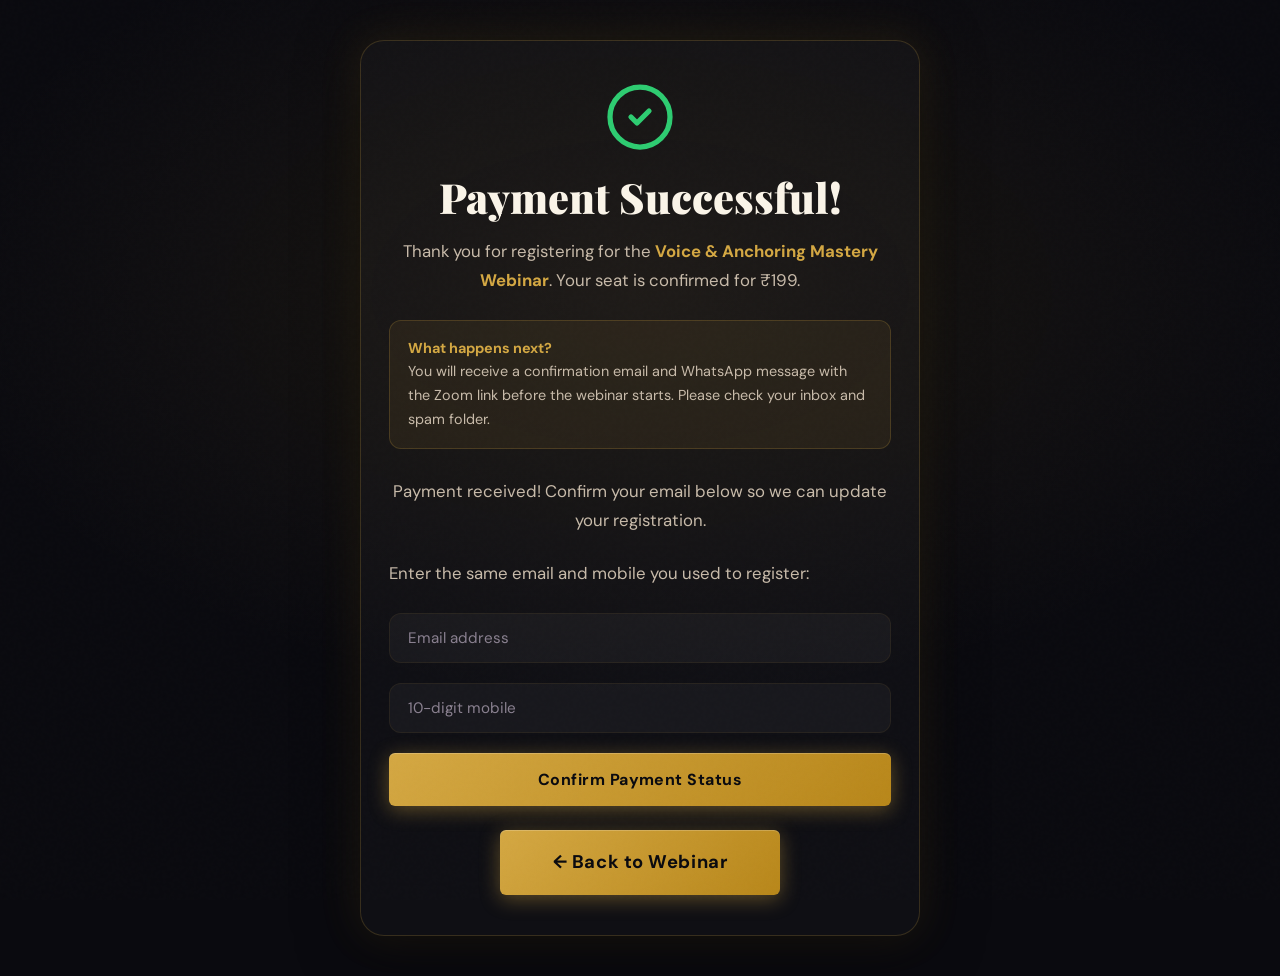
<file: voice-mastery-webinar/thank-you.html>
<!DOCTYPE html>
<html lang="en">
<head>
<!-- Google tag (gtag.js) -->
<script async src="https://www.googletagmanager.com/gtag/js?id=G-JC6XFYD4VK"></script>
<script>
  window.dataLayer = window.dataLayer || [];
  function gtag(){dataLayer.push(arguments);}
  gtag('js', new Date());

  gtag('config', 'G-JC6XFYD4VK');
</script>
<meta charset="UTF-8">
<meta name="viewport" content="width=device-width, initial-scale=1.0">
<title>Registration Successful | Voice & Anchoring Webinar</title>
<link rel="preconnect" href="https://fonts.googleapis.com">
<link rel="preconnect" href="https://fonts.gstatic.com" crossorigin>
<link href="https://fonts.googleapis.com/css2?family=Playfair+Display:ital,wght@0,700;0,900;1,700&family=DM+Sans:wght@300;400;500;600;700&family=DM+Mono:wght@400;500&display=swap" rel="stylesheet">
<link rel="stylesheet" href="/css/style.css">
<link rel="stylesheet" href="/css/icons.css">
</head>
<body>
  <div class="status-page status-page--success">
    <div class="status-card status-card--success">
      <div class="status-icon ui-icon ui-icon--3xl ui-icon--green ui-icon--animated" data-icon="icon-check-circle"></div>
      <h1 class="status-title">Payment Successful!</h1>
      <p class="status-text">
        Thank you for registering for the <strong class="gold">Voice & Anchoring Mastery Webinar</strong>.
        Your seat is confirmed for ₹199.
      </p>
      <div class="status-note status-note--gold">
        <strong>What happens next?</strong><br>
        You will receive a confirmation email and WhatsApp message with the Zoom link before the webinar starts.
        Please check your inbox and spam folder.
      </div>
      <p id="payment-status-note" class="status-text">Updating your payment status...</p>
      <div id="confirm-payment-fallback" class="confirm-payment-fallback" style="display:none;">
        <p class="status-text">Enter the same email and mobile you used to register:</p>
        <form id="confirm-payment-form">
          <div class="form-group">
            <input class="form-input" type="email" id="confirm-email" placeholder="Email address" required>
          </div>
          <div class="form-group">
            <input class="form-input" type="tel" id="confirm-mobile" placeholder="10-digit mobile" required>
          </div>
          <button type="submit" class="btn-primary" style="width:100%;">Confirm Payment Status</button>
        </form>
      </div>
      <div class="status-actions">
        <a href="index.html" class="btn-primary btn-lg">
          <span>← Back to Webinar</span>
        </a>
      </div>
    </div>
  </div>
  <script src="/js/icons.js"></script>
  <script src="/js/config.js"></script>
  <script src="/js/payment-flow.js"></script>
  <script src="/js/thank-you.js"></script>
</body>
</html>
</file>
<file: css/portfolio.css>
:root {
  --ink: #0A0A0F;
  --ink-2: #12121A;
  --gold: #D4A843;
  --gold-light: #F0C96A;
  --gold-dim: #8A6B22;
  --cream: #FAF4E8;
  --text-body: #C8BBAA;
  --text-muted: #8A8090;
  --border: rgba(212,168,67,0.2);
  --border-2: rgba(255,255,255,0.06);
  --font-display: 'Playfair Display', Georgia, serif;
  --font-body: 'DM Sans', sans-serif;
  --font-mono: 'DM Mono', monospace;
  --font-numeric: var(--font-body);
}

*, *::before, *::after { box-sizing: border-box; margin: 0; padding: 0; }

html {
  font-size: 16px;
  scroll-behavior: smooth;
  -webkit-text-size-adjust: 100%;
}

body {
  min-height: 100vh;
  font-family: var(--font-body);
  color: var(--cream);
  background:
    radial-gradient(ellipse 80% 60% at 20% 40%, rgba(212,168,67,0.08) 0%, transparent 65%),
    radial-gradient(ellipse 60% 50% at 80% 20%, rgba(212,168,67,0.04) 0%, transparent 55%),
    var(--ink);
  overflow-x: clip;
}

body::before {
  content: '';
  position: fixed;
  inset: 0;
  background-image: url("data:image/svg+xml,%3Csvg viewBox='0 0 256 256' xmlns='http://www.w3.org/2000/svg'%3E%3Cfilter id='n'%3E%3CfeTurbulence type='fractalNoise' baseFrequency='0.9' numOctaves='4' stitchTiles='stitch'/%3E%3C/filter%3E%3Crect width='100%25' height='100%25' filter='url(%23n)' opacity='0.03'/%3E%3C/svg%3E");
  pointer-events: none;
  opacity: 0.35;
  z-index: 0;
}

img { max-width: 100%; height: auto; display: block; }

a { color: inherit; }

.container {
  width: 100%;
  max-width: 1120px;
  margin: 0 auto;
  padding: 0 24px;
}

.accent {
  background: linear-gradient(135deg, var(--gold-light), var(--gold));
  -webkit-background-clip: text;
  -webkit-text-fill-color: transparent;
  background-clip: text;
}

.section-label {
  font-family: var(--font-mono);
  font-size: 0.68rem;
  letter-spacing: 0.22em;
  text-transform: uppercase;
  color: var(--gold);
  margin-bottom: 12px;
}

.section-title {
  font-family: var(--font-display);
  font-size: clamp(2rem, 5vw, 2.8rem);
  font-weight: 900;
  line-height: 1.12;
}

.section-sub {
  margin-top: 16px;
  color: var(--text-body);
  line-height: 1.75;
  max-width: 560px;
}

.text-center { text-align: center; }
.text-center .section-sub { margin-left: auto; margin-right: auto; }

.btn-primary,
.btn-ghost {
  display: inline-flex;
  align-items: center;
  justify-content: center;
  gap: 8px;
  min-height: 48px;
  padding: 0 24px;
  border-radius: 8px;
  font-family: var(--font-body);
  font-size: 0.95rem;
  font-weight: 600;
  text-decoration: none;
  border: none;
  cursor: pointer;
  white-space: nowrap;
}

.btn-primary {
  position: relative;
  overflow: hidden;
  color: var(--ink);
  background: linear-gradient(135deg, var(--gold) 0%, #B8871A 100%);
  box-shadow: 0 8px 32px rgba(212,168,67,0.25);
}

.btn-primary span { position: relative; z-index: 1; }

.btn-ghost {
  color: var(--gold);
  background: transparent;
  border: 1px solid var(--border);
}

@media (hover: hover) and (pointer: fine) {
  .btn-primary:hover { transform: translateY(-2px); box-shadow: 0 12px 40px rgba(212,168,67,0.35); }
  .btn-ghost:hover { background: rgba(212,168,67,0.08); border-color: var(--gold); }
}

.btn-lg { min-height: 54px; padding: 0 32px; font-size: 1rem; }

/* Header */
.site-header {
  position: sticky;
  top: 0;
  z-index: 100;
  backdrop-filter: blur(12px);
  background: rgba(10,10,15,0.85);
  border-bottom: 1px solid var(--border-2);
}

.header-inner {
  display: flex;
  align-items: center;
  justify-content: space-between;
  min-height: 72px;
  gap: 16px;
}

.brand {
  text-decoration: none;
}

.brand-name {
  display: block;
  font-family: var(--font-display);
  font-size: 1.15rem;
  font-weight: 700;
  color: var(--cream);
  line-height: 1.2;
}

.brand-tag {
  display: block;
  font-family: var(--font-mono);
  font-size: 0.58rem;
  letter-spacing: 0.14em;
  text-transform: uppercase;
  color: var(--gold);
}

.site-nav {
  display: flex;
  align-items: center;
  gap: 20px;
}

.site-nav a {
  font-size: 0.88rem;
  color: var(--text-body);
  text-decoration: none;
}

.site-nav a:hover { color: var(--cream); }

.nav-cta {
  padding: 8px 16px;
  border-radius: 6px;
  color: var(--ink) !important;
  background: linear-gradient(135deg, var(--gold), #B8871A);
  font-weight: 600;
}

/* Hero */
.hero {
  position: relative;
  z-index: 1;
  padding: 72px 0 56px;
}

.hero-grid {
  display: grid;
  grid-template-columns: 1.1fr 0.9fr;
  gap: 48px;
  align-items: center;
}

.hero-badge {
  display: inline-block;
  font-family: var(--font-mono);
  font-size: 0.65rem;
  letter-spacing: 0.18em;
  text-transform: uppercase;
  color: var(--gold);
  background: rgba(212,168,67,0.1);
  border: 1px solid var(--border);
  border-radius: 100px;
  padding: 6px 14px;
  margin-bottom: 20px;
}

.hero-title {
  font-family: var(--font-display);
  font-size: clamp(2.4rem, 6vw, 3.8rem);
  font-weight: 900;
  line-height: 1.08;
  margin-bottom: 20px;
}

.hero-lead {
  font-size: 1.05rem;
  color: var(--text-body);
  line-height: 1.75;
  max-width: 520px;
  margin-bottom: 32px;
}

.hero-actions {
  display: flex;
  flex-wrap: wrap;
  gap: 12px;
}

.hero-photo-wrap {
  position: relative;
  justify-self: center;
  width: min(100%, 380px);
}

.hero-photo-ring {
  position: absolute;
  inset: -12px;
  border-radius: 50%;
  border: 1px solid var(--border);
  background: radial-gradient(circle, rgba(212,168,67,0.08) 0%, transparent 70%);
}

.hero-photo {
  width: 100%;
  aspect-ratio: 1;
  object-fit: cover;
  border-radius: 50%;
  border: 3px solid rgba(212,168,67,0.35);
}

/* Stats */
.stats-bar {
  position: relative;
  z-index: 1;
  padding: 32px 0;
  border-top: 1px solid var(--border-2);
  border-bottom: 1px solid var(--border-2);
  background: rgba(18,18,26,0.5);
}

.stats-grid {
  display: grid;
  grid-template-columns: repeat(4, 1fr);
  gap: 24px;
}

.stat-item { text-align: center; }

.stat-num {
  display: block;
  font-family: var(--font-numeric);
  font-variant-numeric: tabular-nums;
  font-size: clamp(1.8rem, 4vw, 2.4rem);
  font-weight: 900;
  color: var(--gold);
  line-height: 1;
  margin-bottom: 8px;
}

.stat-label {
  font-size: 0.82rem;
  color: var(--text-muted);
  line-height: 1.4;
}

/* Sections */
.section {
  position: relative;
  z-index: 1;
  padding: 88px 0;
}

.section-dark {
  background: var(--ink-2);
  border-top: 1px solid var(--border-2);
  border-bottom: 1px solid var(--border-2);
}

.about-grid {
  display: grid;
  grid-template-columns: 1fr 1.2fr;
  gap: 48px;
  align-items: start;
}

.about-body p {
  color: var(--text-body);
  line-height: 1.8;
  margin-bottom: 20px;
}

.quote {
  margin-top: 28px;
  padding: 24px;
  border-left: 3px solid var(--gold);
  background: rgba(212,168,67,0.06);
  border-radius: 0 12px 12px 0;
  font-style: italic;
  color: var(--cream);
  line-height: 1.75;
}

.quote cite {
  display: block;
  margin-top: 16px;
  font-style: normal;
  font-size: 0.9rem;
  color: var(--gold);
}

.expertise-grid {
  display: grid;
  grid-template-columns: repeat(3, 1fr);
  gap: 20px;
  margin-top: 48px;
}

.expertise-card {
  padding: 28px 24px;
  border-radius: 12px;
  background: rgba(10,10,15,0.6);
  border: 1px solid var(--border-2);
  transition: border-color 0.2s;
}

@media (hover: hover) and (pointer: fine) {
  .expertise-card:hover { border-color: var(--border); }
}

.expertise-icon {
  margin-bottom: 0;
}

.expertise-card h3 {
  font-family: var(--font-display);
  font-size: 1.15rem;
  margin-bottom: 10px;
  color: var(--cream);
}

.expertise-card p {
  font-size: 0.92rem;
  color: var(--text-body);
  line-height: 1.65;
}

/* CTA */
.cta-section { padding-top: 0; }

.cta-card {
  display: flex;
  align-items: center;
  justify-content: space-between;
  gap: 32px;
  padding: 48px;
  border-radius: 16px;
  background:
    radial-gradient(ellipse 80% 80% at 100% 0%, rgba(212,168,67,0.12) 0%, transparent 60%),
    rgba(18,18,26,0.9);
  border: 1px solid var(--border);
}

.cta-content .section-sub { max-width: 480px; }

/* Contact */
.contact-wrap { text-align: center; }

.contact-email {
  margin-top: 24px;
}

.contact-email a {
  font-family: var(--font-display);
  font-size: clamp(1.2rem, 3vw, 1.6rem);
  color: var(--gold);
  text-decoration: none;
  border-bottom: 1px solid var(--border);
}

.contact-email a:hover { color: var(--gold-light); }

/* Footer */
.site-footer {
  position: relative;
  z-index: 1;
  padding: 32px 0 40px;
  border-top: 1px solid var(--border-2);
}

.footer-inner {
  display: flex;
  align-items: center;
  justify-content: space-between;
  gap: 16px;
  flex-wrap: wrap;
  font-size: 0.82rem;
  color: var(--text-muted);
  font-family: var(--font-mono);
  letter-spacing: 0.04em;
}

.footer-link {
  color: var(--gold);
  text-decoration: none;
}

.footer-link:hover { color: var(--gold-light); }

/* Responsive */
@media (max-width: 900px) {
  .hero-grid,
  .about-grid {
    grid-template-columns: 1fr;
    gap: 40px;
  }

  .hero-content { order: 2; text-align: center; }
  .hero-photo-wrap { order: 1; width: min(72vw, 280px); }
  .hero-lead { margin-left: auto; margin-right: auto; }
  .hero-actions { justify-content: center; }

  .stats-grid {
    grid-template-columns: repeat(2, 1fr);
    gap: 28px;
  }

  .expertise-grid {
    grid-template-columns: repeat(2, 1fr);
  }

  .cta-card {
    flex-direction: column;
    align-items: flex-start;
    padding: 32px 24px;
  }
}

@media (max-width: 640px) {
  .site-nav a:not(.nav-cta) { display: none; }

  .expertise-grid {
    grid-template-columns: 1fr;
  }

  .footer-inner {
    flex-direction: column;
    text-align: center;
  }
}

@media (max-width: 480px) {
  .hero-actions {
    flex-direction: column;
    width: 100%;
  }

  .hero-actions .btn-primary,
  .hero-actions .btn-ghost {
    width: 100%;
  }

  .cta-card .btn-primary {
    width: 100%;
  }
}
</file>
<file: css/icons.css>
.ui-icon {
  display: inline-flex;
  align-items: center;
  justify-content: center;
  flex-shrink: 0;
  color: var(--gold);
  vertical-align: middle;
  line-height: 0;
}

.ui-icon svg {
  width: 100%;
  height: 100%;
  fill: none;
  stroke: currentColor;
  stroke-width: 1.75;
  stroke-linecap: round;
  stroke-linejoin: round;
}

.ui-icon--fill svg {
  fill: currentColor;
  stroke: none;
}

.ui-icon--xs { width: 14px; height: 14px; }
.ui-icon--sm { width: 16px; height: 16px; }
.ui-icon--md { width: 20px; height: 20px; }
.ui-icon--lg { width: 24px; height: 24px; }
.ui-icon--xl { width: 32px; height: 32px; }
.ui-icon--2xl { width: 40px; height: 40px; }
.ui-icon--3xl { width: 48px; height: 48px; }

.ui-icon--cream { color: var(--cream); }
.ui-icon--muted { color: var(--text-muted); }
.ui-icon--red { color: #E74C3C; }
.ui-icon--green { color: #2ecc71; }

.ui-icon--box {
  background: linear-gradient(145deg, rgba(212,168,67,0.14), rgba(212,168,67,0.04));
  border: 1px solid var(--border);
  border-radius: 12px;
  padding: 10px;
}

.ui-icon--animated {
  animation: ui-icon-float 3.5s ease-in-out infinite;
}

.ui-icon--pulse svg {
  animation: ui-icon-pulse 2s ease-in-out infinite;
}

.card-icon {
  display: inline-flex;
  align-items: center;
  justify-content: center;
  margin-bottom: 16px;
  color: var(--gold);
}

.card-icon .ui-icon {
  animation: ui-icon-float 4s ease-in-out infinite;
}

.avatar-fallback {
  display: flex;
  align-items: center;
  justify-content: center;
  width: 100%;
  height: 100%;
  font-family: var(--font-display);
  font-size: 0.85rem;
  font-weight: 700;
  color: var(--gold);
  background: rgba(212,168,67,0.12);
}

@keyframes ui-icon-float {
  0%, 100% { transform: translateY(0); }
  50% { transform: translateY(-3px); }
}

@keyframes ui-icon-pulse {
  0%, 100% { opacity: 0.7; transform: scale(1); }
  50% { opacity: 1; transform: scale(1.06); }
}

@media (prefers-reduced-motion: reduce) {
  .ui-icon--animated,
  .ui-icon--pulse svg,
  .card-icon .ui-icon {
    animation: none !important;
  }
}
</file>
<file: css/style.css>
﻿  /* ─── Design Tokens ─────────────────────────────────────────────────── */
  :root {
    --ink:        #0A0A0F;
    --ink-2:      #12121A;
    --ink-3:      #1A1A26;
    --gold:       #D4A843;
    --gold-light: #F0C96A;
    --gold-dim:   #8A6B22;
    --cream:      #FAF4E8;
    --cream-2:    #F0E6C8;
    --warm-white: #FDFAF4;
    --red-accent: #C0392B;
    --text-main:  #FAF4E8;
    --text-muted: #8A8090;
    --text-body:  #C8BBAA;
    --border:     rgba(212,168,67,0.2);
    --border-2:   rgba(212,168,67,0.08);
    --glow:       0 0 40px rgba(212,168,67,0.15);
    --glow-strong:0 0 60px rgba(212,168,67,0.3);
    --radius:     12px;
    --radius-lg:  20px;
    --shadow:     0 4px 30px rgba(0,0,0,0.4);
    --shadow-lg:  0 8px 60px rgba(0,0,0,0.6);
    --font-display: 'Playfair Display', Georgia, serif;
    --font-body:    'DM Sans', sans-serif;
    --font-mono:    'DM Mono', monospace;
    --font-numeric: var(--font-body);
    --transition:   all 0.3s cubic-bezier(0.4,0,0.2,1);
    --header-h-mobile: 56px;
    --sticky-h-mobile: 68px;
  }

  /* ─── Reset & Base ──────────────────────────────────────────────────── */
  *, *::before, *::after { box-sizing: border-box; margin: 0; padding: 0; }
  html {
    scroll-behavior: smooth;
    font-size: 16px;
    -webkit-text-size-adjust: 100%;
    overflow-x: clip;
    max-width: 100%;
  }
  body {
    font-family: var(--font-body);
    background: var(--ink);
    color: var(--text-main);
    overflow-x: clip;
    max-width: 100%;
    line-height: 1.6;
    -webkit-font-smoothing: antialiased;
  }
  img { max-width: 100%; display: block; }
  a { color: inherit; text-decoration: none; }
  button { cursor: pointer; border: none; outline: none; font-family: inherit; }
  section { position: relative; }

  /* ─── Noise Texture Overlay ─────────────────────────────────────────── */
  body::before {
    content: '';
    position: fixed; inset: 0;
    background-image: url("data:image/svg+xml,%3Csvg viewBox='0 0 256 256' xmlns='http://www.w3.org/2000/svg'%3E%3Cfilter id='n'%3E%3CfeTurbulence type='fractalNoise' baseFrequency='0.9' numOctaves='4' stitchTiles='stitch'/%3E%3C/filter%3E%3Crect width='100%25' height='100%25' filter='url(%23n)' opacity='0.03'/%3E%3C/svg%3E");
    pointer-events: none; z-index: 9999; opacity: 0.4;
  }

  /* ─── Utility ───────────────────────────────────────────────────────── */
  .gold { color: var(--gold); }
  .gold-light { color: var(--gold-light); }
  .red { color: var(--red-accent); }
  .section-label {
    display: inline-block;
    font-family: var(--font-mono);
    font-size: 0.7rem;
    letter-spacing: 0.25em;
    text-transform: uppercase;
    color: var(--gold);
    background: rgba(212,168,67,0.1);
    border: 1px solid var(--border);
    padding: 6px 16px;
    border-radius: 100px;
    margin-bottom: 20px;
    max-width: 100%;
    line-height: 1.45;
    word-break: break-word;
  }
  .section-title {
    font-family: var(--font-display);
    font-size: clamp(2rem, 5vw, 3.2rem);
    font-weight: 900;
    line-height: 1.1;
    color: var(--cream);
    margin-bottom: 16px;
  }
  .section-sub {
    font-size: 1.05rem;
    color: var(--text-body);
    max-width: 580px;
    line-height: 1.7;
  }
  .container { max-width: 1140px; margin: 0 auto; padding: 0 24px; width: 100%; }
  .text-center { text-align: center; }
  .text-center .section-sub { margin: 0 auto; }

  /* ─── CTA Buttons ───────────────────────────────────────────────────── */
  .btn-primary {
    display: inline-flex;
    align-items: center;
    justify-content: center;
    gap: 8px;
    background: linear-gradient(135deg, var(--gold) 0%, #B8871A 100%);
    color: var(--ink);
    font-family: var(--font-body);
    font-size: 1rem;
    font-weight: 700;
    padding: 16px 36px;
    border-radius: 6px;
    letter-spacing: 0.03em;
    box-shadow: 0 4px 20px rgba(212,168,67,0.4), inset 0 1px 0 rgba(255,255,255,0.2);
    transition: var(--transition);
    position: relative;
    overflow: hidden;
    max-width: 100%;
    white-space: normal;
    text-align: center;
    line-height: 1.35;
    word-break: break-word;
  }
  .btn-primary::before {
    content: '';
    position: absolute; inset: 0;
    background: linear-gradient(135deg, var(--gold-light), var(--gold));
    opacity: 0;
    transition: opacity 0.3s;
  }
  .btn-primary:hover::before { opacity: 1; }
  @media (hover: hover) and (pointer: fine) {
    .btn-primary:hover {
      transform: translateY(-2px);
      box-shadow: 0 8px 30px rgba(212,168,67,0.5);
    }
  }
  .btn-primary span { position: relative; z-index: 1; }
  .btn-ghost {
    display: inline-flex; align-items: center; gap: 8px;
    background: transparent;
    color: var(--gold);
    border: 1px solid var(--border);
    font-size: 0.9rem; font-weight: 600;
    padding: 12px 28px;
    border-radius: 6px;
    transition: var(--transition);
    max-width: 100%;
    white-space: normal;
    text-align: center;
    line-height: 1.35;
    justify-content: center;
  }
  .btn-ghost:hover { background: rgba(212,168,67,0.08); border-color: var(--gold); }
  .btn-lg { padding: 20px 48px; font-size: 1.15rem; }

  /* ─── Scroll Animation ──────────────────────────────────────────────── */
  .reveal {
    opacity: 0;
    transform: translateY(30px);
    transition: opacity 0.7s ease, transform 0.7s ease;
  }
  .reveal.visible { opacity: 1; transform: translateY(0); }
  .reveal-delay-1 { transition-delay: 0.1s; }
  .reveal-delay-2 { transition-delay: 0.2s; }
  .reveal-delay-3 { transition-delay: 0.3s; }
  .reveal-delay-4 { transition-delay: 0.4s; }

  /* ═══════════════════════════════════════════════════════════════════════
     STICKY HEADER
  ═══════════════════════════════════════════════════════════════════════ */
  #site-header {
    position: fixed; top: 0; left: 0; right: 0; z-index: 1000;
    width: 100%;
    max-width: 100vw;
    padding: 14px 0;
    transition: background-color 0.3s ease, border-color 0.3s ease, box-shadow 0.3s ease;
    border-bottom: 1px solid transparent;
    overflow: visible;
  }
  #site-header.scrolled {
    background: rgba(10,10,15,0.95);
    backdrop-filter: blur(20px);
    -webkit-backdrop-filter: blur(20px);
    border-bottom-color: var(--border-2);
    box-shadow: 0 4px 30px rgba(0,0,0,0.5);
  }
  @media (max-width: 1024px) {
    #site-header {
      height: var(--header-h-mobile);
      padding: 0;
      display: flex;
      align-items: center;
    }
    #site-header.scrolled {
      background: rgba(10,10,15,0.98);
      backdrop-filter: none;
      -webkit-backdrop-filter: none;
      box-shadow: none;
      border-bottom-color: var(--border-2);
    }
  }
  .header-inner {
    display: flex; align-items: center; justify-content: space-between;
    width: 100%;
    max-width: 1140px; margin: 0 auto;
    padding-left: max(24px, env(safe-area-inset-left, 0px));
    padding-right: max(24px, env(safe-area-inset-right, 0px));
    gap: 12px;
    min-width: 0;
  }
  .header-logo {
    display: flex; align-items: center; gap: 12px;
    flex-shrink: 0;
  }
  .logo-icon {
    width: 38px; height: 38px;
    background: linear-gradient(135deg, var(--gold), var(--gold-dim));
    border-radius: 8px;
    display: flex; align-items: center; justify-content: center;
    color: var(--ink);
  }
  .logo-text {
    font-family: var(--font-display);
    font-size: 1rem; font-weight: 700;
    color: var(--cream); line-height: 1.2;
  }
  .logo-sub { font-size: 0.65rem; color: var(--gold); letter-spacing: 0.1em; font-family: var(--font-mono); }
  .header-cta-wrap {
    display: flex;
    align-items: center;
    gap: 12px;
    flex: 0 0 auto;
    margin-left: auto;
  }
  .header-register-btn {
    display: inline-flex;
    align-items: center;
    justify-content: center;
    flex: 0 0 auto;
    width: auto;
    max-width: none;
    min-width: 0;
    white-space: nowrap;
    padding: 10px 16px;
    font-family: var(--font-body);
    font-size: 0.8125rem;
    font-weight: 700;
    line-height: 1;
    color: var(--ink);
    background: linear-gradient(135deg, var(--gold) 0%, #B8871A 100%);
    border-radius: 6px;
    box-shadow: 0 4px 16px rgba(212,168,67,0.35);
    transition: none;
    transform: none;
    overflow: visible;
    touch-action: manipulation;
    -webkit-tap-highlight-color: transparent;
  }
  .header-register-btn:hover,
  .header-register-btn:active,
  .header-register-btn:focus {
    transform: none;
    color: var(--ink);
  }
  .header-price {
    font-family: var(--font-numeric);
    font-size: 0.9rem; color: var(--text-muted);
    display: none;
    white-space: nowrap;
    flex-shrink: 0;
  }
  @media (min-width: 769px) {
    .header-price { display: block; }
    .header-register-btn { padding: 10px 20px; font-size: 0.875rem; }
  }

  /* ═══════════════════════════════════════════════════════════════════════
     HERO SECTION
  ═══════════════════════════════════════════════════════════════════════ */
  #hero {
    min-height: 100vh;
    display: flex; align-items: center;
    padding: 120px 0 80px;
    background:
      radial-gradient(ellipse 80% 60% at 20% 50%, rgba(212,168,67,0.06) 0%, transparent 70%),
      radial-gradient(ellipse 60% 80% at 80% 20%, rgba(192,57,43,0.04) 0%, transparent 60%),
      var(--ink);
    overflow: hidden;
  }
  #hero::after {
    content: '';
    position: absolute; bottom: 0; left: 0; right: 0; height: 1px;
    background: linear-gradient(90deg, transparent, var(--border), transparent);
  }
  .hero-grid {
    display: grid;
    grid-template-columns: 1fr;
    gap: 60px;
    align-items: center;
    width: 100%;
  }
  .hero-grid > *,
  .mentor-grid > *,
  .endorsement-grid > * {
    min-width: 0;
  }
  .hero-content { width: 100%; }
  @media(min-width:900px) {
    .hero-grid {
      grid-template-columns: 1fr 1.05fr;
      gap: 56px;
      align-items: stretch;
    }
    .hero-content {
      display: flex;
      flex-direction: column;
      justify-content: center;
    }
    .hero-visual {
      align-items: stretch;
      justify-content: center;
      min-height: 100%;
    }
    .host-image-wrap {
      width: 100%;
      max-width: none;
      height: 100%;
      min-height: 100%;
      margin: 0;
    }
    .host-img-placeholder {
      height: 100%;
      min-height: 560px;
      aspect-ratio: auto;
    }
  }
  .hero-badge {
    display: inline-flex; align-items: center; gap: 8px;
    background: rgba(212,168,67,0.08);
    border: 1px solid var(--border);
    border-radius: 100px;
    padding: 8px 20px;
    font-size: 0.78rem;
    letter-spacing: 0.15em;
    text-transform: uppercase;
    font-family: var(--font-mono);
    color: var(--gold);
    margin-bottom: 28px;
    max-width: 100%;
    flex-wrap: wrap;
    line-height: 1.4;
  }
  .hero-badge .dot {
    width: 6px; height: 6px;
    background: var(--gold);
    border-radius: 50%;
    animation: pulse-dot 2s infinite;
  }
  @keyframes pulse-dot {
    0%, 100% { opacity: 1; transform: scale(1); }
    50% { opacity: 0.5; transform: scale(0.7); }
  }
  .hero-headline {
    font-family: var(--font-display);
    font-size: clamp(2.4rem, 6vw, 4.2rem);
    font-weight: 900;
    line-height: 1.08;
    color: var(--cream);
    margin-bottom: 10px;
  }
  .hero-headline .accent-line {
    display: block;
    background: linear-gradient(135deg, var(--gold-light) 0%, var(--gold) 50%, #A0671A 100%);
    -webkit-background-clip: text;
    -webkit-text-fill-color: transparent;
    background-clip: text;
  }
  .hero-sub {
    font-size: 1.05rem; color: var(--text-body);
    margin: 20px 0 32px; line-height: 1.75;
    max-width: 520px;
  }
  .hero-meta {
    display: flex; flex-wrap: wrap; gap: 20px;
    margin-bottom: 36px;
  }
  .hero-chip {
    display: flex; align-items: center; gap: 8px;
    font-size: 0.85rem; color: var(--text-body);
  }
  .hero-chip .icon {
    color: var(--gold); font-size: 1rem;
  }
  .hero-price-row {
    display: flex; align-items: center; gap: 20px;
    margin-bottom: 32px; flex-wrap: wrap;
  }
  .price-tag {
    font-family: var(--font-numeric);
    font-variant-numeric: tabular-nums;
    font-size: 3.2rem; font-weight: 900;
    color: var(--gold);
    line-height: 1;
  }
  .price-original {
    font-size: 1.1rem; color: var(--text-muted);
    text-decoration: line-through;
    font-family: var(--font-numeric);
    font-variant-numeric: tabular-nums;
  }
  .price-save {
    background: rgba(192,57,43,0.15);
    border: 1px solid rgba(192,57,43,0.3);
    color: #E74C3C;
    padding: 4px 12px; border-radius: 100px;
    font-size: 0.78rem; font-weight: 700; letter-spacing: 0.05em;
    font-family: var(--font-numeric);
    font-variant-numeric: tabular-nums;
  }
  .hero-cta-wrap { display: flex; flex-wrap: wrap; gap: 14px; margin-bottom: 32px; }
  .hero-guarantee {
    display: flex; align-items: center; gap: 10px;
    font-size: 0.82rem; color: var(--text-muted);
  }
  .hero-guarantee .icon { color: var(--gold); }

  /* Hero Countdown */
  .countdown-box {
    background: rgba(255,255,255,0.03);
    border: 1px solid var(--border);
    border-radius: var(--radius);
    padding: 20px 24px;
    margin-bottom: 28px;
    backdrop-filter: blur(10px);
  }
  .countdown-label {
    display: inline-flex;
    align-items: center;
    justify-content: center;
    gap: 8px;
    font-family: var(--font-mono);
    font-size: 0.68rem; letter-spacing: 0.2em; text-transform: uppercase;
    color: var(--gold); margin-bottom: 12px;
  }
  .countdown-digits {
    display: flex; gap: 12px; align-items: center;
    flex-wrap: wrap;
    justify-content: center;
  }
  .digit-block {
    text-align: center;
  }
  .digit-number {
    font-family: var(--font-numeric);
    font-variant-numeric: tabular-nums;
    font-size: 2.4rem; font-weight: 900; color: var(--cream);
    background: rgba(212,168,67,0.08);
    border: 1px solid var(--border);
    border-radius: 8px;
    padding: 8px 16px;
    min-width: 70px;
    display: block;
    line-height: 1;
  }
  .digit-unit {
    font-size: 0.65rem; color: var(--text-muted);
    letter-spacing: 0.1em; text-transform: uppercase;
    margin-top: 6px; font-family: var(--font-mono);
  }
  .colon {
    font-family: var(--font-numeric);
    font-variant-numeric: tabular-nums;
    font-size: 2rem; color: var(--gold); font-weight: 900; padding-bottom: 16px;
  }

  /* Hero Visual */
  .hero-visual {
    position: relative;
    display: flex;
    align-items: center;
    justify-content: center;
    width: 100%;
  }
  .host-image-wrap {
    position: relative;
    width: min(420px, 92vw);
    max-width: 100%;
    margin: 0 auto;
  }
  .host-img-placeholder {
    width: 100%;
    aspect-ratio: 4 / 5;
    min-height: 420px;
    margin: 0;
    padding: 0;
    border-radius: var(--radius-lg);
    border: 1px solid var(--border);
    overflow: hidden;
    position: relative;
    box-shadow: var(--shadow-lg), var(--glow-strong);
    background: var(--ink-3);
  }
  .host-photo {
    width: 100%;
    height: 100%;
    object-fit: cover;
    object-position: center top;
    display: block;
  }
  .mentor-photo {
    width: 100%;
    height: 100%;
    object-fit: cover;
    object-position: center 15%;
    display: block;
    border-radius: 50%;
  }
  .host-name-tag {
    position: absolute;
    left: 0;
    right: 0;
    bottom: 0;
    text-align: center;
    z-index: 2;
    padding: 28px 16px 18px;
    background: linear-gradient(to top, rgba(10,10,15,0.92) 0%, rgba(10,10,15,0.55) 55%, transparent 100%);
  }
  .host-name-tag strong {
    display: block;
    font-family: var(--font-display);
    font-size: 1.25rem;
    color: var(--cream);
  }
  .host-name-tag span {
    font-size: 0.72rem;
    color: var(--gold);
    font-family: var(--font-mono);
    letter-spacing: 0.08em;
  }
  /* Floating badges around host image */
  .float-badge {
    position: absolute;
    background: rgba(10,10,15,0.9);
    border: 1px solid var(--border);
    border-radius: var(--radius);
    padding: 10px 16px;
    backdrop-filter: blur(20px);
    box-shadow: var(--shadow);
    animation: float-anim 3s ease-in-out infinite;
  }
  .float-badge.fb-1 { top: 8%; right: -18px; animation-delay: 0s; }
  .float-badge.fb-2 { bottom: 18%; left: -20px; animation-delay: 1.5s; }
  .float-badge.fb-3 { top: 42%; right: -22px; animation-delay: 0.8s; }
  @keyframes float-anim {
    0%, 100% { transform: translateY(0); }
    50% { transform: translateY(-8px); }
  }
  .fb-value {
    font-family: var(--font-numeric);
    font-variant-numeric: tabular-nums;
    font-size: 1.2rem; font-weight: 900;
    color: var(--gold); line-height: 1;
  }
  .fb-label { font-size: 0.68rem; color: var(--text-muted); font-family: var(--font-mono); margin-top: 2px; }

  /* ═══════════════════════════════════════════════════════════════════════
     WHY ATTEND
  ═══════════════════════════════════════════════════════════════════════ */
  #why-attend {
    padding: 100px 0;
    background: var(--ink-2);
    border-top: 1px solid var(--border-2);
    border-bottom: 1px solid var(--border-2);
  }
  .benefits-grid {
    display: grid;
    grid-template-columns: repeat(auto-fit, minmax(min(100%, 260px), 1fr));
    gap: 24px;
    margin-top: 56px;
  }
  .benefit-card {
    background: rgba(255,255,255,0.025);
    border: 1px solid var(--border-2);
    border-radius: var(--radius-lg);
    padding: 32px 28px;
    position: relative;
    transition: var(--transition);
    overflow: hidden;
  }
  .benefit-card::before {
    content: '';
    position: absolute; top: 0; left: 0; right: 0; height: 2px;
    background: linear-gradient(90deg, transparent, var(--gold), transparent);
    opacity: 0;
    transition: opacity 0.3s;
  }
  .benefit-card:hover { border-color: var(--border); transform: translateY(-4px); box-shadow: var(--glow); }
  .benefit-card:hover::before { opacity: 1; }
  .benefit-icon {
    width: 56px; height: 56px;
    background: linear-gradient(145deg, rgba(212,168,67,0.14), rgba(212,168,67,0.04));
    border: 1px solid var(--border);
    border-radius: 14px;
    display: flex; align-items: center; justify-content: center;
    margin-bottom: 20px;
    color: var(--gold);
    position: relative;
    overflow: visible;
    animation: benefit-icon-float 4s ease-in-out infinite;
    box-shadow: 0 0 0 rgba(212,168,67,0);
    transition: box-shadow 0.35s ease, transform 0.35s ease, border-color 0.35s ease;
  }
  .benefit-card:hover .benefit-icon {
    border-color: rgba(212,168,67,0.45);
    box-shadow: 0 0 24px rgba(212,168,67,0.18);
    transform: translateY(-2px);
    animation-play-state: paused;
  }
  .benefit-svg {
    width: 28px;
    height: 28px;
    overflow: visible;
  }
  .benefit-icon--mic .benefit-svg { width: 32px; }

  @keyframes benefit-icon-float {
    0%, 100% { transform: translateY(0); }
    50% { transform: translateY(-4px); }
  }

  .benefit-icon .icon-draw {
    stroke-dasharray: 48;
    stroke-dashoffset: 48;
  }
  .benefit-card.reveal.visible .icon-draw {
    animation: icon-draw-in 1.2s ease forwards;
  }

  @keyframes icon-draw-in {
    to { stroke-dashoffset: 0; }
  }

  .benefit-icon--secrets .icon-pulse {
    animation: icon-blink 2s ease-in-out infinite;
  }
  @keyframes icon-blink {
    0%, 100% { opacity: 0.35; }
    50% { opacity: 1; }
  }

  .benefit-icon--income .icon-rise {
    stroke-dasharray: 28;
    stroke-dashoffset: 28;
  }
  .benefit-card.reveal.visible .benefit-icon--income .icon-rise {
    animation: icon-draw-in 1.4s ease 0.25s forwards, icon-rise-shift 2.5s ease-in-out 1.6s infinite;
  }
  @keyframes icon-rise-shift {
    0%, 100% { transform: translateY(0); opacity: 1; }
    50% { transform: translateY(-1px); opacity: 0.85; }
  }

  .benefit-icon--target .target-ring-1 {
    transform-origin: center;
    animation: target-pulse 2.4s ease-out infinite;
  }
  .benefit-icon--target .target-ring-2 {
    transform-origin: center;
    animation: target-pulse 2.4s ease-out 0.4s infinite;
  }
  .benefit-icon--target .target-dot {
    animation: target-dot-glow 2s ease-in-out infinite;
  }
  @keyframes target-pulse {
    0% { transform: scale(1); opacity: 0.9; }
    70% { transform: scale(1.08); opacity: 0.45; }
    100% { transform: scale(1); opacity: 0.9; }
  }
  @keyframes target-dot-glow {
    0%, 100% { filter: drop-shadow(0 0 0 rgba(212,168,67,0)); }
    50% { filter: drop-shadow(0 0 4px rgba(240,201,106,0.8)); }
  }

  .benefit-icon--brand .icon-orbit {
    stroke-dasharray: 63;
    stroke-dashoffset: 63;
    opacity: 0.35;
    transform-origin: center;
  }
  .benefit-card.reveal.visible .benefit-icon--brand .icon-orbit {
    animation: icon-orbit-spin 8s linear infinite;
  }
  @keyframes icon-orbit-spin {
    to { stroke-dashoffset: 0; transform: rotate(360deg); }
  }

  .benefit-icon--mic .wave-bar {
    stroke-width: 2;
    animation: mic-wave 1.1s ease-in-out infinite;
  }
  .benefit-icon--mic .wave-bar-1 { animation-delay: 0s; }
  .benefit-icon--mic .wave-bar-2 { animation-delay: 0.15s; }
  .benefit-icon--mic .wave-bar-3 { animation-delay: 0.3s; }
  @keyframes mic-wave {
    0%, 100% { transform: scaleY(0.45); opacity: 0.45; }
    50% { transform: scaleY(1); opacity: 1; }
  }

  .benefit-icon--gift .gift-bow-left,
  .benefit-icon--gift .gift-bow-right {
    transform-origin: 12px 8px;
    animation: gift-bow-sway 2.8s ease-in-out infinite;
  }
  .benefit-icon--gift .gift-bow-right { animation-delay: 0.4s; }
  .benefit-icon--gift .gift-lid {
    transform-origin: center bottom;
    animation: gift-lid-bob 3s ease-in-out infinite;
  }
  @keyframes gift-bow-sway {
    0%, 100% { transform: rotate(0deg); }
    50% { transform: rotate(-4deg); }
  }
  @keyframes gift-lid-bob {
    0%, 100% { transform: translateY(0); }
    50% { transform: translateY(-1px); }
  }

  @media (prefers-reduced-motion: reduce) {
    .benefit-icon,
    .benefit-icon .icon-draw,
    .benefit-icon--secrets .icon-pulse,
    .benefit-icon--income .icon-rise,
    .benefit-icon--target .target-ring-1,
    .benefit-icon--target .target-ring-2,
    .benefit-icon--target .target-dot,
    .benefit-icon--brand .icon-orbit,
    .benefit-icon--mic .wave-bar,
    .benefit-icon--gift .gift-bow-left,
    .benefit-icon--gift .gift-bow-right,
    .benefit-icon--gift .gift-lid {
      animation: none !important;
      stroke-dashoffset: 0;
    }
  }
  .benefit-title {
    font-family: var(--font-display); font-size: 1.2rem; font-weight: 700;
    color: var(--cream); margin-bottom: 10px;
  }
  .benefit-desc { font-size: 0.9rem; color: var(--text-body); line-height: 1.65; }

  /* ═══════════════════════════════════════════════════════════════════════
     MEET YOUR MENTOR
  ═══════════════════════════════════════════════════════════════════════ */
  #mentor {
    padding: 100px 0;
    background:
      radial-gradient(ellipse 50% 70% at 100% 50%, rgba(212,168,67,0.04), transparent 60%),
      var(--ink);
  }
  .mentor-grid {
    display: grid;
    grid-template-columns: 1fr;
    gap: 60px; align-items: center;
    margin-top: 20px;
  }
  @media(min-width:900px) { .mentor-grid { grid-template-columns: 1fr 1.4fr; } }
  .mentor-img-wrap {
    position: relative;
    max-width: 360px; margin: 0 auto;
  }
  .mentor-img-placeholder {
    width: 100%;
    aspect-ratio: 1;
    background: var(--ink-3);
    border-radius: 50%;
    border: 2px solid var(--border);
    overflow: hidden;
    box-shadow: var(--glow-strong);
    position: relative;
    z-index: 1;
  }
  .mentor-ring {
    position: absolute; inset: -12px;
    border-radius: 50%;
    border: 1px solid rgba(212,168,67,0.2);
    animation: spin-slow 20s linear infinite;
    z-index: 0;
    pointer-events: none;
  }
  .mentor-ring::before {
    content: '';
    position: absolute; top: 10px; left: 50%;
    transform: translateX(-50%);
    width: 8px; height: 8px;
    background: var(--gold);
    border-radius: 50%;
  }
  @keyframes spin-slow { to { transform: rotate(360deg); } }
  .stat-chips {
    display: flex; flex-wrap: wrap; gap: 12px; margin-top: 24px; justify-content: center;
  }
  .stat-chip {
    background: rgba(212,168,67,0.08);
    border: 1px solid var(--border);
    border-radius: var(--radius);
    padding: 12px 20px; text-align: center;
  }
  .stat-num {
    font-family: var(--font-numeric);
    font-variant-numeric: tabular-nums;
    font-size: 1.6rem; font-weight: 900;
    color: var(--gold); display: block; line-height: 1;
  }
  .stat-lbl { font-size: 0.72rem; color: var(--text-muted); font-family: var(--font-mono); letter-spacing: 0.08em; }
  .mentor-creds { display: flex; flex-wrap: wrap; gap: 10px; margin: 24px 0 32px; }
  .cred-tag {
    display: inline-flex;
    align-items: center;
    gap: 6px;
    background: rgba(255,255,255,0.04);
    border: 1px solid var(--border-2);
    border-radius: 6px;
    padding: 6px 14px;
    font-size: 0.82rem; color: var(--text-body);
  }
  .cred-tag span { color: var(--gold); margin-right: 6px; }
  .cred-tag .ui-icon { margin-right: 6px; vertical-align: -2px; }
  .mentor-quote {
    background: rgba(212,168,67,0.05);
    border-left: 3px solid var(--gold);
    border-radius: 0 var(--radius) var(--radius) 0;
    padding: 20px 24px;
    margin-top: 28px;
    font-style: italic;
    color: var(--text-body); font-size: 1rem; line-height: 1.7;
  }

  /* ═══════════════════════════════════════════════════════════════════════
     THE OPPORTUNITY (Anchoring + Voice Over combined)
  ═══════════════════════════════════════════════════════════════════════ */
  .opportunity-section {
    padding: 100px 0;
    background: var(--ink-2);
    border-top: 1px solid var(--border-2);
    border-bottom: 1px solid var(--border-2);
  }
  .opportunity-header {
    max-width: 720px;
    margin-bottom: 48px;
  }
  .opportunity-header .section-sub {
    margin: 16px 0 0;
    max-width: 640px;
  }
  .opportunity-grid {
    display: grid;
    grid-template-columns: repeat(2, minmax(0, 1fr));
    gap: 28px;
    align-items: start;
  }
  .opportunity-col {
    display: flex;
    flex-direction: column;
    gap: 16px;
    min-width: 0;
  }
  .opportunity-card {
    border-radius: var(--radius-lg);
    overflow: hidden;
    border: 1px solid rgba(0,0,0,0.08);
    box-shadow: var(--shadow);
  }
  .opportunity-card-head {
    display: flex;
    align-items: center;
    justify-content: space-between;
    gap: 12px;
    padding: 18px 22px;
    background: #1f1f28;
    border-bottom: 1px solid rgba(255,255,255,0.06);
  }
  .opportunity-card-head h3 {
    font-family: var(--font-body);
    font-size: 1.05rem;
    font-weight: 700;
    color: var(--cream);
    margin: 0;
  }
  .opportunity-badge {
    flex-shrink: 0;
    font-family: var(--font-mono);
    font-size: 0.58rem;
    font-weight: 700;
    letter-spacing: 0.12em;
    text-transform: uppercase;
    color: var(--ink);
    background: var(--gold);
    padding: 6px 12px;
    border-radius: 100px;
    white-space: nowrap;
  }
  .opportunity-card-body {
    background: var(--cream);
    padding: 6px 0;
  }
  .opportunity-row {
    display: flex;
    align-items: center;
    justify-content: space-between;
    gap: 16px;
    padding: 18px 22px;
    border-bottom: 1px solid rgba(10,10,15,0.08);
  }
  .opportunity-row:last-child {
    border-bottom: none;
  }
  .opportunity-label {
    font-size: 0.92rem;
    font-weight: 500;
    color: #2b2b33;
    line-height: 1.45;
    flex: 1;
    min-width: 0;
  }
  .opportunity-price {
    font-family: var(--font-numeric);
    font-variant-numeric: tabular-nums;
    font-size: 0.95rem;
    font-weight: 700;
    color: #1f6b4f;
    text-align: right;
    white-space: nowrap;
    flex-shrink: 0;
  }
  .opportunity-quote {
    position: relative;
    margin: 0;
    padding: 22px 22px 22px 28px;
    border-radius: var(--radius);
    background: rgba(45, 106, 79, 0.14);
    border: 1px solid rgba(45, 106, 79, 0.22);
  }
  .opportunity-quote-mark {
    position: absolute;
    top: 14px;
    left: 14px;
    font-family: var(--font-display);
    font-size: 2rem;
    line-height: 1;
    color: var(--cream);
    opacity: 0.45;
  }
  .opportunity-quote p {
    margin: 0 0 12px;
    font-size: 0.92rem;
    line-height: 1.65;
    color: #ffffff;
    font-style: italic;
  }
  .opportunity-quote cite {
    display: block;
    font-style: normal;
    font-size: 0.82rem;
    font-weight: 600;
    color: var(--gold);
  }
  .card-icon { margin-bottom: 16px; }

  @media (max-width: 900px) {
    .opportunity-grid {
      grid-template-columns: 1fr;
      gap: 32px;
    }
    .opportunity-row {
      flex-direction: column;
      align-items: flex-start;
      gap: 8px;
    }
    .opportunity-price {
      text-align: left;
      white-space: normal;
    }
  }

  @media (max-width: 640px) {
    .opportunity-card-head {
      flex-direction: column;
      align-items: flex-start;
    }
    .opportunity-label,
    .opportunity-price {
      font-size: 0.88rem;
    }
  }

  /* ═══════════════════════════════════════════════════════════════════════
     WHAT YOU WILL LEARN
  ═══════════════════════════════════════════════════════════════════════ */
  #learn {
    padding: 100px 0;
    background:
      radial-gradient(ellipse 70% 50% at 50% 0%, rgba(212,168,67,0.05), transparent 60%),
      var(--ink);
  }
  .modules-grid {
    display: grid;
    grid-template-columns: repeat(auto-fit, minmax(min(100%, 320px), 1fr));
    gap: 20px; margin-top: 56px;
  }
  .module-card {
    display: flex; gap: 20px;
    background: rgba(255,255,255,0.025);
    border: 1px solid var(--border-2);
    border-radius: var(--radius-lg);
    padding: 28px;
    transition: var(--transition);
  }
  .module-card:hover { border-color: var(--border); background: rgba(212,168,67,0.04); }
  .module-num {
    font-family: var(--font-numeric);
    font-variant-numeric: tabular-nums;
    font-size: 2.4rem; font-weight: 900;
    color: rgba(212,168,67,0.15); line-height: 1; flex-shrink: 0; width: 48px;
  }
  .module-body {}
  .module-title {
    font-family: var(--font-display); font-size: 1.1rem; font-weight: 700;
    color: var(--cream); margin-bottom: 8px;
  }
  .module-desc { font-size: 0.88rem; color: var(--text-body); line-height: 1.65; }
  .module-tag {
    display: inline-block; margin-top: 12px;
    font-size: 0.7rem; font-family: var(--font-mono);
    letter-spacing: 0.1em; text-transform: uppercase;
    color: var(--gold); background: rgba(212,168,67,0.08);
    padding: 3px 10px; border-radius: 100px;
    border: 1px solid var(--border);
  }

  /* ═══════════════════════════════════════════════════════════════════════
     LIVE DEMO SECTION
  ═══════════════════════════════════════════════════════════════════════ */
  #live-demo {
    padding: 100px 0;
    background: var(--ink-2);
    border-top: 1px solid var(--border-2);
    border-bottom: 1px solid var(--border-2);
  }
  .demo-voices {
    display: flex; flex-wrap: wrap; gap: 16px;
    justify-content: center; margin-top: 56px;
  }
  .voice-pill {
    display: flex; align-items: center; gap: 12px;
    background: rgba(255,255,255,0.03);
    border: 1px solid var(--border-2);
    border-radius: var(--radius);
    padding: 16px 24px;
    cursor: pointer;
    transition: var(--transition);
    min-width: min(100%, 200px);
    flex: 1 1 200px;
    max-width: 100%;
    font: inherit;
    color: inherit;
    text-align: left;
    appearance: none;
    -webkit-appearance: none;
  }
  .voice-pill:hover, .voice-pill.active {
    border-color: var(--gold);
    background: rgba(212,168,67,0.08);
    box-shadow: 0 0 20px rgba(212,168,67,0.1);
  }
  .voice-pill.playing .waveform span {
    background: var(--gold);
    opacity: 1;
    animation-play-state: running;
  }
  .voice-pill:not(.playing) .waveform span {
    animation-play-state: paused;
  }
  .voice-play {
    width: 36px; height: 36px;
    background: rgba(212,168,67,0.12);
    border: 1px solid var(--border);
    border-radius: 50%;
    display: flex; align-items: center; justify-content: center;
    color: var(--gold); font-size: 0.9rem; flex-shrink: 0;
  }
  .voice-name { font-size: 0.9rem; font-weight: 600; color: var(--cream); }
  .voice-type { font-size: 0.72rem; color: var(--text-muted); font-family: var(--font-mono); }
  .waveform {
    display: flex; align-items: center; gap: 3px; height: 24px; margin-left: auto;
  }
  .waveform span {
    display: block; width: 3px; border-radius: 100px;
    background: var(--gold-dim); opacity: 0.5;
    animation: wave 1.2s ease-in-out infinite;
  }
  .waveform span:nth-child(1) { height: 8px; animation-delay: 0s; }
  .waveform span:nth-child(2) { height: 16px; animation-delay: 0.1s; }
  .waveform span:nth-child(3) { height: 12px; animation-delay: 0.2s; }
  .waveform span:nth-child(4) { height: 20px; animation-delay: 0.3s; }
  .waveform span:nth-child(5) { height: 10px; animation-delay: 0.4s; }
  .voice-pill.active .waveform span { background: var(--gold); opacity: 1; }
  @keyframes wave {
    0%, 100% { transform: scaleY(1); }
    50% { transform: scaleY(1.8); }
  }

  /* ═══════════════════════════════════════════════════════════════════════
     BONUSES
  ═══════════════════════════════════════════════════════════════════════ */
  #bonuses {
    padding: 100px 0;
    background:
      radial-gradient(ellipse 60% 50% at 0% 50%, rgba(212,168,67,0.05), transparent 60%),
      var(--ink);
  }
  .bonus-grid {
    display: grid;
    grid-template-columns: repeat(auto-fit, minmax(min(100%, 250px), 1fr));
    gap: 24px; margin-top: 56px;
  }
  .bonus-card {
    background: rgba(255,255,255,0.025);
    border: 1px solid var(--border-2);
    border-radius: var(--radius-lg);
    padding: 32px;
    text-align: center;
    position: relative;
    transition: var(--transition);
    overflow: hidden;
  }
  .bonus-card::before {
    content: 'FREE';
    position: absolute; top: 16px; right: -28px;
    background: var(--red-accent);
    color: white; font-size: 0.65rem; font-weight: 700;
    letter-spacing: 0.15em; padding: 4px 40px;
    transform: rotate(45deg);
  }
  .bonus-card:hover { border-color: var(--border); transform: translateY(-4px); box-shadow: var(--glow); }
  .bonus-icon { font-size: 2.8rem; margin-bottom: 16px; }
  .bonus-title {
    font-family: var(--font-display); font-size: 1.1rem; font-weight: 700;
    color: var(--cream); margin-bottom: 8px;
  }
  .bonus-desc { font-size: 0.88rem; color: var(--text-body); line-height: 1.6; }
  .bonus-value {
    margin-top: 16px;
    font-family: var(--font-numeric);
    font-variant-numeric: tabular-nums;
    font-size: 0.8rem;
    color: var(--gold); background: rgba(212,168,67,0.08);
    padding: 4px 12px; border-radius: 100px;
    display: inline-block; border: 1px solid var(--border);
  }

  /* ═══════════════════════════════════════════════════════════════════════
     TESTIMONIALS
  ═══════════════════════════════════════════════════════════════════════ */
  #testimonials {
    padding: 100px 0;
    background: var(--ink-2);
    border-top: 1px solid var(--border-2);
    border-bottom: 1px solid var(--border-2);
  }
  .testimonial-grid {
    display: grid;
    grid-template-columns: repeat(auto-fit, minmax(min(100%, 280px), 1fr));
    gap: 24px; margin-top: 56px;
  }
  .testi-card {
    background: rgba(255,255,255,0.025);
    border: 1px solid var(--border-2);
    border-radius: var(--radius-lg);
    padding: 32px;
    position: relative;
    transition: var(--transition);
  }
  .testi-card:hover { border-color: var(--border); box-shadow: var(--glow); }
  .testi-stars { color: var(--gold); font-size: 1rem; letter-spacing: 3px; margin-bottom: 16px; }
  .testi-text {
    font-size: 0.95rem; color: var(--text-body);
    line-height: 1.75; font-style: italic; margin-bottom: 24px;
  }
  .testi-text::before { content: '\201C'; color: var(--gold); font-size: 1.4rem; line-height: 0; vertical-align: -0.4em; }
  .testi-author { display: flex; align-items: center; gap: 14px; }
  .testi-avatar {
    width: 46px; height: 46px;
    background: linear-gradient(135deg, var(--gold-dim), var(--ink-3));
    border-radius: 50%; border: 1px solid var(--border);
    display: flex; align-items: center; justify-content: center;
    flex-shrink: 0;
    overflow: hidden;
  }
  .testi-avatar img {
    width: 100%;
    height: 100%;
    object-fit: cover;
    object-position: center top;
  }
  .testi-name { font-weight: 700; color: var(--cream); font-size: 0.95rem; }
  .testi-role { font-size: 0.78rem; color: var(--text-muted); font-family: var(--font-mono); }

  /* ═══════════════════════════════════════════════════════════════════════
     FAQ
  ═══════════════════════════════════════════════════════════════════════ */
  #faq { padding: 100px 0; background: var(--ink); }
  .faq-list { max-width: 780px; margin: 56px auto 0; }
  .faq-item {
    border: 1px solid var(--border-2);
    border-radius: var(--radius);
    margin-bottom: 12px;
    overflow: hidden;
    transition: var(--transition);
  }
  .faq-item.open { border-color: var(--border); box-shadow: var(--glow); }
  .faq-q {
    display: flex; align-items: center; justify-content: space-between;
    padding: 22px 28px;
    cursor: pointer;
    background: rgba(255,255,255,0.025);
    transition: var(--transition);
    gap: 16px;
  }
  .faq-q:hover { background: rgba(255,255,255,0.04); }
  .faq-item.open .faq-q { background: rgba(212,168,67,0.06); }
  .faq-question {
    font-size: 1rem; font-weight: 600; color: var(--cream); line-height: 1.4;
  }
  .faq-toggle {
    width: 28px; height: 28px; flex-shrink: 0;
    background: rgba(212,168,67,0.08);
    border: 1px solid var(--border);
    border-radius: 50%;
    display: flex; align-items: center; justify-content: center;
    color: var(--gold); font-size: 1rem;
    transition: transform 0.3s;
  }
  .faq-item.open .faq-toggle { transform: rotate(45deg); }
  .faq-a {
    max-height: 0; overflow: hidden;
    transition: max-height 0.4s cubic-bezier(0.4,0,0.2,1), padding 0.3s;
    padding: 0 28px;
  }
  .faq-item.open .faq-a { max-height: 300px; padding: 0 28px 22px; }
  .faq-answer { font-size: 0.93rem; color: var(--text-body); line-height: 1.7; }

  /* ═══════════════════════════════════════════════════════════════════════
     LIMITED SEATS (URGENCY)
  ═══════════════════════════════════════════════════════════════════════ */
  #urgency {
    padding: 88px 0;
    background: var(--ink);
    border-top: 1px solid var(--border-2);
    border-bottom: 1px solid var(--border-2);
  }
  .urgency-inner {
    text-align: center;
    max-width: 640px;
    margin: 0 auto;
  }
  .urgency-badge {
    display: inline-flex;
    align-items: center;
    gap: 8px;
    background: #c0392b;
    color: #fff;
    font-family: var(--font-mono);
    font-size: 0.62rem;
    font-weight: 700;
    letter-spacing: 0.16em;
    text-transform: uppercase;
    padding: 8px 16px;
    border-radius: 6px;
    margin-bottom: 24px;
  }
  .urgency-title {
    font-family: var(--font-display);
    font-size: clamp(2rem, 5vw, 2.75rem);
    font-weight: 900;
    color: var(--cream);
    line-height: 1.12;
    margin-bottom: 16px;
  }
  .urgency-desc {
    font-size: 1rem;
    line-height: 1.65;
    color: var(--text-body);
    max-width: 520px;
    margin: 0 auto 32px;
  }
  .seats-progress-wrap {
    margin-bottom: 32px;
  }
  .seats-progress-labels {
    display: flex;
    align-items: center;
    justify-content: space-between;
    gap: 16px;
    margin-bottom: 12px;
    font-size: 0.92rem;
  }
  .seats-taken-label {
    color: var(--gold);
    font-weight: 500;
  }
  .seats-taken-label strong {
    font-family: var(--font-numeric);
    font-variant-numeric: tabular-nums;
    font-weight: 700;
  }
  .seats-left-label {
    color: var(--text-muted);
    font-weight: 500;
  }
  .seats-left-label strong {
    font-family: var(--font-numeric);
    font-variant-numeric: tabular-nums;
    font-weight: 700;
    color: var(--text-body);
  }
  .seats-bar {
    width: 100%;
    height: 10px;
    background: rgba(255,255,255,0.08);
    border-radius: 100px;
    overflow: hidden;
  }
  .seats-bar-fill {
    height: 100%;
    width: 77.67%;
    background: linear-gradient(90deg, var(--gold-dim), var(--gold));
    border-radius: 100px;
  }
  .urgency-cta {
    min-width: min(100%, 420px);
    padding-left: 32px;
    padding-right: 32px;
  }
  @keyframes blink-anim { 0%,100% { opacity:1; } 50% { opacity:0.3; } }

  /* ═══════════════════════════════════════════════════════════════════════
     REGISTRATION FORM
  ═══════════════════════════════════════════════════════════════════════ */
  #register {
    padding: 100px 0;
    background:
      radial-gradient(ellipse 70% 60% at 50% 50%, rgba(212,168,67,0.06), transparent 70%),
      var(--ink);
  }
  .register-wrap {
    max-width: 600px; margin: 0 auto;
    background: rgba(255,255,255,0.025);
    border: 1px solid var(--border);
    border-radius: 24px;
    padding: 48px 40px;
    box-shadow: var(--shadow-lg), var(--glow);
    backdrop-filter: blur(20px);
  }
  @media(max-width:640px) { .register-wrap { padding: 32px 24px; } }
  .register-title {
    font-family: var(--font-display); font-size: 2rem; font-weight: 900;
    color: var(--cream); text-align: center; margin-bottom: 8px;
    display: flex; align-items: center; justify-content: center; gap: 10px;
  }
  .register-sub { text-align: center; color: var(--text-body); font-size: 0.93rem; margin-bottom: 32px; }
  .form-group { margin-bottom: 20px; }
  .form-label {
    display: block; font-size: 0.82rem; font-weight: 600;
    color: var(--text-body); margin-bottom: 8px;
    font-family: var(--font-mono); letter-spacing: 0.05em;
  }
  .form-input {
    width: 100%;
    background: rgba(255,255,255,0.04);
    border: 1px solid var(--border-2);
    border-radius: var(--radius);
    padding: 14px 18px;
    color: var(--text-main);
    font-family: var(--font-body); font-size: 0.95rem;
    transition: var(--transition);
    outline: none;
  }
  .form-input:focus {
    border-color: var(--gold);
    background: rgba(212,168,67,0.05);
    box-shadow: 0 0 0 3px rgba(212,168,67,0.1);
  }
  .form-input::placeholder { color: var(--text-muted); }
  .form-input.error { border-color: var(--red-accent); }
  .form-error {
    display: none; margin-top: 6px;
    font-size: 0.78rem; color: var(--red-accent);
  }
  .register-price-summary {
    display: flex; align-items: center; justify-content: space-between;
    background: rgba(212,168,67,0.06);
    border: 1px solid var(--border);
    border-radius: var(--radius);
    padding: 16px 20px; margin-bottom: 24px;
  }
  .rps-left { font-size: 0.9rem; color: var(--text-body); }
  .rps-left strong { color: var(--cream); display: block; margin-bottom: 2px; }
  .rps-price {
    font-family: var(--font-numeric);
    font-variant-numeric: tabular-nums;
    font-size: 2rem; font-weight: 900;
    color: var(--gold);
  }
  .btn-submit {
    width: 100%;
    background: linear-gradient(135deg, var(--gold) 0%, #B8871A 100%);
    color: var(--ink);
    font-size: 1.1rem; font-weight: 800;
    padding: 18px;
    border-radius: var(--radius);
    letter-spacing: 0.04em;
    box-shadow: 0 4px 20px rgba(212,168,67,0.4);
    transition: var(--transition);
    display: flex; align-items: center; justify-content: center; gap: 10px;
    white-space: normal;
    text-align: center;
    line-height: 1.35;
    flex-wrap: wrap;
    word-break: break-word;
  }
  .btn-submit:hover { transform: translateY(-2px); box-shadow: 0 8px 30px rgba(212,168,67,0.5); }
  .form-footer {
    text-align: center; margin-top: 20px;
    font-size: 0.8rem; color: var(--text-muted);
    display: flex; align-items: center; justify-content: center; gap: 6px;
    flex-wrap: wrap;
    line-height: 1.5;
  }
  .form-footer .icon { color: var(--gold); }

  /* ═══════════════════════════════════════════════════════════════════════
     UPSELL
  ═══════════════════════════════════════════════════════════════════════ */
  #upsell {
    padding: 100px 0;
    background:
      radial-gradient(ellipse 80% 60% at 50% 100%, rgba(212,168,67,0.06), transparent 60%),
      var(--ink-2);
    border-top: 1px solid var(--border-2);
  }
  .upsell-card {
    max-width: 820px; margin: 56px auto 0;
    background: linear-gradient(135deg, rgba(212,168,67,0.05) 0%, rgba(212,168,67,0.02) 100%);
    border: 1px solid var(--border);
    border-radius: 28px;
    padding: 56px 48px;
    text-align: center;
    position: relative;
    overflow: hidden;
    box-shadow: var(--glow);
  }
  @media(max-width:640px) { .upsell-card { padding: 40px 24px; } }
  .upsell-card::before {
    content: '';
    position: absolute; top: 0; left: 0; right: 0; height: 2px;
    background: linear-gradient(90deg, transparent, var(--gold), transparent);
  }
  .upsell-tag {
    display: inline-flex;
    align-items: center;
    gap: 8px;
    background: var(--red-accent); color: white;
    font-size: 0.72rem; font-weight: 700; letter-spacing: 0.15em;
    padding: 6px 18px; border-radius: 100px; text-transform: uppercase;
    margin-bottom: 24px;
    max-width: 100%;
    line-height: 1.5;
    white-space: normal;
  }
  .upsell-title {
    font-family: var(--font-display); font-size: clamp(1.8rem, 4vw, 2.8rem); font-weight: 900;
    color: var(--cream); margin-bottom: 16px; line-height: 1.15;
  }
  .upsell-desc { font-size: 1rem; color: var(--text-body); max-width: 560px; margin: 0 auto 36px; line-height: 1.7; }
  .upsell-pricing {
    display: flex; align-items: center; justify-content: center; gap: 20px;
    flex-wrap: wrap; margin-bottom: 36px;
  }
  .up-original { text-align: center; }
  .up-original .label { font-size: 0.72rem; color: var(--text-muted); font-family: var(--font-mono); letter-spacing: 0.1em; text-transform: uppercase; margin-bottom: 4px; }
  .up-original .value {
    font-family: var(--font-numeric);
    font-variant-numeric: tabular-nums;
    font-size: 2.2rem; font-weight: 900;
    color: var(--text-muted); text-decoration: line-through;
  }
  .up-arrow { font-size: 1.5rem; color: var(--gold); }
  .up-special .label { font-size: 0.72rem; color: var(--gold); font-family: var(--font-mono); letter-spacing: 0.1em; text-transform: uppercase; margin-bottom: 4px; }
  .up-special .value {
    font-family: var(--font-numeric);
    font-variant-numeric: tabular-nums;
    font-size: 3.2rem; font-weight: 900;
    color: var(--gold); line-height: 1;
  }
  .up-save {
    background: rgba(192,57,43,0.12); border: 1px solid rgba(192,57,43,0.3);
    color: #E74C3C; padding: 8px 20px; border-radius: 100px;
    font-size: 0.82rem; font-weight: 700;
    font-family: var(--font-numeric);
    font-variant-numeric: tabular-nums;
  }
  .upsell-includes {
    display: flex; flex-wrap: wrap; gap: 12px; justify-content: center; margin-bottom: 36px;
  }
  .ui-tag {
    background: rgba(255,255,255,0.04); border: 1px solid var(--border-2);
    border-radius: 8px; padding: 8px 16px; font-size: 0.85rem; color: var(--text-body);
  }
  .ui-tag .check { color: var(--gold); margin-right: 6px; }

  /* ═══════════════════════════════════════════════════════════════════════
     FINAL CTA
  ═══════════════════════════════════════════════════════════════════════ */
  #final-cta {
    padding: 120px 0;
    background: linear-gradient(160deg, var(--ink) 0%, var(--ink-2) 100%);
    text-align: center;
    border-top: 1px solid var(--border-2);
    overflow: hidden;
    position: relative;
  }
  #final-cta::before {
    content: '';
    position: absolute;
    width: 420px;
    height: 420px;
    opacity: 0.035;
    top: 50%; left: 50%;
    transform: translate(-50%, -50%);
    pointer-events: none;
    background: no-repeat center / contain url("data:image/svg+xml,%3Csvg xmlns='http://www.w3.org/2000/svg' viewBox='0 0 24 24' fill='none' stroke='%23D4A843' stroke-width='1.2' stroke-linecap='round' stroke-linejoin='round'%3E%3Crect x='9' y='2' width='6' height='11' rx='3'/%3E%3Cpath d='M5 10a7 7 0 0 0 14 0'/%3E%3Cpath d='M12 18v4'/%3E%3Cpath d='M8 22h8'/%3E%3C/svg%3E");
  }
  .final-title {
    font-family: var(--font-display); font-size: clamp(2.2rem, 5.5vw, 4rem); font-weight: 900;
    color: var(--cream); line-height: 1.1; margin-bottom: 20px;
  }
  .final-sub { font-size: 1.1rem; color: var(--text-body); max-width: 560px; margin: 0 auto 40px; line-height: 1.7; }
  .final-cta-wrap { display: flex; flex-wrap: wrap; gap: 16px; justify-content: center; }

  /* ═══════════════════════════════════════════════════════════════════════
     FOOTER
  ═══════════════════════════════════════════════════════════════════════ */
  #footer {
    background: var(--ink);
    border-top: 1px solid var(--border-2);
    padding: 60px 0 32px;
  }
  .footer-grid {
    display: grid; grid-template-columns: 1.5fr repeat(3, 1fr);
    gap: 48px; margin-bottom: 48px;
  }
  @media(max-width:768px) { .footer-grid { grid-template-columns: 1fr 1fr; } }
  @media(max-width:480px) { .footer-grid { grid-template-columns: 1fr; } }
  .footer-brand p { font-size: 0.88rem; color: var(--text-muted); margin-top: 16px; line-height: 1.65; max-width: 280px; }
  .footer-col-title {
    font-size: 0.78rem; font-family: var(--font-mono);
    letter-spacing: 0.15em; text-transform: uppercase;
    color: var(--gold); margin-bottom: 16px;
  }
  .footer-links { list-style: none; }
  .footer-links li { margin-bottom: 10px; }
  .footer-links a {
    font-size: 0.9rem; color: var(--text-muted); transition: color 0.2s;
  }
  .footer-links a:hover { color: var(--cream); }
  .footer-bottom {
    border-top: 1px solid var(--border-2);
    padding-top: 24px;
    display: flex;
    align-items: center;
    justify-content: center;
    flex-wrap: wrap;
    gap: 12px;
    font-size: 0.8rem;
    color: var(--text-muted);
}

  /* ═══════════════════════════════════════════════════════════════════════
     HERO TRUST BAR — SARVESH PLACEMENT #1
  ═══════════════════════════════════════════════════════════════════════ */
  .hero-trust-bar {
    display: flex;
    align-items: center;
    gap: 12px;
    background: rgba(212,168,67,0.06);
    border: 1px solid var(--border);
    border-radius: 100px;
    padding: 8px 20px 8px 8px;
    margin-top: 20px;
    backdrop-filter: blur(10px);
    transition: var(--transition);
    width: 100%;
    max-width: 100%;
    flex-wrap: wrap;
  }
  .hero-trust-bar:hover { background: rgba(212,168,67,0.1); }
  .htb-avatar {
    width: 34px; height: 34px;
    border-radius: 50%;
    background: linear-gradient(135deg, var(--gold-dim), var(--ink-3));
    border: 1.5px solid var(--gold);
    display: flex; align-items: center; justify-content: center;
    font-size: 1rem; flex-shrink: 0; overflow: hidden;
  }
  .htb-avatar img { width: 100%; height: 100%; object-fit: cover; border-radius: 50%; }
  .htb-text {
    font-size: 0.78rem; color: var(--text-body); line-height: 1.3;
    min-width: 0; flex: 1 1 140px;
  }
  .htb-text strong { color: var(--gold); display: block; font-size: 0.8rem; }
  .htb-divider {
    width: 1px; height: 24px; background: var(--border); flex-shrink: 0;
  }
  .htb-badge {
    font-family: var(--font-mono); font-size: 0.65rem;
    letter-spacing: 0.12em; text-transform: uppercase;
    color: var(--gold);
    flex-shrink: 0;
  }

  /* ═══════════════════════════════════════════════════════════════════════
     ENDORSEMENT SECTION — SARVESH PLACEMENT #2
  ═══════════════════════════════════════════════════════════════════════ */
  #endorsement {
    padding: 100px 0;
    background:
      radial-gradient(ellipse 70% 60% at 30% 50%, rgba(212,168,67,0.06) 0%, transparent 65%),
      radial-gradient(ellipse 50% 70% at 80% 30%, rgba(212,168,67,0.04) 0%, transparent 55%),
      var(--ink);
    border-top: 1px solid var(--border-2);
    border-bottom: 1px solid var(--border-2);
    position: relative;
    overflow: hidden;
  }
  #endorsement::before {
    content: '';
    position: absolute; top: -20px; left: 50%;
    transform: translateX(-50%);
    width: 320px;
    height: 320px;
    opacity: 0.04;
    pointer-events: none;
    background: no-repeat center / contain url("data:image/svg+xml,%3Csvg xmlns='http://www.w3.org/2000/svg' viewBox='0 0 24 24' fill='%23D4A843'%3E%3Cpath d='M3 12h4a4 4 0 0 1 4 4v4H3v-8zM13 12h4a4 4 0 0 1 4 4v4h-8v-8z'/%3E%3C/svg%3E");
  }
  .endorsement-section-top {
    text-align: center; margin-bottom: 64px;
  }
  .endorsement-headline {
    font-family: var(--font-display); font-size: clamp(1.8rem, 4vw, 2.6rem);
    font-weight: 900; color: var(--cream); line-height: 1.15; margin-bottom: 14px;
  }
  .endorsement-grid {
    display: grid;
    grid-template-columns: 1fr 1.6fr;
    gap: 64px;
    align-items: center;
    max-width: 960px;
    margin: 0 auto;
    width: 100%;
  }
  @media (max-width: 900px) {
    .endorsement-grid {
      grid-template-columns: 1fr;
      gap: 40px;
    }
  }
  .endorsement-persona {
    display: flex; flex-direction: column; align-items: center; text-align: center;
  }
  .endorsement-img-ring {
    position: relative;
    width: 220px; height: 220px;
    flex-shrink: 0; margin-bottom: 24px;
  }
  .endorsement-img-ring::before {
    content: '';
    position: absolute; inset: -6px;
    border-radius: 50%;
    background: conic-gradient(var(--gold) 0%, var(--gold-dim) 30%, transparent 50%, var(--gold-dim) 70%, var(--gold) 100%);
    animation: ring-spin 8s linear infinite;
    opacity: 0.5;
  }
  @keyframes ring-spin {
    from { transform: rotate(0deg); }
    to { transform: rotate(360deg); }
  }
  .endorsement-img-ring::after {
    content: '';
    position: absolute; inset: -2px;
    border-radius: 50%;
    background: var(--ink);
  }
  .endorsement-photo {
    position: absolute; inset: 0; z-index: 1;
    border-radius: 50%;
    background: linear-gradient(145deg, var(--ink-3) 0%, var(--ink-2) 100%);
    border: 2px solid var(--border);
    display: flex; align-items: center; justify-content: center;
    font-size: 3.5rem; overflow: hidden;
  }
  .endorsement-photo img {
    width: 100%; height: 100%; object-fit: cover; border-radius: 50%;
  }
  .endorsement-name {
    font-family: var(--font-display); font-size: 1.25rem; font-weight: 700;
    color: var(--cream); line-height: 1.2; margin-bottom: 6px;
  }
  .endorsement-role-tags {
    display: flex; flex-wrap: wrap; gap: 6px; justify-content: center; margin-top: 8px;
  }
  .endorsement-role-tag {
    font-family: var(--font-mono); font-size: 0.63rem;
    letter-spacing: 0.12em; text-transform: uppercase;
    color: var(--gold); background: rgba(212,168,67,0.08);
    border: 1px solid var(--border);
    padding: 4px 10px; border-radius: 100px;
  }
  .endorsement-stats {
    display: flex; gap: 16px; margin-top: 20px; justify-content: center; flex-wrap: wrap;
  }
  .endr-stat {
    text-align: center;
    padding: 10px 14px;
    background: rgba(255,255,255,0.025);
    border: 1px solid var(--border-2);
    border-radius: 10px;
  }
  .endr-stat-num {
    font-family: var(--font-numeric);
    font-variant-numeric: tabular-nums;
    font-size: 1.1rem; font-weight: 900;
    color: var(--gold); display: block; line-height: 1;
  }
  .endr-stat-lbl {
    font-size: 0.62rem; color: var(--text-muted); font-family: var(--font-mono);
    margin-top: 4px; display: block;
  }
  .endorsement-website-link { margin-top: 20px; }
  .endorsement-website-link a {
    font-family: var(--font-mono); font-size: 0.68rem;
    letter-spacing: 0.1em; text-transform: uppercase;
    color: var(--gold); border-bottom: 1px solid var(--border);
    padding-bottom: 2px; transition: var(--transition);
  }
  .endorsement-website-link a:hover { color: var(--gold-light); }
  .endorsement-content { position: relative; }
  .endorsement-quote-mark {
    font-family: var(--font-display); font-size: 5rem;
    color: var(--gold); opacity: 0.25; line-height: 0.5;
    display: block; margin-bottom: 16px;
  }
  .endorsement-quote {
    font-family: var(--font-display); font-style: italic;
    font-size: clamp(1.15rem, 2.5vw, 1.45rem);
    color: var(--cream); line-height: 1.65;
    margin-bottom: 28px;
  }
  .endorsement-quote-hi {
    color: var(--gold-light);
    background: rgba(212,168,67,0.08);
    padding: 1px 4px; border-radius: 4px;
  }
  .endorsement-attribution {
    display: flex; align-items: center; gap: 12px;
    padding-top: 20px;
    border-top: 1px solid var(--border-2);
    flex-wrap: wrap;
    justify-content: center;
  }
  .endorsement-attr-line {
    flex: 1; height: 1px;
    background: linear-gradient(90deg, var(--gold-dim), transparent);
  }
  .endorsement-attr-line--flip {
    background: linear-gradient(90deg, var(--gold-dim), transparent);
    transform: scaleX(-1);
  }
  .endorsement-attr-text {
    font-family: var(--font-mono); font-size: 0.72rem;
    letter-spacing: 0.12em; text-transform: uppercase; color: var(--gold);
    text-align: center;
    line-height: 1.5;
    max-width: 100%;
  }
  .endorsement-context-chips {
    display: flex; flex-wrap: wrap; gap: 8px; margin-top: 24px;
  }
  .endorsement-chip {
    display: flex; align-items: center; gap: 6px;
    background: rgba(255,255,255,0.025);
    border: 1px solid var(--border-2);
    border-radius: 8px; padding: 8px 14px;
    font-size: 0.82rem; color: var(--text-body);
    transition: var(--transition);
  }
  .endorsement-chip:hover { border-color: var(--border); }
  .endorsement-chip .chip-icon { color: var(--gold); display: inline-flex; }

  .urgency-label {
    background: rgba(192,57,43,0.12) !important;
    border-color: rgba(192,57,43,0.3) !important;
    color: #E74C3C !important;
    display: inline-flex;
    align-items: center;
    gap: 8px;
  }
  .endorsement-cta-box {
    margin-top: 36px;
    padding: 24px;
    background: rgba(212,168,67,0.05);
    border: 1px solid var(--border);
    border-radius: var(--radius-lg);
  }
  .endorsement-cta-box .btn-primary {
    width: 100%;
    max-width: 100%;
  }
  .endorsement-cta-text {
    font-size: 0.88rem; color: var(--text-body);
    margin-bottom: 16px; line-height: 1.65;
  }
  .endorsement-cta-text strong { color: var(--cream); }

  /* ═══════════════════════════════════════════════════════════════════════
     PRE-REGISTRATION TRUST STRIP — SARVESH PLACEMENT #3
  ═══════════════════════════════════════════════════════════════════════ */
  #pre-reg-trust {
    padding: 60px 0;
    background: linear-gradient(135deg, rgba(212,168,67,0.04) 0%, rgba(212,168,67,0.02) 50%, rgba(10,10,15,0) 100%),
      var(--ink-2);
    border-top: 1px solid var(--border-2);
    border-bottom: 1px solid var(--border);
  }
  .pre-reg-trust-inner {
    display: flex; align-items: center; gap: 40px;
    max-width: 820px; margin: 0 auto;
    width: 100%;
  }
  @media (max-width: 768px) {
    .pre-reg-trust-inner {
      flex-direction: column;
      text-align: center;
    }
    .prt-divider { width: 60px; height: 1px; }
  }
  .prt-avatar-wrap {
    position: relative; flex-shrink: 0;
  }
  .prt-avatar {
    width: 80px; height: 80px; border-radius: 50%;
    background: linear-gradient(135deg, var(--gold-dim), var(--ink-3));
    border: 2px solid var(--gold);
    display: flex; align-items: center; justify-content: center;
    font-size: 2rem; overflow: hidden;
    box-shadow: 0 0 30px rgba(212,168,67,0.2);
  }
  .prt-avatar img { width: 100%; height: 100%; object-fit: cover; border-radius: 50%; }
  .prt-verified-badge {
    position: absolute; bottom: -4px; right: -4px;
    width: 24px; height: 24px;
    background: var(--gold);
    border-radius: 50%; border: 2px solid var(--ink-2);
    display: flex; align-items: center; justify-content: center;
    color: var(--ink);
  }
  .prt-divider { width: 1px; height: 80px; background: var(--border-2); flex-shrink: 0; }
  .prt-content { flex: 1; }
  .prt-label {
    font-family: var(--font-mono); font-size: 0.65rem;
    letter-spacing: 0.2em; text-transform: uppercase;
    color: var(--gold); margin-bottom: 8px;
  }
  .prt-quote {
    font-size: 1rem; color: var(--cream); font-style: italic;
    line-height: 1.65; margin-bottom: 12px;
  }
  .prt-sig {
    font-family: var(--font-mono); font-size: 0.72rem;
    color: var(--text-muted); letter-spacing: 0.08em;
    line-height: 1.6;
    word-break: break-word;
  }
  .prt-sig strong { color: var(--gold-light); }

  /* ═══════════════════════════════════════════════════════════════════════
     TESTIMONIALS TRUST AMPLIFIER — SARVESH PLACEMENT #4
  ═══════════════════════════════════════════════════════════════════════ */
  .industry-recognition-strip {
    background: rgba(212,168,67,0.04);
    border: 1px solid var(--border);
    border-radius: var(--radius-lg);
    padding: 28px 32px;
    display: flex; align-items: center; gap: 24px;
    margin-top: 56px;
    position: relative; overflow: hidden;
  }
  .industry-recognition-strip::before {
    content: '';
    position: absolute; top: 0; left: 0; right: 0; height: 2px;
    background: linear-gradient(90deg, transparent, var(--gold), transparent);
  }
  .irs-icon { flex-shrink: 0; }
  .irs-text { flex: 1; }
  .irs-label {
    font-family: var(--font-mono); font-size: 0.65rem;
    letter-spacing: 0.2em; text-transform: uppercase;
    color: var(--gold); margin-bottom: 6px;
  }
  .irs-headline { font-size: 1rem; font-weight: 700; color: var(--cream); margin-bottom: 4px; }
  .irs-sub { font-size: 0.85rem; color: var(--text-body); }
  .irs-badge {
    display: flex; align-items: center; gap: 10px;
    background: rgba(10,10,15,0.6); border: 1px solid var(--border);
    border-radius: 10px; padding: 10px 16px;
    flex-shrink: 1;
    min-width: 0;
    max-width: 100%;
  }
  @media (max-width: 768px) {
    .industry-recognition-strip {
      flex-direction: column;
      text-align: center;
      padding: 24px 20px;
    }
    .irs-badge {
      width: 100%;
      justify-content: center;
    }
  }
  .irs-badge-avatar {
    width: 36px; height: 36px; border-radius: 50%;
    background: linear-gradient(135deg, var(--gold-dim), var(--ink-3));
    border: 1.5px solid var(--gold);
    display: flex; align-items: center; justify-content: center;
    font-size: 1rem; overflow: hidden; flex-shrink: 0;
  }
  .irs-badge-avatar img { width: 100%; height: 100%; object-fit: cover; border-radius: 50%; }
  .irs-badge-name { font-size: 0.8rem; font-weight: 700; color: var(--cream); display: block; }
  .irs-badge-title { font-size: 0.68rem; color: var(--text-muted); font-family: var(--font-mono); }

  /* ═══════════════════════════════════════════════════════════════════════
     STICKY MOBILE CTA
  ═══════════════════════════════════════════════════════════════════════ */
  #sticky-mobile-cta {
    display: none;
    position: fixed;
    bottom: 0;
    left: 0;
    right: 0;
    width: 100%;
    max-width: 100%;
    z-index: 10050;
    box-sizing: border-box;
    background: rgba(10,10,15,0.98);
    border-top: 1px solid var(--border);
    padding-left: max(16px, env(safe-area-inset-left, 0px));
    padding-right: max(16px, env(safe-area-inset-right, 0px));
    padding-bottom: env(safe-area-inset-bottom, 0px);
    box-shadow: 0 -4px 24px rgba(0,0,0,0.45);
    grid-template-columns: 72px minmax(0, 1fr);
    align-items: center;
    column-gap: 12px;
    height: var(--sticky-h-mobile);
    transition: none;
    transform: none;
    contain: layout style;
  }
  @media (max-width: 1024px) {
    #sticky-mobile-cta {
      display: grid;
    }
    body {
      padding-bottom: calc(var(--sticky-h-mobile) + env(safe-area-inset-bottom, 0px));
    }
  }
  .sticky-mobile-price {
    flex-shrink: 0;
    line-height: 1.1;
  }
  .sticky-price {
    font-family: var(--font-numeric);
    font-variant-numeric: tabular-nums;
    font-size: 1.2rem;
    font-weight: 900;
    color: var(--gold);
    white-space: nowrap;
  }
  .sticky-label {
    font-size: 0.65rem;
    color: var(--text-muted);
    font-family: var(--font-mono);
    white-space: nowrap;
  }
  .sticky-cta-btn {
    display: flex;
    align-items: center;
    justify-content: center;
    width: 100%;
    height: 44px;
    min-width: 0;
    background: linear-gradient(135deg, var(--gold), #B8871A);
    color: var(--ink);
    font-family: var(--font-body);
    font-weight: 800;
    font-size: 0.8125rem;
    padding: 0 12px;
    border-radius: var(--radius);
    text-align: center;
    letter-spacing: 0.01em;
    border: none;
    cursor: pointer;
    box-shadow: 0 4px 16px rgba(212,168,67,0.35);
    line-height: 1;
    white-space: nowrap;
    overflow: visible;
    transition: none;
    transform: none;
    touch-action: manipulation;
    -webkit-tap-highlight-color: transparent;
  }
  .sticky-cta-btn:hover,
  .sticky-cta-btn:active,
  .sticky-cta-btn:focus {
    transform: none;
    color: var(--ink);
  }

  /* ═══════════════════════════════════════════════════════════════════════
     AUDIENCE STRIP
  ═══════════════════════════════════════════════════════════════════════ */
  .audience-strip {
    background: var(--ink-2);
    border-top: 1px solid var(--border-2);
    border-bottom: 1px solid var(--border-2);
    padding: 40px 0;
  }
  .audience-strip-inner {
    display: flex;
    flex-wrap: wrap;
    gap: 12px;
    justify-content: center;
    align-items: center;
  }
  .audience-label {
    font-family: var(--font-mono);
    font-size: 0.72rem;
    letter-spacing: 0.15em;
    text-transform: uppercase;
    color: var(--gold);
    width: 100%;
    text-align: center;
    margin-bottom: 4px;
  }
  .audience-chip {
    display: inline-flex;
    align-items: center;
    gap: 8px;
    background: rgba(255,255,255,0.04);
    border: 1px solid var(--border-2);
    border-radius: 100px;
    padding: 8px 16px;
    font-size: 0.85rem;
    color: var(--text-body);
    white-space: normal;
    text-align: center;
    line-height: 1.35;
  }

  /* ═══════════════════════════════════════════════════════════════════════
     STATUS PAGES (thank-you / cancel)
  ═══════════════════════════════════════════════════════════════════════ */
  .status-page {
    min-height: 100vh;
    min-height: 100dvh;
    display: flex;
    align-items: center;
    justify-content: center;
    padding: 40px 20px;
    padding-bottom: calc(40px + env(safe-area-inset-bottom));
  }
  .status-page--success {
    background:
      radial-gradient(ellipse 80% 60% at 50% 30%, rgba(212,168,67,0.08) 0%, transparent 70%),
      var(--ink);
  }
  .status-page--cancel {
    background:
      radial-gradient(ellipse 80% 60% at 50% 30%, rgba(192,57,43,0.08) 0%, transparent 70%),
      var(--ink);
  }
  .status-card {
    max-width: 560px;
    width: 100%;
    text-align: center;
    background: rgba(255,255,255,0.025);
    border-radius: 24px;
    padding: 40px 28px;
    box-shadow: var(--shadow-lg);
  }
  .status-card--success { border: 1px solid var(--border); box-shadow: var(--shadow-lg), var(--glow); }
  .status-card--cancel { border: 1px solid rgba(192,57,43,0.25); }
  .status-icon { margin: 0 auto 20px; }
  .status-icon.ui-icon { width: clamp(56px, 12vw, 72px); height: clamp(56px, 12vw, 72px); }
  .status-title {
    font-family: var(--font-display);
    font-size: clamp(1.75rem, 6vw, 2.6rem);
    font-weight: 900;
    color: var(--cream);
    margin-bottom: 16px;
    line-height: 1.15;
  }
  .status-text {
    color: var(--text-body);
    font-size: clamp(0.95rem, 2.5vw, 1.05rem);
    line-height: 1.75;
    margin-bottom: 24px;
  }
  .status-note {
    border-radius: var(--radius);
    padding: 16px 18px;
    font-size: 0.9rem;
    color: var(--text-body);
    margin-bottom: 28px;
    text-align: left;
    line-height: 1.65;
  }
  .status-note--gold {
    background: rgba(212,168,67,0.08);
    border: 1px solid var(--border);
  }
  .status-note--gold strong { color: var(--gold); }
  .status-note--red {
    background: rgba(192,57,43,0.08);
    border: 1px solid rgba(192,57,43,0.2);
  }
  .status-note--red strong { color: #E74C3C; }
  .status-actions {
    display: flex;
    flex-wrap: wrap;
    gap: 12px;
    justify-content: center;
  }
  .status-actions .btn-primary,
  .status-actions .btn-ghost {
    width: 100%;
    max-width: 280px;
  }
  .confirm-payment-fallback { margin-bottom: 24px; text-align: left; }

  /* ═══════════════════════════════════════════════════════════════════════
     RESPONSIVE — TABLET (max 1024px)
  ═══════════════════════════════════════════════════════════════════════ */
  @media (max-width: 1024px) {
    #why-attend,
    #mentor,
    .opportunity-section,
    #learn,
    #live-demo,
    #bonuses,
    #testimonials,
    #faq,
    #register,
    #upsell,
    #endorsement,
    #pre-reg-trust {
      padding: 80px 0;
    }

    #final-cta { padding: 90px 0; }
    #urgency { padding: 70px 0; }

    .countdown-digits {
      display: grid;
      grid-template-columns: repeat(4, minmax(0, 1fr));
      gap: 10px;
      width: 100%;
    }
    .colon { display: none; }
    .digit-block { width: 100%; }
    .digit-number {
      min-width: 0;
      width: 100%;
      font-size: 1.85rem;
      padding: 8px 8px;
    }

    .hero-trust-bar {
      border-radius: var(--radius-lg);
      padding: 12px 16px;
    }
    .htb-divider { display: none; }

    .upsell-pricing { gap: 14px; }
    .up-special .value { font-size: 2.8rem; }
  }

  /* ═══════════════════════════════════════════════════════════════════════
     RESPONSIVE — TABLET PORTRAIT (max 900px)
  ═══════════════════════════════════════════════════════════════════════ */
  @media (max-width: 900px) {
    .hero-trust-bar {
      flex-direction: column;
      align-items: flex-start;
      gap: 10px;
    }
    .htb-badge { align-self: flex-start; }

    .hero-cta-wrap,
    .final-cta-wrap {
      flex-direction: column;
      width: 100%;
    }
    .hero-cta-wrap .btn-primary,
    .hero-cta-wrap .btn-ghost,
    .final-cta-wrap .btn-primary,
    .final-cta-wrap .btn-ghost,
    #urgency .btn-primary,
    .endorsement-cta-box .btn-primary {
      width: 100%;
      max-width: 100%;
    }

    .btn-lg {
      padding: 16px 24px;
      font-size: 1rem;
      width: 100%;
      max-width: 100%;
    }
  }

  /* ═══════════════════════════════════════════════════════════════════════
     RESPONSIVE — MOBILE (max 768px)
  ═══════════════════════════════════════════════════════════════════════ */
  @media (max-width: 768px) {
    .container { padding: 0 18px; }
    .header-inner {
      padding-left: max(18px, env(safe-area-inset-left, 0px));
      padding-right: max(18px, env(safe-area-inset-right, 0px));
      gap: 12px;
    }

    #site-header,
    #site-header.scrolled {
      padding: 0;
      height: var(--header-h-mobile);
    }

    .header-inner {
      min-height: unset;
      height: 100%;
      align-items: center;
    }

    .logo-text { font-size: 0.88rem; }
    .logo-sub { font-size: 0.58rem; }
    .logo-icon { width: 34px; height: 34px; font-size: 1rem; flex-shrink: 0; }

    .header-logo > div:last-child { display: none; }

    .header-cta-wrap {
      gap: 8px;
      flex-shrink: 0;
    }
    .header-price { display: none !important; }
    .header-register-btn {
      padding: 10px 14px;
      font-size: 0.78rem;
    }

    #hero {
      min-height: auto;
      padding: 100px 0 60px;
      overflow: hidden;
    }

    .hero-grid { gap: 40px; }
    .hero-badge {
      font-size: 0.65rem;
      padding: 7px 12px;
      letter-spacing: 0.08em;
      width: 100%;
      justify-content: center;
      text-align: center;
    }
    .hero-sub { font-size: 1rem; margin: 16px 0 24px; max-width: 100%; }
    .hero-meta { gap: 10px; margin-bottom: 24px; }
    .hero-chip { font-size: 0.78rem; flex: 1 1 calc(50% - 10px); min-width: 0; }
    .hero-price-row { gap: 12px; margin-bottom: 24px; width: 100%; }
    .price-tag { font-size: 2.6rem; }
    .hero-guarantee {
      flex-wrap: wrap;
      line-height: 1.5;
    }
    .hero-cta-wrap { flex-direction: column; width: 100%; }
    .hero-cta-wrap .btn-primary,
    .hero-cta-wrap .btn-ghost {
      width: 100%;
      justify-content: center;
    }

    .hero-trust-bar {
      flex-direction: column;
      align-items: flex-start;
      border-radius: var(--radius-lg);
      padding: 14px 16px;
      gap: 10px;
      width: 100%;
    }
    .htb-divider { display: none; }
    .htb-badge { align-self: flex-start; }
    .htb-text { flex: 1 1 auto; width: 100%; }

    .endorsement-section-top { margin-bottom: 40px; }
    .endorsement-quote-mark { font-size: 3.5rem; }
    .endorsement-img-ring { width: 180px; height: 180px; }
    .endorsement-attr-line { display: none; }
    .endorsement-cta-box { padding: 20px; }
    .endorsement-cta-box .btn-primary { width: 100%; }
    .endorsement-context-chips { justify-content: center; }
    .endorsement-chip { width: 100%; justify-content: center; }

    .industry-recognition-strip {
      flex-direction: column;
      text-align: center;
      padding: 24px 20px;
      margin-top: 40px;
    }
    .irs-badge { width: 100%; justify-content: center; }
    .irs-text { width: 100%; }

    .countdown-box { padding: 16px 18px; margin-bottom: 22px; width: 100%; }
    .countdown-digits {
      display: grid;
      grid-template-columns: repeat(4, 1fr);
      gap: 8px;
      width: 100%;
    }
    .colon { display: none; }
    .digit-block { width: 100%; }
    .digit-number {
      min-width: 0;
      width: 100%;
      font-size: 1.5rem;
      padding: 8px 6px;
    }
    .digit-unit { font-size: 0.58rem; margin-top: 4px; }

    .float-badge { display: none; }
    .host-image-wrap { max-width: min(340px, 94vw); margin: 0 auto; }
    .host-img-placeholder { min-height: 380px; aspect-ratio: 4 / 5; height: auto; }
    .host-name-tag strong { font-size: 1.1rem; }
    .host-name-tag span { font-size: 0.68rem; }

    .section-title { font-size: clamp(1.75rem, 7vw, 2.4rem); }
    .section-sub { font-size: 0.98rem; }
    .section-label { font-size: 0.65rem; padding: 5px 14px; }

    #why-attend,
    #mentor,
    .opportunity-section,
    #learn,
    #live-demo,
    #bonuses,
    #testimonials,
    #faq,
    #register,
    #upsell,
    #endorsement {
      padding: 64px 0;
    }
    #pre-reg-trust { padding: 48px 0; }

    .benefits-grid,
    .bonus-grid,
    .testimonial-grid {
      margin-top: 40px;
      gap: 16px;
    }

    .benefit-card,
    .bonus-card,
    .testi-card {
      padding: 24px 20px;
    }

    .mentor-grid { gap: 40px; }
    .mentor-img-wrap { max-width: min(260px, 70vw); }
    .mentor-creds { gap: 8px; }
    .cred-tag { font-size: 0.78rem; padding: 5px 10px; }
    .mentor-quote { padding: 16px 18px; font-size: 0.95rem; }

    .module-card {
      flex-direction: column;
      gap: 12px;
      padding: 22px 20px;
    }
    .module-num { font-size: 2rem; width: auto; }

    .demo-voices { gap: 12px; margin-top: 40px; }
    .voice-pill {
      width: 100%;
      min-width: 0;
      padding: 14px 16px;
    }

    .faq-q { padding: 18px 16px; }
    .faq-question { font-size: 0.92rem; }
    .faq-item.open .faq-a { padding: 0 16px 18px; }
    .faq-a { padding: 0 16px; }

    .seats-progress-labels {
      flex-direction: column;
      align-items: flex-start;
      gap: 6px;
    }
    .seats-bar { width: 100%; }
    .urgency-cta,
    #urgency .btn-primary { width: 100%; max-width: 100%; }

    .register-wrap { padding: 28px 20px; border-radius: 20px; width: 100%; }
    .register-title { font-size: 1.65rem; }
    .register-price-summary {
      flex-direction: column;
      align-items: flex-start;
      gap: 12px;
      text-align: left;
    }
    .rps-price { font-size: 1.75rem; }
    .btn-submit { font-size: 1rem; padding: 16px; min-height: 52px; }

    .upsell-card { padding: 32px 20px; border-radius: 20px; margin-top: 40px; }
    .upsell-pricing {
      flex-direction: column;
      gap: 16px;
    }
    .up-arrow { transform: rotate(90deg); }
    .up-save { width: 100%; text-align: center; }
    .up-special .value { font-size: 2.6rem; }
    .up-original .value { font-size: 1.8rem; }
    .upsell-includes { gap: 8px; }
    .ui-tag { font-size: 0.8rem; padding: 7px 12px; width: 100%; text-align: center; }
    .upsell-tag { max-width: 100%; line-height: 1.5; white-space: normal; }

    #final-cta { padding: 72px 0; }
    #final-cta::before { font-size: 16rem; }
    .final-cta-wrap { flex-direction: column; align-items: stretch; width: 100%; }
    .final-cta-wrap .btn-primary,
    .final-cta-wrap .btn-ghost {
      width: 100%;
      max-width: 100%;
    }
    .final-cta-wrap > div {
      justify-content: center;
      text-align: center;
      flex-wrap: wrap;
    }

    #footer { padding: 48px 0 28px; }
    .footer-grid { gap: 32px; margin-bottom: 32px; }
    .footer-bottom {
      flex-direction: column;
      text-align: center;
      gap: 8px;
    }

    .btn-primary,
    .btn-ghost,
    .btn-lg {
      width: 100%;
      max-width: 100%;
    }

    .section-label {
      letter-spacing: 0.12em;
      max-width: 100%;
      line-height: 1.5;
      text-align: center;
    }

    .audience-strip { padding: 28px 0; }
    .audience-chip {
      font-size: 0.8rem;
      padding: 7px 14px;
      flex: 1 1 calc(50% - 8px);
      min-width: 0;
    }

    #sticky-mobile-cta {
      column-gap: 10px;
      grid-template-columns: 68px minmax(0, 1fr);
      padding-left: max(14px, env(safe-area-inset-left, 0px));
      padding-right: max(14px, env(safe-area-inset-right, 0px));
    }
    .sticky-price { font-size: 1.05rem; }
    .sticky-cta-btn {
      font-size: 0.78rem;
      height: 42px;
    }

    .form-input { font-size: 16px; }
    .form-footer { padding: 0 4px; }

    .voice-pill .waveform { display: none; }

    img { height: auto; }

    .status-page { padding: 32px 16px; }
    .status-card { padding: 32px 20px; border-radius: 20px; }
    .status-actions .btn-primary,
    .status-actions .btn-ghost { max-width: none; width: 100%; }
  }

  /* ═══════════════════════════════════════════════════════════════════════
     RESPONSIVE — SMALL MOBILE (max 480px)
  ═══════════════════════════════════════════════════════════════════════ */
  @media (max-width: 480px) {
    html { font-size: 15px; }
    .container { padding: 0 14px; }
    .header-inner {
      padding-left: max(14px, env(safe-area-inset-left, 0px));
      padding-right: max(14px, env(safe-area-inset-right, 0px));
    }

    .hero-headline { font-size: clamp(2rem, 9vw, 2.6rem); }
    .price-tag { font-size: 2.2rem; }
    .price-save { font-size: 0.72rem; }
    .hero-chip { flex: 1 1 100%; }

    .stat-chips { gap: 8px; }
    .stat-chip { padding: 10px 14px; flex: 1 1 calc(50% - 8px); min-width: 0; }
    .stat-num { font-size: 1.35rem; }

    .digit-number { font-size: 1.25rem; padding: 8px 4px; }

    .sticky-price { font-size: 1rem; }
    .sticky-cta-btn { font-size: 0.78rem; padding: 10px 10px; }
    .header-register-btn { font-size: 0.75rem; padding: 9px 12px; }

    .endorsement-headline { font-size: clamp(1.5rem, 7vw, 1.9rem); }
    .endorsement-quote { font-size: 1.05rem; }
    .endorsement-role-tag { font-size: 0.58rem; padding: 3px 8px; }
    .endr-stat { padding: 8px 10px; flex: 1 1 calc(33% - 12px); min-width: 0; }

    .register-title { font-size: 1.45rem; }
    .btn-submit { font-size: 0.92rem; padding: 14px 12px; }

    .footer-brand p { max-width: 100%; }
  }

  /* ═══════════════════════════════════════════════════════════════════════
     RESPONSIVE — EXTRA SMALL (max 360px)
  ═══════════════════════════════════════════════════════════════════════ */
  @media (max-width: 360px) {
    .header-register-btn {
      padding: 9px 10px;
      font-size: 0.72rem;
    }
    .hero-badge { font-size: 0.6rem; }
    .digit-number { font-size: 1.1rem; }
    .audience-chip { flex: 1 1 100%; }
    .sticky-cta-btn { font-size: 0.75rem; padding: 10px 8px; }
  }

  /* ═══════════════════════════════════════════════════════════════════════
     RESPONSIVE — LANDSCAPE PHONE (keep single column — avoids cramped layout)
  ═══════════════════════════════════════════════════════════════════════ */
  @media (max-width: 768px) and (orientation: landscape) {
    #hero {
      padding: 90px 0 50px;
      min-height: auto;
    }
    .hero-grid {
      grid-template-columns: 1fr;
      gap: 32px;
    }
    .countdown-digits {
      grid-template-columns: repeat(4, minmax(0, 1fr));
    }
  }
</file>
